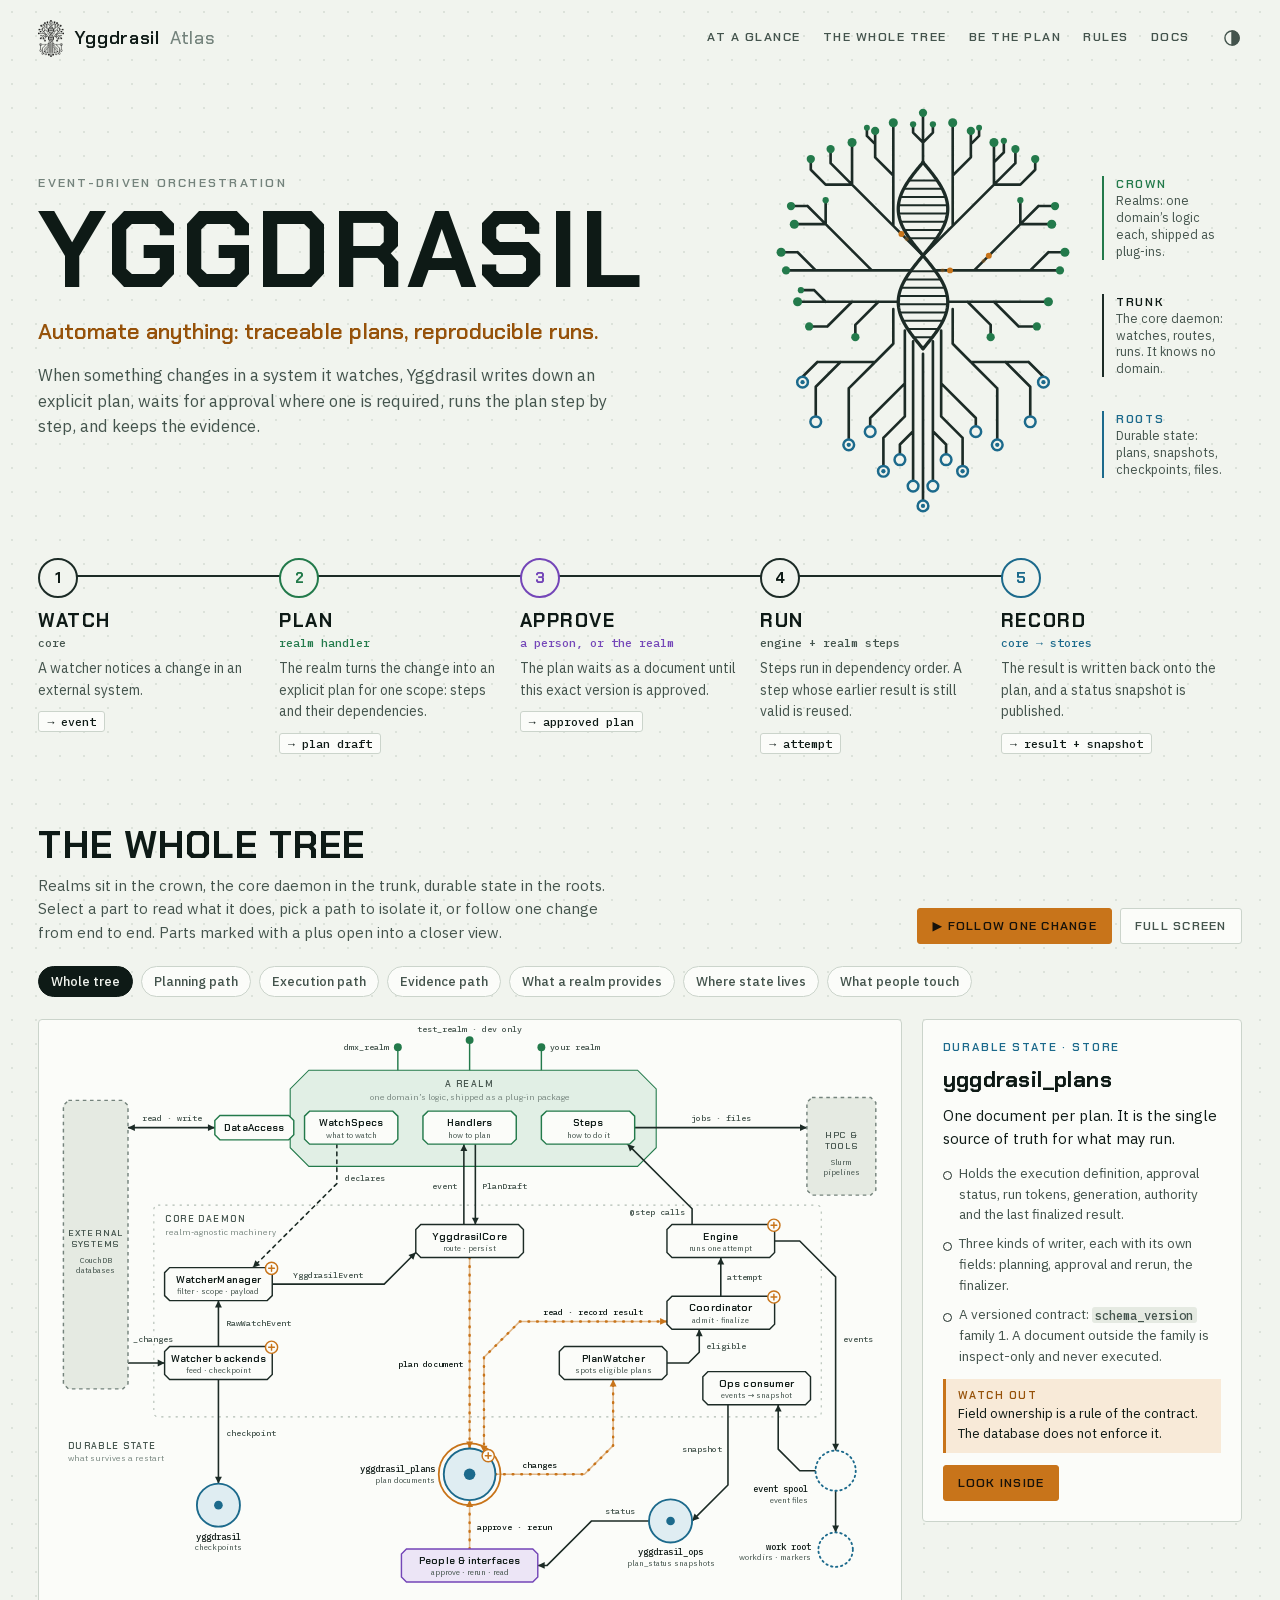
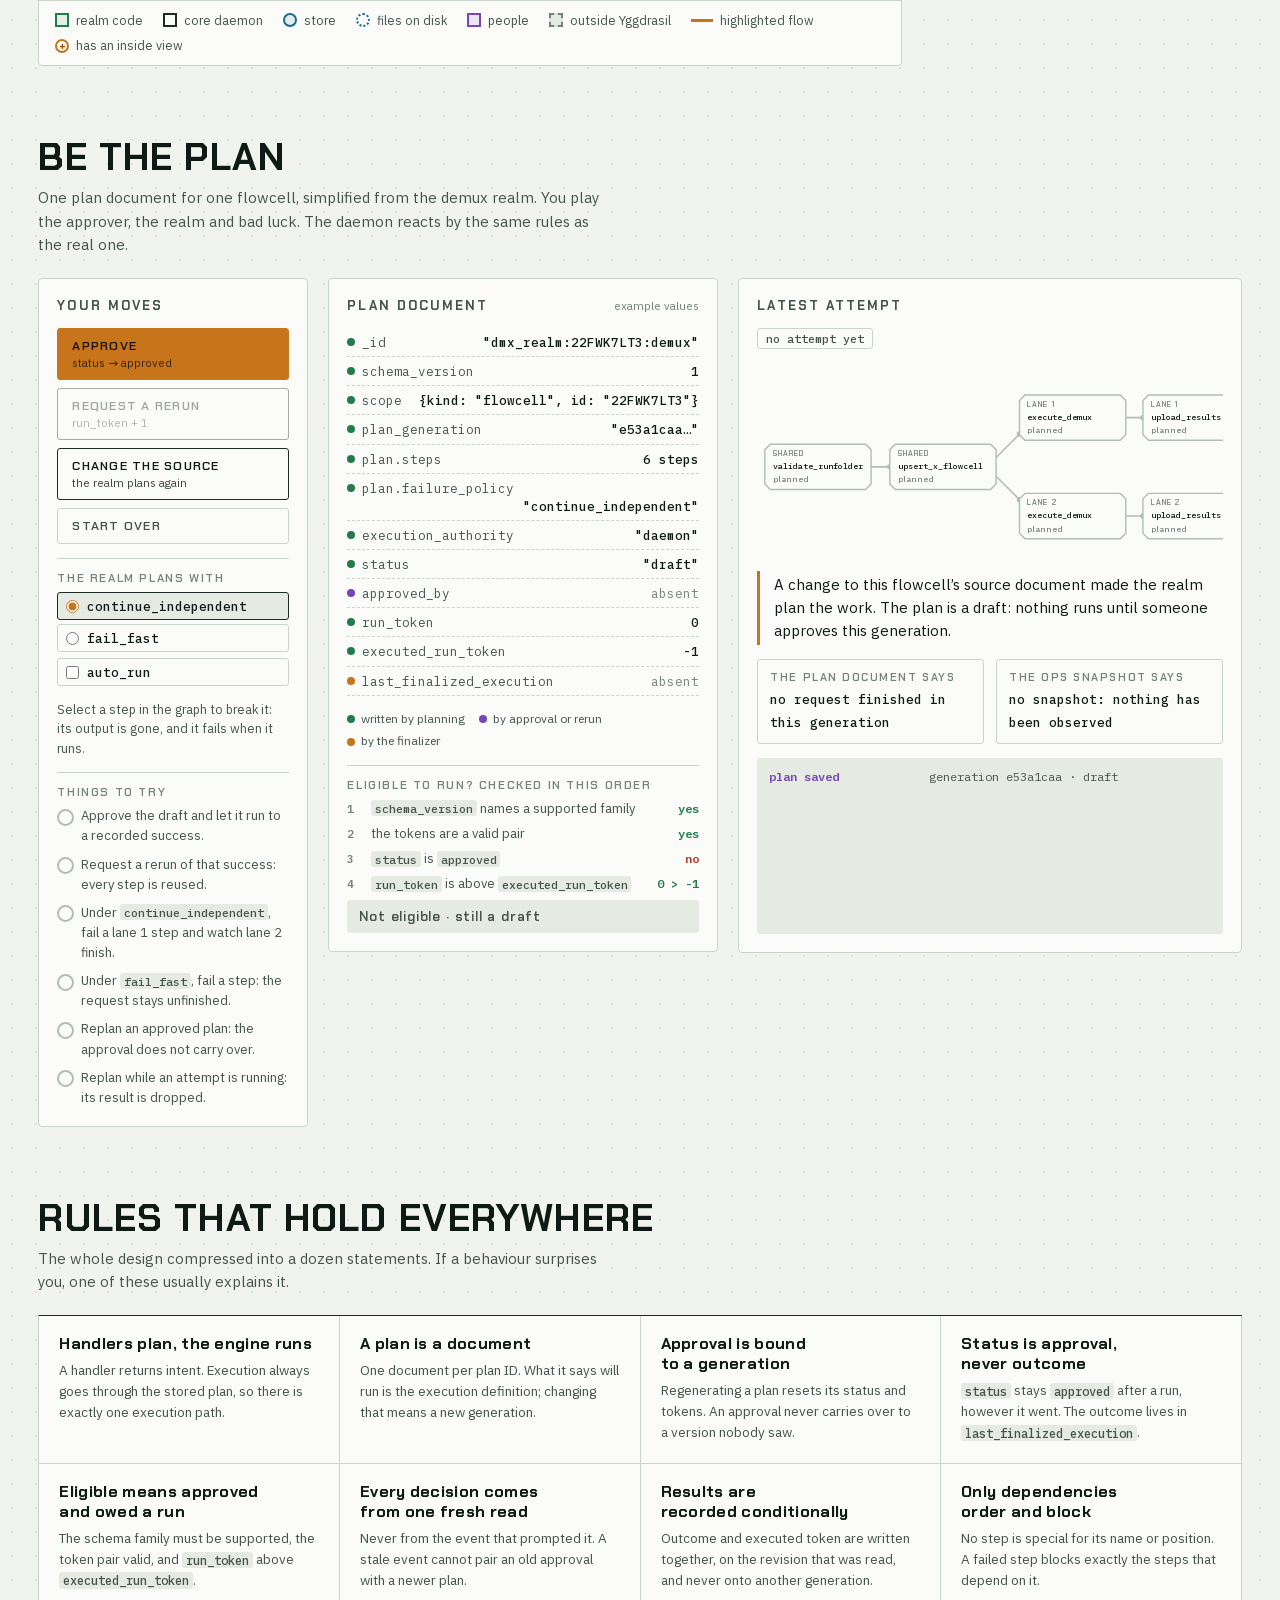
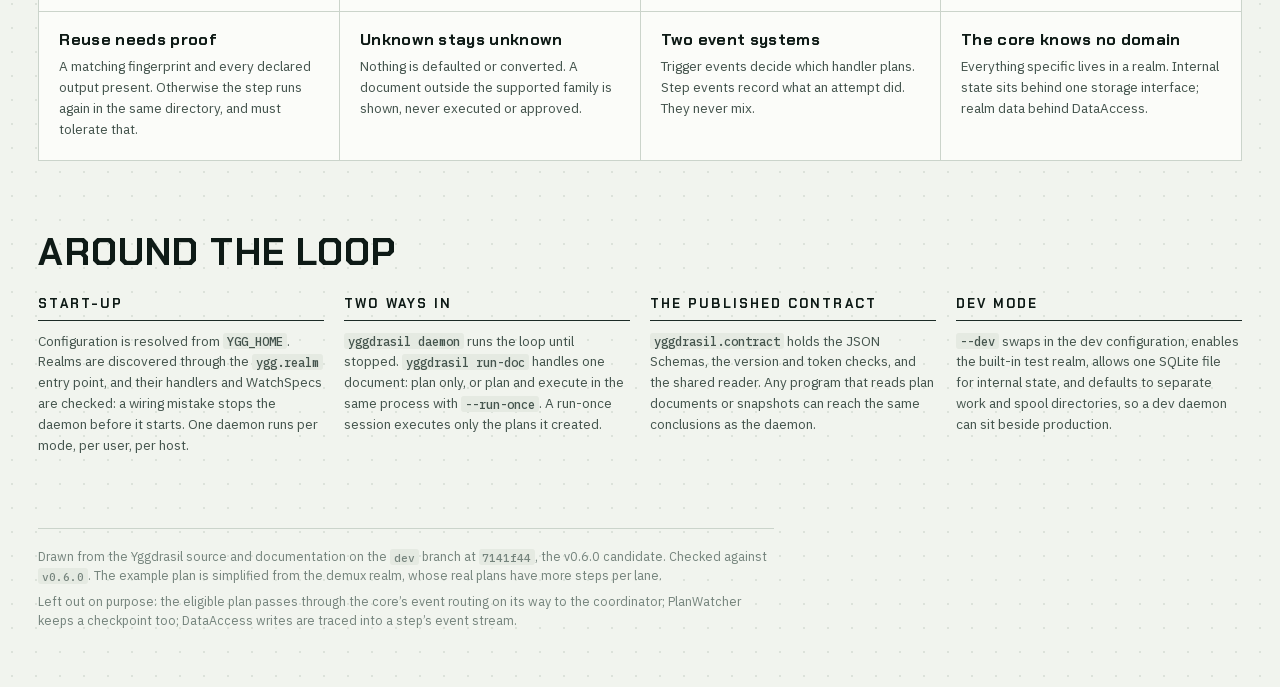
<file: docs/architecture/atlas/index.html>
<!doctype html>
<html lang="en">
<head>
<meta charset="utf-8">
<meta name="viewport" content="width=device-width, initial-scale=1, viewport-fit=cover">
<title>Yggdrasil Atlas</title>
<meta name="description" content="An interactive map of how Yggdrasil works. Follow one change from a watcher to execution, look inside the coordinator and the engine, and try approving and rerunning a sample plan.">
<link rel="icon" href="../../assets/ygg_logo-dark_mode.png">
<!--
Yggdrasil Atlas, the documentation site's page. Built by
docs/atlas/build_standalone.py from docs/atlas/Yggdrasil_Atlas.html; edit that
file, not this one.

Theme   Uses the light or dark choice saved by the documentation site, or the
        operating system's when there is none, and the switch in the header
        saves its choice there too. ?theme=dark, light or auto in the address
        overrides both.

Fonts   Chakra Petch (The Chakra Petch Project Authors) and IBM Plex Sans and
        IBM Plex Mono (IBM Corp.), Latin subsets, embedded under the SIL Open
        Font License 1.1. The licence texts are in docs/atlas/fonts/.
-->
<style>:root{color-scheme:light}body{margin:0}img{max-width:100%}[hidden]{display:none!important}</style>
<style>
@font-face{font-family:"Chakra Petch";font-style:normal;font-weight:500;font-display:swap;src:url([data-uri]) format("woff2")}
@font-face{font-family:"Chakra Petch";font-style:normal;font-weight:600;font-display:swap;src:url([data-uri]) format("woff2")}
@font-face{font-family:"Chakra Petch";font-style:normal;font-weight:700;font-display:swap;src:url([data-uri]) format("woff2")}
@font-face{font-family:"IBM Plex Mono";font-style:normal;font-weight:400;font-display:swap;src:url([data-uri]) format("woff2")}
@font-face{font-family:"IBM Plex Mono";font-style:normal;font-weight:500;font-display:swap;src:url([data-uri]) format("woff2")}
@font-face{font-family:"IBM Plex Mono";font-style:normal;font-weight:600;font-display:swap;src:url([data-uri]) format("woff2")}
@font-face{font-family:"IBM Plex Sans";font-style:normal;font-weight:400 600;font-display:swap;src:url([data-uri]) format("woff2")}
</style>
<style>
/* Layout: a circuit-trace tree after the project logo. Crown = realms, trunk = core daemon, roots = durable state. */
:root{
  --paper:#F1F4EE; --panel:#FBFCF9; --sunk:#E5EAE2; --grid:#DCE2DA;
  --ink:#0E1A16; --ink-2:#44544D; --ink-3:#74837C;
  --line:#CBD4CB; --trace:#1C2B26; --trace-dim:#B1BDB4;
  --realm:#237A4B; --realm-bg:#E1EFE5;
  --store:#1C6A8C; --store-bg:#DFEDF2;
  --people:#7446B8; --people-bg:#ECE5F6;
  --flow:#C8741A; --flow-ink:#96520A; --flow-bg:#F8EAD8;
  --bad:#B53A2A; --bad-bg:#F7E3DF;
  --logo-filter:none;
  --display:"Chakra Petch","Avenir Next Condensed","Arial Narrow",system-ui,sans-serif;
  --body:"IBM Plex Sans","Segoe UI",system-ui,-apple-system,sans-serif;
  --mono:"IBM Plex Mono",ui-monospace,"SF Mono",Menlo,Consolas,monospace;
}
@media (prefers-color-scheme: dark){
  :root:not([data-theme="light"]){
    --paper:#0C1412; --panel:#121D1A; --sunk:#0A100E; --grid:#17231F;
    --ink:#E7EEE9; --ink-2:#A6B6AE; --ink-3:#77877F;
    --line:#26352F; --trace:#C9DAD1; --trace-dim:#3A4C45;
    --realm:#62CB8D; --realm-bg:#12291D;
    --store:#62B9DA; --store-bg:#0F2630;
    --people:#B79AF2; --people-bg:#211A33;
    --flow:#F2A64A; --flow-ink:#F2A64A; --flow-bg:#33230F;
    --bad:#F07B66; --bad-bg:#351713;
    --logo-filter:invert(1);
    color-scheme:dark;
  }
}
:root[data-theme="dark"]{
  --paper:#0C1412; --panel:#121D1A; --sunk:#0A100E; --grid:#17231F;
  --ink:#E7EEE9; --ink-2:#A6B6AE; --ink-3:#77877F;
  --line:#26352F; --trace:#C9DAD1; --trace-dim:#3A4C45;
  --realm:#62CB8D; --realm-bg:#12291D;
  --store:#62B9DA; --store-bg:#0F2630;
  --people:#B79AF2; --people-bg:#211A33;
  --flow:#F2A64A; --flow-ink:#F2A64A; --flow-bg:#33230F;
  --bad:#F07B66; --bad-bg:#351713;
  --logo-filter:invert(1);
  color-scheme:dark;
}
*{box-sizing:border-box}
body{background:var(--paper);background-image:radial-gradient(var(--grid) 1px,transparent 1.5px);background-size:24px 24px;color:var(--ink);font:400 15px/1.55 var(--body);-webkit-font-smoothing:antialiased}
.wrap{max-width:1340px;margin:0 auto;padding-block:20px 56px;padding-left:max(16px,3vw,env(safe-area-inset-left,0px));padding-right:max(16px,3vw,env(safe-area-inset-right,0px));display:flex;flex-direction:column;gap:72px}
h1,h2,h3,h4,p,ol,ul,dl,dd,figure{margin:0}
ol,ul{padding:0;list-style:none}
code{font:500 .9em var(--mono);background:var(--sunk);padding:.05em .32em;border-radius:3px;white-space:nowrap}
a{color:inherit}
button{font:inherit;color:inherit}
:focus-visible{outline:2px solid var(--flow);outline-offset:2px}

/* header */
.top{display:grid;grid-template-columns:minmax(0,1fr) auto auto;grid-template-areas:"brand nav mode";align-items:center;gap:12px 24px}
.brand{grid-area:brand;justify-self:start;display:flex;align-items:center;gap:10px;text-decoration:none;font:600 18px var(--display);letter-spacing:.04em}
.brand img{width:26px;height:auto;filter:var(--logo-filter)}
.brand em{font-style:normal;color:var(--ink-3);font-weight:500}
.top nav{grid-area:nav;display:flex;flex-wrap:wrap;gap:4px 22px}
.top nav a{font:600 12.5px var(--display);letter-spacing:.12em;text-transform:uppercase;text-decoration:none;color:var(--ink-2);padding:6px 0;border-bottom:2px solid transparent}
.top nav a:hover{color:var(--ink);border-bottom-color:var(--flow)}
/* theme switch: the icon shows the current choice, as in the documentation's header */
.mode{grid-area:mode;display:grid;place-items:center;width:36px;height:36px;margin:-3px -8px -3px 0;padding:0;border:0;border-radius:3px;background:none;color:var(--ink-2);cursor:pointer}
.mode:hover{color:var(--ink)}
.mode svg{width:20px;height:20px;fill:none;stroke:currentColor;stroke-width:1.7;stroke-linecap:round;stroke-linejoin:round}
.mode .m-light,.mode .m-dark,:root[data-theme="light"] .mode .m-auto,:root[data-theme="dark"] .mode .m-auto{display:none}
:root[data-theme="light"] .mode .m-light,:root[data-theme="dark"] .mode .m-dark{display:block}
@media (max-width:860px){.top{grid-template-columns:minmax(0,1fr) auto;grid-template-areas:"brand mode" "nav nav"}}

/* hero */
.hero{display:grid;grid-template-columns:minmax(0,1.15fr) minmax(0,.85fr);gap:28px 48px;align-items:center;margin-top:-36px}
.eyebrow{font:600 12.5px var(--display);letter-spacing:.18em;text-transform:uppercase;color:var(--ink-3)}
.hero h1{font:700 clamp(46px,8.6vw,108px)/.92 var(--display);letter-spacing:.02em;text-transform:uppercase;margin:10px 0 18px}
.tag{font:600 clamp(17px,2vw,22px)/1.3 var(--display);color:var(--flow-ink);text-wrap:balance}
.lede{margin-top:16px;max-width:58ch;font-size:16.5px;color:var(--ink-2)}
.hero-art{display:flex;align-items:stretch;gap:14px;justify-content:center;min-width:0}
.hero-art canvas{width:min(100%,330px);aspect-ratio:400/520;height:auto;display:block;flex:0 1 330px;min-width:0}
.art-key{display:flex;flex-direction:column;justify-content:space-between;padding:17% 0 9%;flex:0 0 132px;min-width:0}
.art-key li{font-size:12.5px;line-height:1.35;color:var(--ink-2);padding-left:12px;border-left:2px solid var(--line)}
.art-key b{display:block;font:600 12px var(--display);letter-spacing:.14em;text-transform:uppercase}
.art-key .k1 b{color:var(--realm)} .art-key .k1{border-color:var(--realm)}
.art-key .k2 b{color:var(--ink)} .art-key .k2{border-color:var(--trace)}
.art-key .k3 b{color:var(--store)} .art-key .k3{border-color:var(--store)}

.beats{grid-column:1/-1;display:grid;grid-template-columns:repeat(5,minmax(0,1fr));counter-reset:b;position:relative;margin-top:8px}
.beats::before{content:"";position:absolute;left:17px;right:calc(20% - 19px);top:17px;height:2.5px;background:var(--trace)}
.beats::after{content:"";position:absolute;top:13px;left:17px;width:11px;height:11px;border-radius:50%;background:var(--flow);box-shadow:0 0 0 4px var(--flow-bg);animation:run 9s linear infinite}
@keyframes run{from{left:17px}to{left:calc(80% + 12px)}}
.beats li{counter-increment:b;position:relative;padding:50px 18px 0 0;min-width:0}
.beats li::before{content:counter(b);position:absolute;left:0;top:0;width:36px;height:36px;border-radius:50%;border:2.5px solid var(--c,var(--trace));background:var(--paper);display:grid;place-items:center;font:700 15px var(--display);color:var(--c,var(--ink));z-index:1}
.beats h3{font:700 19px var(--display);letter-spacing:.08em;text-transform:uppercase}
.beats .who{font:500 11.5px var(--mono);color:var(--c,var(--ink-2));margin:2px 0 8px}
.beats p{font-size:14px;color:var(--ink-2);max-width:30ch}
.beats .makes{display:inline-block;margin-top:10px;font:500 11.5px var(--mono);color:var(--ink);border:1px solid var(--line);background:var(--panel);padding:2px 8px;border-radius:3px}
.b-realm{--c:var(--realm)} .b-people{--c:var(--people)} .b-store{--c:var(--store)}

/* sections */
.sec{display:flex;flex-direction:column;gap:22px;min-width:0}
.sec-head{display:flex;flex-wrap:wrap;align-items:flex-end;justify-content:space-between;gap:12px 32px}
.sec-head h2{font:700 clamp(26px,3.4vw,38px)/1.05 var(--display);letter-spacing:.03em;text-transform:uppercase;text-wrap:balance}
.sec-head p{max-width:64ch;color:var(--ink-2);margin-top:8px}
.btn{font:600 12.5px var(--display);letter-spacing:.1em;text-transform:uppercase;border:1.5px solid var(--trace);background:var(--panel);color:var(--ink);padding:9px 14px;border-radius:3px;cursor:pointer;text-align:left}
.btn:hover:not(:disabled){background:var(--ink);color:var(--paper)}
.btn:disabled{opacity:.38;cursor:not-allowed}
.btn.go{background:var(--flow);border-color:var(--flow);color:#17120A}
.btn.go:hover:not(:disabled){background:var(--ink);border-color:var(--ink);color:var(--paper)}
.btn.quiet{border-color:var(--line);color:var(--ink-2)}

/* map */
.lenses{display:flex;flex-wrap:wrap;gap:8px;align-items:center}
.lens{font:500 13px var(--body);border:1px solid var(--line);background:var(--panel);color:var(--ink-2);padding:6px 12px;border-radius:99px;cursor:pointer}
.lens:hover{border-color:var(--trace);color:var(--ink)}
.lens[aria-pressed="true"]{background:var(--ink);border-color:var(--ink);color:var(--paper)}
.lenses .sp{flex:1 1 auto}
.stage{display:grid;grid-template-columns:minmax(0,1fr) 320px;gap:20px;align-items:start}
.map-card{background:var(--panel);border:1px solid var(--line);border-radius:4px;min-width:0}
.map-scroll{overflow-x:auto}
.map{display:block;width:100%;min-width:860px;height:auto}
.legend{display:flex;flex-wrap:wrap;gap:6px 20px;padding:10px 16px;border-top:1px solid var(--line);font-size:12.5px;color:var(--ink-2)}
.legend span{display:inline-flex;align-items:center;gap:7px}
.legend i{width:14px;height:14px;display:inline-block;border:2px solid var(--trace);background:var(--panel)}
.legend .l-realm{border-color:var(--realm);background:var(--realm-bg)}
.legend .l-store{border-color:var(--store);background:var(--store-bg);border-radius:50%}
.legend .l-file{border-color:var(--store);border-style:dotted;border-radius:50%}
.legend .l-people{border-color:var(--people);background:var(--people-bg)}
.legend .l-out{border-color:var(--ink-3);border-style:dashed;background:var(--sunk)}
.legend .l-flow{border:0;height:3px;width:22px;background:var(--flow)}
.panel{background:var(--panel);border:1px solid var(--line);border-radius:4px;padding:20px;display:flex;flex-direction:column;gap:12px;min-width:0;position:sticky;top:calc(12px + env(safe-area-inset-top,0px))}
.kick{font:600 11.5px var(--display);letter-spacing:.16em;text-transform:uppercase;color:var(--ink-3)}
.kick.k-realm{color:var(--realm)} .kick.k-store,.kick.k-file{color:var(--store)} .kick.k-people{color:var(--people)} .kick.k-tour{color:var(--flow-ink)}
.panel h3{font:700 22px/1.15 var(--display);letter-spacing:.02em}
.panel .what{color:var(--ink);font-size:15px}
.panel ul,.panel ol{display:flex;flex-direction:column;gap:8px}
.panel li{font-size:13.5px;color:var(--ink-2);padding-left:16px;position:relative}
.panel ul li::before{content:"";position:absolute;left:0;top:.62em;width:7px;height:7px;border-radius:50%;border:1.8px solid var(--trace)}
.panel ol{counter-reset:s}
.panel ol li{counter-increment:s;padding-left:24px}
.panel ol li::before{content:counter(s);position:absolute;left:0;top:.1em;font:600 11.5px var(--mono);color:var(--ink-3)}
.panel .note{font-size:13px;color:var(--ink);background:var(--flow-bg);border-left:3px solid var(--flow);padding:9px 12px}
.panel .note b{font:600 11px var(--display);letter-spacing:.14em;text-transform:uppercase;color:var(--flow-ink);display:block;margin-bottom:2px}
.panel .cap{font:500 17px/1.4 var(--body);color:var(--ink)}
.panel .row{display:flex;flex-wrap:wrap;gap:8px}
.panel .link{background:none;border:0;padding:0;color:var(--ink);text-decoration:underline;text-decoration-color:var(--trace-dim);text-underline-offset:3px;cursor:pointer;font:inherit}
.dots{display:flex;gap:4px;flex-wrap:wrap}
.dots i{width:14px;height:4px;background:var(--line);border-radius:2px}
.dots i.on{background:var(--flow)}

.map .zone-crown{fill:var(--realm-bg);stroke:var(--realm);stroke-width:1.5}
.map .zone-daemon{fill:none;stroke:var(--trace-dim);stroke-width:1.5;stroke-dasharray:3 7}
.map .zl{font:600 12.5px var(--display);letter-spacing:.16em;fill:var(--ink-2)}
.map .zs{font:400 11.5px var(--body);fill:var(--ink-3)}
.map .chip-dot{fill:var(--realm)}
.map .chip-line{stroke:var(--realm);stroke-width:2;fill:none}
.map .chip-t{font:500 11.5px var(--mono);fill:var(--ink-2)}
.edge,.node{transition:opacity .25s}
.edge .base{fill:none;stroke:var(--trace);stroke-width:2.2;stroke-linejoin:round;stroke-linecap:round}
.edge.dashed .base{stroke-dasharray:5 6}
.edge .head{fill:var(--trace)}
.edge .flow{fill:none;stroke:var(--flow);stroke-width:3.4;stroke-linecap:round;stroke-linejoin:round;stroke-dasharray:1 11;opacity:0}
.edge.on .base{stroke:var(--flow);opacity:.5}
.edge.on .head{fill:var(--flow)}
.edge.on .flow{opacity:1;animation:march .9s linear infinite}
.edge.bi.on .flow{animation:none}
@keyframes march{to{stroke-dashoffset:-12}}
.edge .elab{font:500 11.5px var(--mono);fill:var(--ink-2);paint-order:stroke;stroke:var(--panel);stroke-width:5px;stroke-linejoin:round}
.edge.on .elab{fill:var(--ink)}
.dim{opacity:.14}
.node{cursor:pointer;outline:none}
.node .bx{fill:var(--panel);stroke:var(--trace);stroke-width:2}
.node.k-realm .bx{stroke:var(--realm)}
.node.k-people .bx{stroke:var(--people);fill:var(--people-bg)}
.node.k-out .bx{stroke:var(--ink-3);stroke-dasharray:5 5;fill:var(--sunk)}
.node .nl{font:600 14px var(--display);fill:var(--ink);letter-spacing:.01em}
.node .ns{font:400 11px var(--body);fill:var(--ink-2)}
.node .bl{font:600 12px var(--display);letter-spacing:.14em;fill:var(--ink-2)}
.node .rg{fill:var(--store-bg);stroke:var(--store);stroke-width:2.6}
.node.k-file .rg{fill:var(--panel);stroke-dasharray:2 5;stroke-linecap:round}
.node .dot{fill:var(--store)}
.node .rl{font:500 12.5px var(--mono);fill:var(--ink)}
.node .rs{font:400 11px var(--body);fill:var(--ink-2)}
.node .halo{fill:none;stroke:var(--flow);stroke-width:2.5;opacity:0}
.node:hover .bx,.node:hover .rg{stroke-width:3.2}
.node.sel .halo,.node.lit .halo{opacity:1}
.node:focus-visible .halo{opacity:1;stroke:var(--ink)}
#map:fullscreen{background:var(--paper);padding:24px;overflow:auto}

.node .zoom{fill:var(--panel);stroke:var(--flow);stroke-width:2}
.node .zoom-p{stroke:var(--flow);stroke-width:2;stroke-linecap:round;fill:none}
.legend .l-zoom{border-color:var(--flow);border-radius:50%;display:inline-grid;place-items:center;font:700 11px/1 var(--display);font-style:normal;color:var(--flow-ink)}
.inside{display:flex;flex-direction:column;gap:16px;min-width:0}
.in-top{display:flex;flex-wrap:wrap;gap:12px 22px;align-items:flex-start}
.in-top h3{font:700 clamp(21px,2.4vw,27px)/1.1 var(--display);letter-spacing:.02em}
.in-top p{color:var(--ink-2);max-width:78ch;margin-top:5px}
.in-story{font-size:15.5px;color:var(--ink);border-left:3px solid var(--flow);padding:4px 0 4px 14px;max-width:100ch;min-height:3.3em}
.board-scroll{overflow-x:auto;padding-bottom:6px}
.board{display:grid;grid-auto-flow:column;grid-auto-columns:minmax(196px,1fr);gap:14px;align-items:start;counter-reset:ph}
.ph{background:var(--panel);border:1px solid var(--line);border-top:2.5px solid var(--trace);border-radius:4px;padding:14px 12px;display:flex;flex-direction:column;gap:10px;min-width:0}
.ph h4{font:700 14.5px/1.25 var(--display);letter-spacing:.06em;text-transform:uppercase;display:flex;gap:8px;align-items:center;margin:0}
.board.seq .ph{counter-increment:ph}
.board.seq .ph h4::before{content:counter(ph);flex:none;display:grid;place-items:center;width:22px;height:22px;border-radius:50%;border:2px solid var(--trace);font-size:12px;letter-spacing:0}
.ph>p{font-size:12.5px;color:var(--ink-2)}
.ph ul{display:flex;flex-direction:column;gap:8px}
.rw{border:1px solid var(--line);border-radius:3px;padding:8px 10px;font-size:12.5px;line-height:1.45;color:var(--ink-2);background:var(--paper);transition:opacity .2s}
.rw b{display:block;font:600 13px/1.3 var(--body);color:var(--ink);margin-bottom:2px}
.rw code{white-space:normal;overflow-wrap:anywhere}
.rw .ex{display:flex;flex-direction:column;gap:2px;margin-top:7px;padding-top:6px;border-top:1px dashed var(--line);font-size:12px}
.rw .ex code{align-self:flex-start;font-weight:600;background:none;padding:0;color:var(--ink)}
.rw .ex.k-keep code{color:var(--flow-ink)}
.rw .ex.k-drop code{color:var(--bad)}
.rw .ex.k-ok code{color:var(--realm)}
.board.tracing .rw{opacity:.28}
.board.tracing .rw.pass{opacity:1}
.board.tracing .rw.pass b::after{content:" \2713";color:var(--realm)}
.board.tracing .rw.hit{opacity:1;border-color:var(--flow);background:var(--flow-bg);box-shadow:0 0 0 1px var(--flow)}
/* simulator */
.sim{display:grid;grid-template-columns:270px minmax(300px,390px) minmax(0,1fr);gap:20px;align-items:start}
.card{background:var(--panel);border:1px solid var(--line);border-radius:4px;padding:18px;min-width:0;display:flex;flex-direction:column;gap:14px}
.card h3{font:700 13px var(--display);letter-spacing:.16em;text-transform:uppercase;color:var(--ink-2);display:flex;flex-wrap:wrap;gap:6px 10px;align-items:baseline;justify-content:space-between}
.card h3 small{font:400 11.5px var(--body);letter-spacing:0;text-transform:none;color:var(--ink-3)}
.ctl{display:flex;flex-direction:column;gap:8px}
.ctl .btn{width:100%}
.ctl small{display:block;font:400 11.5px var(--body);letter-spacing:0;text-transform:none;opacity:.8;margin-top:1px}
.field{display:flex;flex-direction:column;gap:6px;border-top:1px solid var(--line);padding-top:12px}
.field>span{font:600 11.5px var(--display);letter-spacing:.14em;text-transform:uppercase;color:var(--ink-3)}
.seg{display:grid;grid-template-columns:1fr;gap:4px}
.seg label,.chk{display:flex;gap:8px;align-items:center;font:500 12.5px var(--mono);cursor:pointer;padding:5px 8px;border:1px solid var(--line);border-radius:3px}
.seg input,.chk input{accent-color:var(--flow);margin:0}
.seg label:has(input:checked),.chk:has(input:checked){border-color:var(--trace);background:var(--sunk)}
.hint{font-size:12.5px;color:var(--ink-2)}
.quests{display:flex;flex-direction:column;gap:8px}
.quests li{font-size:13px;color:var(--ink-2);padding-left:24px;position:relative}
.quests li::before{content:"";position:absolute;left:0;top:.2em;width:13px;height:13px;border-radius:50%;border:2px solid var(--trace-dim)}
.quests li.done{color:var(--ink)}
.quests li.done::before{border-color:var(--realm);background:var(--realm)}
.doc{display:flex;flex-direction:column;font:400 12.5px/1.45 var(--mono)}
.doc>div{display:flex;flex-wrap:wrap;align-items:baseline;gap:0 14px;padding:5px 0;border-bottom:1px dashed var(--line)}
.doc dt{color:var(--ink-2);display:flex;align-items:baseline;gap:7px;white-space:nowrap}
.doc dt i{width:8px;height:8px;border-radius:50%;flex:none;background:var(--realm);transform:translateY(-1px)}
.doc dt i.w-appr{background:var(--people)} .doc dt i.w-fin{background:var(--flow)}
.doc dd{margin-left:auto;text-align:right;min-width:0;color:var(--ink);overflow-wrap:anywhere;font-weight:500}
.doc dd.none{color:var(--ink-3);font-weight:400}
.doc dd.flash{animation:flash 1.1s ease-out}
@keyframes flash{from{background:var(--flow-bg);box-shadow:0 0 0 4px var(--flow-bg)}to{background:transparent;box-shadow:0 0 0 4px transparent}}
.who-key{display:flex;flex-wrap:wrap;gap:4px 14px;font-size:12px;color:var(--ink-2)}
.who-key span{display:inline-flex;align-items:center;gap:6px}
.who-key i{width:8px;height:8px;border-radius:50%;background:var(--realm)}
.who-key .w-appr{background:var(--people)} .who-key .w-fin{background:var(--flow)}
.elig{display:flex;flex-direction:column;gap:5px;counter-reset:e}
.elig li{counter-increment:e;font-size:13px;color:var(--ink-2);display:grid;grid-template-columns:18px minmax(0,1fr) auto;gap:6px;align-items:baseline}
.elig li::before{content:counter(e);font:600 11.5px var(--mono);color:var(--ink-3)}
.elig b{font:600 12px var(--mono)}
.elig .y b{color:var(--realm)} .elig .n b{color:var(--bad)}
.verdict{font:600 13.5px var(--display);letter-spacing:.06em;padding:8px 12px;border-radius:3px;background:var(--sunk);color:var(--ink-2)}
.verdict.yes{background:var(--realm-bg);color:var(--realm)}
.say{font-size:15px;color:var(--ink);border-left:3px solid var(--flow);padding:2px 0 2px 14px;min-height:4.6em}
.att-id{font:500 12px var(--mono);color:var(--ink-2);overflow-wrap:anywhere}
.chips{display:flex;flex-wrap:wrap;gap:6px}
.chipx{font:500 11.5px var(--mono);padding:2px 8px;border-radius:3px;border:1px solid var(--line);color:var(--ink-2);background:var(--panel)}
.chipx.run{border-color:var(--flow);color:var(--flow-ink);background:var(--flow-bg)}
.chipx.ok{border-color:var(--realm);color:var(--realm);background:var(--realm-bg)}
.chipx.bad{border-color:var(--bad);color:var(--bad);background:var(--bad-bg)}
.dag-scroll{overflow-x:auto}
.dag{display:block;width:100%;min-width:500px;height:auto}
.dag .tr{fill:none;stroke:var(--trace-dim);stroke-width:2;stroke-linecap:round}
.dag .hd{fill:var(--trace-dim)}
.stp{cursor:pointer;outline:none}
.stp .bx{fill:var(--panel);stroke:var(--trace-dim);stroke-width:1.8}
.stp .tg{font:600 9.5px var(--display);letter-spacing:.14em;fill:var(--ink-3)}
.stp .nm{font:500 10.5px var(--mono);fill:var(--ink)}
.stp .state{font:500 10.5px var(--body);fill:var(--ink-3)}
.stp .brk{font:600 9.5px var(--display);letter-spacing:.08em;fill:var(--bad);opacity:0}
.stp.broken .brk{opacity:1}
.stp:hover .bx{stroke-width:2.8}
.stp:focus-visible .bx{stroke:var(--ink);stroke-width:2.8}
.stp.st-running .bx{stroke:var(--flow);stroke-width:2.8;fill:var(--flow-bg)} .stp.st-running .state{fill:var(--flow-ink)}
.stp.st-succeeded .bx{stroke:var(--realm);fill:var(--realm-bg)} .stp.st-succeeded .state{fill:var(--realm)}
.stp.st-reused .bx{stroke:var(--realm);stroke-dasharray:6 4} .stp.st-reused .state{fill:var(--realm)}
.stp.st-failed .bx{stroke:var(--bad);fill:var(--bad-bg)} .stp.st-failed .state{fill:var(--bad)}
.stp.st-blocked .bx{stroke:var(--ink-3);fill:var(--sunk);stroke-dasharray:2 4}
.stp.st-unreached .bx{stroke-dasharray:2 4}
.two{display:grid;grid-template-columns:repeat(2,minmax(0,1fr));gap:12px}
.two>div{border:1px solid var(--line);border-radius:3px;padding:10px 12px;min-width:0}
.two b{display:block;font:600 11px var(--display);letter-spacing:.14em;text-transform:uppercase;color:var(--ink-3);margin-bottom:3px}
.two span{font:500 12.5px/1.45 var(--mono);overflow-wrap:anywhere}
.log{font:400 12px/1.5 var(--mono);background:var(--sunk);border-radius:3px;padding:10px 12px;height:176px;overflow-y:auto;display:flex;flex-direction:column;gap:1px}
.log li{display:grid;grid-template-columns:150px minmax(0,1fr);gap:10px;color:var(--ink-2)}
.log li b{font-weight:600;color:var(--ink)}
.log .t-ok b{color:var(--realm)} .log .t-bad b{color:var(--bad)} .log .t-step b,.log .t-plan b{color:var(--flow-ink)} .log .t-doc b{color:var(--people)}
.log span{overflow-wrap:anywhere}

/* rules + around */
.rules{display:grid;grid-template-columns:repeat(auto-fill,minmax(270px,1fr));gap:0;border-top:1.5px solid var(--trace);border-left:1px solid var(--line)}
.rules li{padding:18px 20px 20px;border-right:1px solid var(--line);border-bottom:1px solid var(--line);background:var(--panel);min-width:0}
.rules h3{font:700 16px/1.25 var(--display);letter-spacing:.02em;margin-bottom:6px;text-wrap:balance}
.rules p{font-size:13.5px;color:var(--ink-2)}
.around{display:grid;grid-template-columns:repeat(auto-fit,minmax(250px,1fr));gap:20px}
.around h3{font:700 13px var(--display);letter-spacing:.16em;text-transform:uppercase;color:var(--ink);padding-bottom:8px;border-bottom:1.5px solid var(--trace);margin-bottom:10px}
.around p{font-size:13.5px;color:var(--ink-2)}
footer{border-top:1px solid var(--line);padding-top:18px;font-size:12.5px;color:var(--ink-3);display:flex;flex-direction:column;gap:6px;max-width:92ch}

@media (max-width:1180px){
  .stage{grid-template-columns:minmax(0,1fr)}
  .panel{position:static}
  .sim{grid-template-columns:minmax(0,1fr) minmax(0,1.5fr)}
  .sim .c-ctl{grid-column:1/-1}
  .stage.touring .panel{order:-1;min-height:236px}
  .c-ctl .ctl{display:grid;grid-template-columns:repeat(auto-fit,minmax(200px,1fr))}
}
@media (max-width:1000px){
  .sim{grid-template-columns:minmax(0,1fr)}
}
@media (max-width:760px){
  .wrap{gap:56px}
  .hero{grid-template-columns:minmax(0,1fr);margin-top:0}
  .art-key{flex-basis:118px}
  .beats{grid-template-columns:minmax(0,1fr);gap:22px}
  .beats::before{left:17px;right:auto;top:17px;bottom:60px;width:2.5px;height:auto}
  .beats::after{display:none}
  .beats li{padding:4px 0 0 52px}
  .beats p{max-width:none}
  .log li{grid-template-columns:minmax(0,1fr)}
  .log li span{padding-left:12px}
}
@media (prefers-reduced-motion:reduce){
  .beats::after{animation:none;display:none}
  .edge.on .flow{animation:none}
  .doc dd.flash{animation:none}
  .edge,.node,.rw{transition:none}
}
</style>
<script>
(function(){
  var root=document.documentElement;
  function set(t){
    if(t==='dark'||t==='light'){root.setAttribute('data-theme',t);}
    else if(t==='auto'){root.removeAttribute('data-theme');}
  }
  var m=/[?&]theme=(dark|light|auto)(?:&|$)/.exec(location.search);
  if(m){set(m[1]);}
  window.addEventListener('message',function(e){
    if(e.origin!==location.origin){return;}
    var d=e.data;
    if(d&&d.type==='yggdrasil-atlas:theme'){set(d.theme);}
  });
})();
</script>
<script>
(function(){
  if(/[?&]theme=/.test(location.search)){return;}
  var root=document.documentElement;
  var key=new URL("../../",location.href).pathname+'.__palette';
  function apply(){
    var color=null;
    try{color=(JSON.parse(localStorage.getItem(key))||{}).color||null;}catch(e){}
    if(!color||color.media==='(prefers-color-scheme)'){root.removeAttribute('data-theme');}
    else{root.setAttribute('data-theme',color.scheme==='slate'?'dark':'light');}
  }
  apply();
  window.addEventListener('storage',function(e){if(e.key===key){apply();}});
  window.addEventListener('pageshow',function(e){if(e.persisted){apply();}});
  window.addEventListener('yggdrasil-atlas:theme-change',function(e){
    var t=e.detail,index={auto:0,light:1,dark:2}[t];
    if(index===undefined){return;}
    var color=t==='auto'
      ?{media:'(prefers-color-scheme)',scheme:matchMedia('(prefers-color-scheme: light)').matches?'default':'slate'}
      :{media:'(prefers-color-scheme: '+t+')',scheme:t==='dark'?'slate':'default'};
    try{localStorage.setItem(key,JSON.stringify({index:index,color:color}));}catch(err){}
  });
})();
</script>
</head>
<body>
<div class="wrap">

<header class="top">
  <a class="brand" href="../../" title="Yggdrasil documentation"><img alt="" src="[data-uri]"><span>Yggdrasil</span><em>Atlas</em></a>
  <nav aria-label="Sections">
    <a href="#glance">At a glance</a>
    <a href="#map">The whole tree</a>
    <a href="#plan">Be the plan</a>
    <a href="#rules">Rules</a>
    <a href="../../">Docs</a>
  </nav>
  <button class="mode" id="modeBtn" type="button" aria-label="Switch to light mode" title="Switch to light mode"><svg class="m-auto" viewBox="0 0 24 24" aria-hidden="true"><circle cx="12" cy="12" r="8.5"/><path d="M12 3.5a8.5 8.5 0 0 1 0 17z" fill="currentColor"/></svg><svg class="m-light" viewBox="0 0 24 24" aria-hidden="true"><circle cx="12" cy="12" r="4.2"/><path d="M12 2.6v2.4M12 19v2.4M2.6 12H5M19 12h2.4M5.4 5.4l1.7 1.7M16.9 16.9l1.7 1.7M5.4 18.6l1.7-1.7M16.9 7.1l1.7-1.7"/></svg><svg class="m-dark" viewBox="0 0 24 24" aria-hidden="true"><path d="M20 14.5A8.5 8.5 0 0 1 9.5 4a8.5 8.5 0 1 0 10.5 10.5z"/></svg></button>
</header>

<section id="glance" class="hero">
  <div>
    <p class="eyebrow">Event-driven orchestration</p>
    <h1>Yggdrasil</h1>
    <p class="tag">Automate anything: traceable plans, reproducible runs.</p>
    <p class="lede">When something changes in a system it watches, Yggdrasil writes down an explicit plan, waits for approval where one is required, runs the plan step by step, and keeps the evidence.</p>
  </div>
  <div class="hero-art">
    <canvas id="art" width="400" height="520" role="img" aria-label="A tree drawn as circuit traces: branches end in filled dots, the trunk is a double helix, roots end in rings."></canvas>
    <ul class="art-key">
      <li class="k1"><b>Crown</b>Realms: one domain&rsquo;s logic each, shipped as plug-ins.</li>
      <li class="k2"><b>Trunk</b>The core daemon: watches, routes, runs. It knows no domain.</li>
      <li class="k3"><b>Roots</b>Durable state: plans, snapshots, checkpoints, files.</li>
    </ul>
  </div>
  <ol class="beats">
    <li><h3>Watch</h3><div class="who">core</div><p>A watcher notices a change in an external system.</p><span class="makes">&rarr; event</span></li>
    <li class="b-realm"><h3>Plan</h3><div class="who">realm handler</div><p>The realm turns the change into an explicit plan for one scope: steps and their dependencies.</p><span class="makes">&rarr; plan draft</span></li>
    <li class="b-people"><h3>Approve</h3><div class="who">a person, or the realm</div><p>The plan waits as a document until this exact version is approved.</p><span class="makes">&rarr; approved plan</span></li>
    <li><h3>Run</h3><div class="who">engine + realm steps</div><p>Steps run in dependency order. A step whose earlier result is still valid is reused.</p><span class="makes">&rarr; attempt</span></li>
    <li class="b-store"><h3>Record</h3><div class="who">core &rarr; stores</div><p>The result is written back onto the plan, and a status snapshot is published.</p><span class="makes">&rarr; result + snapshot</span></li>
  </ol>
</section>

<section id="map" class="sec">
  <div class="sec-head">
    <div>
      <h2>The whole tree</h2>
      <p>Realms sit in the crown, the core daemon in the trunk, durable state in the roots. Select a part to read what it does, pick a path to isolate it, or follow one change from end to end. Parts marked with a plus open into a closer view.</p>
    </div>
    <div class="row" style="display:flex;gap:8px;flex-wrap:wrap">
      <button class="btn go" id="tourBtn" type="button">&#9654; Follow one change</button>
      <button class="btn quiet" id="fsBtn" type="button">Full screen</button>
    </div>
  </div>
  <div class="lenses" id="lenses" role="group" aria-label="Paths through the map"></div>
  <div class="stage">
    <div class="map-card">
      <div class="map-scroll"><svg class="map" id="mapSvg" viewBox="0 -8 1200 808" role="group" aria-label="Map of Yggdrasil's parts"></svg></div>
      <div class="legend" aria-hidden="true">
        <span><i class="l-realm"></i>realm code</span>
        <span><i></i>core daemon</span>
        <span><i class="l-store"></i>store</span>
        <span><i class="l-file"></i>files on disk</span>
        <span><i class="l-people"></i>people</span>
        <span><i class="l-out"></i>outside Yggdrasil</span>
        <span><i class="l-flow"></i>highlighted flow</span>
        <span><i class="l-zoom">+</i>has an inside view</span>
      </div>
    </div>
    <aside class="panel" id="panel" aria-live="polite"></aside>
  </div>
  <div class="inside" id="inside" hidden>
    <div class="in-top">
      <button class="btn quiet" id="inBack" type="button">&larr; The whole tree</button>
      <div><h3 id="inTitle"></h3><p id="inLede"></p></div>
    </div>
    <div class="lenses" id="inChips" role="group" aria-label="Situations to trace"></div>
    <p class="in-story" id="inStory" aria-live="polite"></p>
    <div class="board-scroll"><ol class="board" id="inBoard"></ol></div>
  </div>
</section>

<section id="plan" class="sec">
  <div class="sec-head">
    <div>
      <h2>Be the plan</h2>
      <p>One plan document for one flowcell, simplified from the demux realm. You play the approver, the realm and bad luck. The daemon reacts by the same rules as the real one.</p>
    </div>
  </div>
  <div class="sim">
    <div class="card c-ctl">
      <h3>Your moves</h3>
      <div class="ctl">
        <button class="btn go" id="btnApprove" type="button">Approve<small>status &rarr; approved</small></button>
        <button class="btn" id="btnRerun" type="button">Request a rerun<small>run_token + 1</small></button>
        <button class="btn" id="btnReplan" type="button">Change the source<small>the realm plans again</small></button>
        <button class="btn quiet" id="btnReset" type="button">Start over</button>
      </div>
      <div class="field">
        <span>The realm plans with</span>
        <div class="seg">
          <label><input type="radio" name="policy" id="polCI" value="continue_independent" checked>continue_independent</label>
          <label><input type="radio" name="policy" id="polFF" value="fail_fast">fail_fast</label>
        </div>
        <label class="chk"><input type="checkbox" id="autoRun">auto_run</label>
      </div>
      <p class="hint">Select a step in the graph to break it: its output is gone, and it fails when it runs.</p>
      <div class="field">
        <span>Things to try</span>
        <ul class="quests" id="quests"></ul>
      </div>
    </div>

    <div class="card">
      <h3>Plan document <small>example values</small></h3>
      <dl class="doc" id="doc"></dl>
      <div class="who-key"><span><i></i>written by planning</span><span><i class="w-appr"></i>by approval or rerun</span><span><i class="w-fin"></i>by the finalizer</span></div>
      <div class="field">
        <span>Eligible to run? Checked in this order</span>
        <ol class="elig" id="elig"></ol>
        <div class="verdict" id="verdict"></div>
      </div>
    </div>

    <div class="card">
      <h3>Latest attempt <small id="attNote"></small></h3>
      <div class="chips" id="attChips"></div>
      <div class="att-id" id="attId"></div>
      <div class="dag-scroll"><svg class="dag" id="dag" viewBox="0 0 640 230" role="group" aria-label="The plan's six steps"></svg></div>
      <p class="say" id="say" aria-live="polite"></p>
      <div class="two">
        <div><b>The plan document says</b><span id="saysDoc"></span></div>
        <div><b>The ops snapshot says</b><span id="saysOps"></span></div>
      </div>
      <ol class="log" id="log" aria-label="Events"></ol>
    </div>
  </div>
</section>

<section id="rules" class="sec">
  <div class="sec-head">
    <div>
      <h2>Rules that hold everywhere</h2>
      <p>The whole design compressed into a dozen statements. If a behaviour surprises you, one of these usually explains it.</p>
    </div>
  </div>
  <ul class="rules">
    <li><h3>Handlers plan, the engine runs</h3><p>A handler returns intent. Execution always goes through the stored plan, so there is exactly one execution path.</p></li>
    <li><h3>A plan is a document</h3><p>One document per plan ID. What it says will run is the execution definition; changing that means a new generation.</p></li>
    <li><h3>Approval is bound to a generation</h3><p>Regenerating a plan resets its status and tokens. An approval never carries over to a version nobody saw.</p></li>
    <li><h3>Status is approval, never outcome</h3><p><code>status</code> stays <code>approved</code> after a run, however it went. The outcome lives in <code>last_finalized_execution</code>.</p></li>
    <li><h3>Eligible means approved and owed a run</h3><p>The schema family must be supported, the token pair valid, and <code>run_token</code> above <code>executed_run_token</code>.</p></li>
    <li><h3>Every decision comes from one fresh read</h3><p>Never from the event that prompted it. A stale event cannot pair an old approval with a newer plan.</p></li>
    <li><h3>Results are recorded conditionally</h3><p>Outcome and executed token are written together, on the revision that was read, and never onto another generation.</p></li>
    <li><h3>Only dependencies order and block</h3><p>No step is special for its name or position. A failed step blocks exactly the steps that depend on it.</p></li>
    <li><h3>Reuse needs proof</h3><p>A matching fingerprint and every declared output present. Otherwise the step runs again in the same directory, and must tolerate that.</p></li>
    <li><h3>Unknown stays unknown</h3><p>Nothing is defaulted or converted. A document outside the supported family is shown, never executed or approved.</p></li>
    <li><h3>Two event systems</h3><p>Trigger events decide which handler plans. Step events record what an attempt did. They never mix.</p></li>
    <li><h3>The core knows no domain</h3><p>Everything specific lives in a realm. Internal state sits behind one storage interface; realm data behind DataAccess.</p></li>
  </ul>
</section>

<section class="sec" aria-label="Around the loop">
  <div class="sec-head"><div><h2>Around the loop</h2></div></div>
  <div class="around">
    <div><h3>Start-up</h3><p>Configuration is resolved from <code>YGG_HOME</code>. Realms are discovered through the <code>ygg.realm</code> entry point, and their handlers and WatchSpecs are checked: a wiring mistake stops the daemon before it starts. One daemon runs per mode, per user, per host.</p></div>
    <div><h3>Two ways in</h3><p><code>yggdrasil daemon</code> runs the loop until stopped. <code>yggdrasil run-doc</code> handles one document: plan only, or plan and execute in the same process with <code>--run-once</code>. A run-once session executes only the plans it created.</p></div>
    <div><h3>The published contract</h3><p><code>yggdrasil.contract</code> holds the JSON Schemas, the version and token checks, and the shared reader. Any program that reads plan documents or snapshots can reach the same conclusions as the daemon.</p></div>
    <div><h3>Dev mode</h3><p><code>--dev</code> swaps in the dev configuration, enables the built-in test realm, allows one SQLite file for internal state, and defaults to separate work and spool directories, so a dev daemon can sit beside production.</p></div>
  </div>
</section>

<footer>
  <p>Drawn from the Yggdrasil source and documentation on the <code>dev</code> branch at <code>7141f44</code>, the v0.6.0 candidate. Checked against <code>v0.6.0</code>. The example plan is simplified from the demux realm, whose real plans have more steps per lane.</p>
  <p>Left out on purpose: the eligible plan passes through the core&rsquo;s event routing on its way to the coordinator; PlanWatcher keeps a checkpoint too; DataAccess writes are traced into a step&rsquo;s event stream.</p>
</footer>

</div>

<script>
(function(){
'use strict';
var $=function(s,r){return (r||document).querySelector(s);};
var NS='http://www.w3.org/2000/svg';
function S(tag,attrs,parent,text){var e=document.createElementNS(NS,tag);for(var k in attrs){e.setAttribute(k,attrs[k]);}if(text!=null){e.textContent=text;}if(parent){parent.appendChild(e);}return e;}
function esc(s){return String(s).replace(/&/g,'&amp;').replace(/</g,'&lt;').replace(/>/g,'&gt;');}
function fmt(s){return esc(s).replace(/`([^`]+)`/g,'<code>$1</code>');}
var reduce=window.matchMedia('(prefers-reduced-motion: reduce)');
function sleep(ms){return new Promise(function(r){setTimeout(r,ms);});}
function cssv(n){return getComputedStyle(document.documentElement).getPropertyValue(n).trim();}

/* ---------- section links: jump without adding to the browser history, so Back leaves the page ---------- */
document.addEventListener('click',function(e){
  if(e.defaultPrevented||e.button!==0||e.metaKey||e.ctrlKey||e.shiftKey||e.altKey){return;}
  var a=e.target.closest?e.target.closest('a[href^="#"]'):null;
  var id=a?a.getAttribute('href').slice(1):'';
  if(!id||!document.getElementById(id)){return;}
  e.preventDefault();
  location.replace('#'+id);
});

/* ---------- theme switch: system, light, dark, in the same order as the documentation's ---------- */
(function(){
  var btn=$('#modeBtn');if(!btn){return;}
  var root=document.documentElement,NEXT={auto:'light',light:'dark',dark:'auto'};
  var LABEL={auto:'Switch to light mode',light:'Switch to dark mode',dark:'Switch to system preference'};
  function mode(){var t=root.getAttribute('data-theme');return t==='light'||t==='dark'?t:'auto';}
  function label(){var l=LABEL[mode()];btn.setAttribute('aria-label',l);btn.title=l;}
  btn.addEventListener('click',function(){
    var t=NEXT[mode()];
    if(t==='auto'){root.removeAttribute('data-theme');}else{root.setAttribute('data-theme',t);}
    /* The documentation build saves the choice for the documentation site too. */
    window.dispatchEvent(new CustomEvent('yggdrasil-atlas:theme-change',{detail:t}));
  });
  new MutationObserver(label).observe(root,{attributes:true,attributeFilter:['data-theme']});
  label();
})();

/* ---------- hero art: a generated circuit tree ---------- */
(function(){
  var cv=$('#art');if(!cv||!cv.getContext){return;}
  var ctx=cv.getContext('2d'),W=400,H=520,cx=200;
  var segs=[],dots=[],rings=[],paths=[];
  function build(){
    segs=[];dots=[];rings=[];paths=[];
    /* Proportions follow the logo: crown about 58% of the height, roots 42% and nearly as wide.
       Few limbs leave the helix and each forks repeatedly; every entry is one full route from
       the helix to a terminal, so routes share their first stretches.
       Right half only. [dot radius, side (0 both, 1 right only, -1 left only), points...] */
    var C=[
      [5,0,[200,84],[200,24]],
      [3.8,0,[200,84],[200,60],[212,48],[212,38]],
      [5.5,0,[200,197],[236,161],[236,36]],
      [5,0,[200,197],[236,161],[236,100],[258,78],[258,46]],
      [3.6,0,[200,197],[236,161],[236,100],[258,78],[258,62],[268,52],[268,42]],
      [5.5,0,[200,197],[236,161],[286,111],[286,60]],
      [3.8,1,[200,197],[236,161],[286,111],[286,84],[298,72],[298,58]],
      [5,0,[200,197],[236,161],[286,111],[312,85],[312,68]],
      [5,0,[200,197],[236,161],[286,111],[318,111],[336,93],[336,80]],
      [5,0,[214,215],[262,215],[318,159],[340,137],[360,137]],
      [5.5,0,[214,215],[262,215],[318,159],[356,159]],
      [3.8,0,[214,215],[262,215],[318,159],[318,130]],
      [5.5,0,[214,215],[262,215],[330,215],[352,193],[372,193]],
      [5,0,[214,215],[262,215],[330,215],[366,215]],
      [5.5,0,[230,253],[254,253],[286,253],[352,253]],
      [3.8,-1,[230,253],[254,253],[286,253],[318,253],[332,239],[348,239]],
      [5,0,[230,253],[254,253],[286,253],[316,283],[338,283]],
      [5,0,[230,253],[254,253],[282,281],[282,296]]
    ];
    /* roots start against the lower lobe and fan out. [ring has a centre dot, points...] */
    var Rt=[
      [true,[200,316],[200,494]],
      [true,[236,262],[236,304],[258,326],[328,326],[346,344]],
      [false,[236,262],[236,304],[258,326],[300,326],[330,356],[330,392]],
      [true,[236,262],[236,304],[258,326],[290,358],[290,420]],
      [false,[222,288],[222,352],[264,394],[264,404]],
      [true,[222,288],[222,352],[222,392],[248,418],[248,452]],
      [false,[212,301],[212,410],[228,426],[228,438]],
      [false,[212,301],[212,410],[212,470]]
    ];
    function add(q){for(var i=1;i<q.length;i++){segs.push([q[i-1][0],q[i-1][1],q[i][0],q[i][1]]);}paths.push(q);}
    function put(q,side,fn){
      var off=q.some(function(v){return v[0]!==cx;});
      if(side>=0||!off){fn(q);}
      if(off&&side<=0){fn(q.map(function(v){return [2*cx-v[0],v[1]];}));}
    }
    C.forEach(function(c){put(c.slice(2),c[1],function(q){add(q);var e=q[q.length-1];dots.push([e[0],e[1],c[0]]);});});
    Rt.forEach(function(r){put(r.slice(1),0,function(q){add(q);var e=q[q.length-1];rings.push([e[0],e[1]+6.5,6.5,r[0]]);});});
    paths=paths.map(function(q){var L=[0];for(var i=1;i<q.length;i++){L.push(L[i-1]+Math.hypot(q[i][0]-q[i-1][0],q[i][1]-q[i-1][1]));}return {p:q,L:L,len:L[L.length-1]};}).filter(function(q){return q.len>20;});
  }
  var col={};
  function colors(){col={t:cssv('--trace'),r:cssv('--realm'),s:cssv('--store'),f:cssv('--flow'),bg:cssv('--paper')};}
  function at(P,d){var i=1;while(i<P.L.length-1&&P.L[i]<d){i++;}var a=P.p[i-1],b=P.p[i],u=(d-P.L[i-1])/((P.L[i]-P.L[i-1])||1);return [a[0]+(b[0]-a[0])*u,a[1]+(b[1]-a[1])*u];}
  var pulses=[];
  function draw(){
    var dpr=Math.min(window.devicePixelRatio||1,2),w=cv.clientWidth||330,sc=w/W;
    if(cv.width!==Math.round(W*sc*dpr)){cv.width=Math.round(W*sc*dpr);cv.height=Math.round(H*sc*dpr);}
    ctx.setTransform(1,0,0,1,0,0);ctx.clearRect(0,0,cv.width,cv.height);
    ctx.setTransform(sc*dpr,0,0,sc*dpr,0,0);
    ctx.lineCap='round';ctx.lineJoin='round';ctx.strokeStyle=col.t;ctx.lineWidth=3.2;
    ctx.beginPath();segs.forEach(function(s){ctx.moveTo(s[0],s[1]);ctx.lineTo(s[2],s[3]);});ctx.stroke();
    /* trunk: double helix, one full turn */
    function hx(y){return 30*Math.sin((y-84)/226*Math.PI*2);}
    ctx.lineWidth=2.4;ctx.beginPath();
    for(var y=96;y<302;y+=10){var dx=Math.abs(hx(y));if(dx>10){ctx.moveTo(cx-dx,y);ctx.lineTo(cx+dx,y);}}
    ctx.stroke();
    ctx.lineWidth=4;
    [1,-1].forEach(function(sg){ctx.beginPath();for(var y=84;y<=310;y+=2){var x=cx+sg*hx(y);if(y===84){ctx.moveTo(x,y);}else{ctx.lineTo(x,y);}}ctx.stroke();});
    ctx.fillStyle=col.r;dots.forEach(function(d){ctx.beginPath();ctx.arc(d[0],d[1],d[2],0,6.2832);ctx.fill();});
    rings.forEach(function(r){ctx.beginPath();ctx.arc(r[0],r[1],r[2],0,6.2832);ctx.fillStyle=col.bg;ctx.fill();ctx.lineWidth=3;ctx.strokeStyle=col.s;ctx.stroke();if(r[3]){ctx.beginPath();ctx.arc(r[0],r[1],2.6,0,6.2832);ctx.fillStyle=col.s;ctx.fill();}});
    ctx.fillStyle=col.f;
    pulses.forEach(function(q){var P=paths[q.i],a=at(P,q.d),b=at(P,Math.max(0,q.d-9));ctx.globalAlpha=0.35;ctx.beginPath();ctx.arc(b[0],b[1],2.6,0,6.2832);ctx.fill();ctx.globalAlpha=1;ctx.beginPath();ctx.arc(a[0],a[1],3.6,0,6.2832);ctx.fill();});
  }
  build();colors();
  var seen=true,last=0,tick=0;
  function spawn(){return {i:Math.floor(Math.random()*paths.length),d:0,v:0.9+Math.random()*0.9};}
  function frame(t){
    requestAnimationFrame(frame);
    if(!seen||document.hidden||reduce.matches||t-last<33){return;}
    last=t;if(++tick%45===0){colors();}
    if(pulses.length<9&&Math.random()<0.07){pulses.push(spawn());}
    pulses=pulses.filter(function(q){q.d+=q.v*2;return q.d<paths[q.i].len;});
    draw();
  }
  draw();
  if('IntersectionObserver' in window){new IntersectionObserver(function(es){seen=es[0].isIntersecting;}).observe(cv);}
  window.addEventListener('resize',draw);
  window.matchMedia('(prefers-color-scheme: dark)').addEventListener('change',function(){colors();draw();});
  new MutationObserver(function(){colors();draw();}).observe(document.documentElement,{attributes:true,attributeFilter:['data-theme']});
  if(document.fonts&&document.fonts.ready){document.fonts.ready.then(function(){colors();draw();});}
  requestAnimationFrame(frame);
})();

/* ---------- the map ---------- */
var NODES=[
 {id:'ext',kind:'out',shape:'bar',x:79,y:305,w:90,h:402,lines:['EXTERNAL','SYSTEMS'],sub:['CouchDB','databases']},
 {id:'hpc',kind:'out',shape:'bar',x:1118,y:168,w:96,h:136,lines:['HPC &','TOOLS'],sub:['Slurm','pipelines']},
 {id:'da',kind:'realm',shape:'box',x:300,y:142,w:110,h:34,label:'DataAccess'},
 {id:'watchspecs',kind:'realm',shape:'box',x:435,y:142,w:130,h:46,label:'WatchSpecs',sub:'what to watch'},
 {id:'handlers',kind:'realm',shape:'box',x:600,y:142,w:130,h:46,label:'Handlers',sub:'how to plan'},
 {id:'steps',kind:'realm',shape:'box',x:765,y:142,w:130,h:46,label:'Steps',sub:'how to do it'},
 {id:'backend',kind:'core',shape:'box',x:250,y:470,w:150,h:46,label:'Watcher backends',sub:'feed · checkpoint'},
 {id:'wm',kind:'core',shape:'box',x:250,y:360,w:150,h:46,label:'WatcherManager',sub:'filter · scope · payload'},
 {id:'core',kind:'core',shape:'box',x:600,y:300,w:150,h:46,label:'YggdrasilCore',sub:'route · persist'},
 {id:'pw',kind:'core',shape:'box',x:800,y:470,w:150,h:46,label:'PlanWatcher',sub:'spots eligible plans'},
 {id:'coord',kind:'core',shape:'box',x:950,y:400,w:150,h:46,label:'Coordinator',sub:'admit · finalize'},
 {id:'engine',kind:'core',shape:'box',x:950,y:300,w:150,h:46,label:'Engine',sub:'runs one attempt'},
 {id:'opsc',kind:'core',shape:'box',x:1000,y:505,w:150,h:46,label:'Ops consumer',sub:'events → snapshot'},
 {id:'coordb',kind:'store',shape:'ring',x:250,y:668,r:30,label:'yggdrasil',sub:'checkpoints',lx:250,ly:716,la:'middle'},
 {id:'plans',kind:'store',shape:'ring',x:600,y:625,r:36,label:'yggdrasil_plans',sub:'plan documents',lx:552,ly:622,la:'end'},
 {id:'ops',kind:'store',shape:'ring',x:880,y:690,r:30,label:'yggdrasil_ops',sub:'plan_status snapshots',lx:880,ly:738,la:'middle'},
 {id:'spool',kind:'file',shape:'ring',x:1110,y:620,r:28,label:'event spool',sub:'event files',lx:1072,ly:650,la:'end'},
 {id:'work',kind:'file',shape:'ring',x:1110,y:730,r:24,label:'work root',sub:'workdirs · markers',lx:1076,ly:730,la:'end'},
 {id:'people',kind:'people',shape:'box',x:600,y:752,w:190,h:46,label:'People & interfaces',sub:'approve · rerun · read'}
];
var EDGES=[
 {id:'e1',c:['ext','backend'],pts:[[124,470],[175,470]],lab:['_changes',131,440,'start']},
 {id:'e2',c:['backend','wm'],pts:[[250,447],[250,383]],lab:['RawWatchEvent',261,419,'start']},
 {id:'e3',c:['backend','coordb'],pts:[[250,493],[250,638]],lab:['checkpoint',261,572,'start']},
 {id:'e4',c:['wm','core'],pts:[[325,360],[481,360],[525,316]],lab:['YggdrasilEvent',403,351,'middle']},
 {id:'e5',c:['watchspecs','wm'],pts:[[415,165],[415,220],[298,337]],dashed:true,lab:['declares',426,216,'start']},
 {id:'e6',c:['core','handlers'],pts:[[592,277],[592,165]],lab:['event',583,228,'end']},
 {id:'e7',c:['handlers','core'],pts:[[608,165],[608,277]],lab:['PlanDraft',617,228,'start']},
 {id:'e8',c:['core','plans'],pts:[[600,323],[600,589]],lab:['plan document',591,476,'end']},
 {id:'e9',c:['people','plans'],pts:[[600,729],[600,661]],lab:['approve · rerun',611,702,'start']},
 {id:'e10',c:['plans','pw'],pts:[[636,625],[760,625],[800,585],[800,493]],lab:['changes',698,616,'middle']},
 {id:'e11',c:['pw','coord'],pts:[[875,470],[905,470],[920,455],[920,423]],lab:['eligible',929,450,'start']},
 {id:'e12',c:['coord','engine'],pts:[[950,377],[950,323]],lab:['attempt',959,354,'start']},
 {id:'e13',c:['engine','steps'],pts:[[910,277],[910,255],[820,165]],lab:['@step calls',900,264,'end']},
 {id:'e14',c:['steps','hpc'],pts:[[830,142],[1070,142]],lab:['jobs · files',950,133,'middle']},
 {id:'e15',c:['coord','plans'],pts:[[875,412],[670,412],[620,462],[620,595]],bi:true,lab:['read · record result',772,403,'middle']},
 {id:'e16',c:['engine','spool'],pts:[[1025,300],[1060,300],[1110,350],[1110,592]],lab:['events',1120,440,'start']},
 {id:'e17',c:['spool','opsc'],pts:[[1082,620],[1060,620],[1030,590],[1030,528]]},
 {id:'e18',c:['opsc','ops'],pts:[[960,528],[960,640],[910,690]],lab:['snapshot',951,594,'end']},
 {id:'e19',c:['ops','people'],pts:[[850,690],[770,690],[708,752],[695,752]],lab:['status',810,681,'middle']},
 {id:'e20',c:['ext','da'],pts:[[124,142],[245,142]],bi:true,lab:['read · write',185,133,'middle']},
 {id:'e21',c:['spool','work','engine'],pts:[[1110,648],[1110,706]]}
];
var KICK={realm:'Realm · plug-in code',core:'Core daemon',store:'Durable state · store',file:'Durable state · files on disk',people:'People',out:'Outside Yggdrasil'};
var INFO={
 ext:{t:'External systems',w:'Databases and services outside Yggdrasil that a realm cares about. They are named as connections in the `external_systems` configuration.',p:['Watched through their change feed. Realm code never polls them.','The same connections serve DataAccess, with permissions per realm and per phase.','They are realm sources, not core dependencies: the core has no special knowledge of any of them.'],x:'CouchDB change feeds are the only event source today. File-system events are named in the event vocabulary as future work.'},
 hpc:{t:'HPC and tools',w:'Where steps do the heavy work: pipelines, Slurm jobs, files on shared storage.',p:['A step can submit a Slurm job through the toolkit and wait for it to end.','With manual submission, Yggdrasil writes the submit script and waits for an operator to run it.','Within one plan the engine runs steps one at a time. Parallelism lives inside what a step launches.']},
 da:{t:'DataAccess',w:'The gate between realm code and the configured databases.',p:['Planning phase: asynchronous and read-only.','Execution phase: synchronous reads, plus `save()` for writes.','Granted per realm, per connection, per phase. `write` does not imply `read`.','A connection without a `data_access` block is not reachable at all.']},
 watchspecs:{t:'WatchSpecs',w:'A realm’s declaration of what to watch.',p:['Names a connection, an event type and an optional filter written in JSON Logic.','Carries the two functions that build the event’s scope and payload.','Frozen and declarative: adding a watcher means adding a WatchSpec. Nothing changes in the core.'],x:'A WatchSpec that no handler listens to is a wiring error, and wiring errors stop the daemon at start-up.'},
 handlers:{t:'Handlers',w:'A realm’s planning code. A handler turns one event into zero or more plans.',p:['`derive_scope(doc)` answers what this is about: `{kind, id}`.','`generate_plan_drafts()` returns each plan with its steps, dependencies and failure policy, plus `auto_run`, notes and a preview.','Reads external data through DataAccess, read-only.','The plan builder records each step’s declared outputs as absolute paths.'],x:'Handlers generate intent and never execute. After an abrupt restart one event can be replayed, so planning must be idempotent.'},
 steps:{t:'Steps',w:'A realm’s execution code: plain functions wrapped by `@step`.',p:['Receive a context with the work directory, scope, fingerprint, an event emitter and DataAccess.','Return artifacts and metrics. A declared output that is missing fails the step.','Can report progress and register artifacts while running.'],x:'A step can be run again over its own earlier output: after a failure, a lost result or a deleted marker. It has to tolerate that.'},
 backend:{t:'Watcher backends',w:'They read a source’s change feed and turn each row into a raw event.',p:['One backend per connection, shared by every WatchSpec that names it.','Catches up with a normal feed, then holds a long poll once current.','The checkpoint advances per row, after the row was processed or deliberately skipped.','Feed failures are retried forever, so the daemon outlives a database outage.'],x:'There is no return path from realms to backends. After an abrupt stop, at most the last event is replayed.'},
 wm:{t:'WatcherManager',w:'It decides which raw changes matter, and to whom.',p:['Resolves each WatchSpec’s connection name to a concrete endpoint.','Evaluates the spec’s filter on every raw event.','On a match, builds scope and payload and emits a `YggdrasilEvent`.']},
 core:{t:'YggdrasilCore',w:'The orchestrator: it discovers realms, wires watchers, routes events and stores plans.',p:['Keeps the subscriptions: event type to handlers, narrowed by realm and handler when the event says so.','Builds the planning context, awaits the handler, then persists every draft it returns.','A handler that raises is logged; other handlers and events carry on.'],x:'It never runs a plan inline. Execution always starts from the plan store, which is what keeps approval and rerun on a single path.'},
 pw:{t:'PlanWatcher',w:'It watches the plan store and hands over each plan that has just become eligible.',p:['Eligible: supported family, valid tokens, `approved`, and `run_token` above `executed_run_token`.','The daemon takes plans of `daemon` authority. A run-once session takes only its own.','Warns about a plan somebody has to repair. Skips drafts and finished requests quietly.'],x:'It resumes from its checkpoint. With no checkpoint it starts from now, so plans approved earlier are not picked up until they change.'},
 coord:{t:'Execution coordinator',w:'It owns everything between a plan that may be eligible and a result that is recorded.',p:['Admission from one fresh read, in order: family, authority, eligibility, required fields.','At most one attempt per plan in this process. A request that arrives meanwhile is checked again afterwards, not dropped.','Finalization writes outcome and executed token together, conditionally, in at most three tries.','On shutdown the running step finishes and no new step starts.'],x:'A result that cannot be recorded is kept pending in memory only. A restart loses it, and the request may then run again.'},
 engine:{t:'Engine',w:'It runs one attempt at a plan.',p:['Preflight first: IDs, dependencies, cycles, policy, outputs, callables. A rejected plan runs nothing.','Steps run one at a time, in dependency order. List order only breaks ties.','Fingerprint = parameters + input digests + declared outputs. A matching marker with every output present means the step is reused.','`fail_fast` stops at the first failure. `continue_independent` blocks the dependents and finishes everything else.'],x:'Retries are not implemented: a transient error is recorded as a failure.'},
 opsc:{t:'Ops consumer',w:'It folds the event spool into one status snapshot per plan.',p:['Runs periodically in the daemon, and once when a run-once session ends.','Shows the latest observed attempt: the one whose execution ID orders highest.','Writes a snapshot only when its content changed.'],x:'An attempt that ended without a report keeps showing as running until a newer attempt is observed.'},
 coordb:{t:'yggdrasil',w:'The coordination store. It holds watcher checkpoints, so each feed resumes where it stopped.',p:['One checkpoint per watched feed, the plan store’s own feed included.','Checkpoint conflicts are the hint that two daemons share one database environment, which is unsupported.']},
 plans:{t:'yggdrasil_plans',w:'One document per plan. It is the single source of truth for what may run.',p:['Holds the execution definition, approval status, run tokens, generation, authority and the last finalized result.','Three kinds of writer, each with its own fields: planning, approval and rerun, the finalizer.','A versioned contract: `schema_version` family 1. A document outside the family is inspect-only and never executed.'],x:'Field ownership is a rule of the contract. The database does not enforce it.'},
 ops:{t:'yggdrasil_ops',w:'One `plan_status` snapshot per plan, for anything that displays execution status.',p:['The attempt, and every planned step’s state, outcome, progress, artifacts, error and blockers.','A projection: nothing is decided from it. Delete it and it is written again.','Versioned like the plan document, family 1.']},
 spool:{t:'Event spool',w:'One JSON file per event, filed by realm, plan and attempt.',p:['An attempt’s start record, each step’s numbered stream, and the closing report.','The attempt directories also order attempts across restarts.','Its only reader is the ops consumer. It is not part of the published contract.']},
 work:{t:'Work root',w:'One directory per step, shared by every attempt at the plan.',p:['Holds `plan.json`, the step’s artifacts and its `success.fingerprint` marker.','A rerun executes in the same directory, over whatever the last attempt left.','To force a step to run again, remove its marker or one of its declared outputs.']},
 people:{t:'People and interfaces',w:'Whoever approves, asks for reruns, and looks at what happened.',p:['Approve: `status` from `draft` to `approved`. Rerun: `run_token` plus one. Nothing else is theirs to change.','Writes are conditional on the revision that was read, and only for the generation that was reviewed.','Readers use the shared reader, so every program draws the same conclusions from the same document.'],x:'Yggdrasil ships no approval command or interface yet. An integration writes the plan document itself, following the contract’s by-hand rules.'}
};
var LENSES=[
 {k:'all',label:'Whole tree'},
 {k:'plan',label:'Planning path',cap:'From a change to a stored plan. Nothing has run yet.',n:['ext','backend','coordb','wm','core','handlers','plans'],e:['e1','e2','e3','e4','e6','e7','e8']},
 {k:'exec',label:'Execution path',cap:'From an eligible plan to a recorded result.',n:['plans','pw','coord','engine','steps','hpc','work'],e:['e10','e11','e12','e13','e14','e15','e21']},
 {k:'evid',label:'Evidence path',cap:'How anyone finds out what happened without asking the daemon.',n:['engine','spool','opsc','ops','people'],e:['e16','e17','e18','e19']},
 {k:'realm',label:'What a realm provides',cap:'Everything domain-specific. The core calls into a realm at three moments: wiring at start-up, planning on an event, execution of an approved plan.',n:['watchspecs','handlers','steps','da','ext','hpc'],e:['e5','e6','e7','e13','e14','e20']},
 {k:'state',label:'Where state lives',cap:'Three stores behind one storage interface: CouchDB in production, one SQLite file in dev mode. Plus two directory trees on disk.',n:['coordb','plans','ops','spool','work'],e:['e3','e8','e15','e16','e18','e21']},
 {k:'people',label:'What people touch',cap:'A person changes two fields of a plan document, `status` and `run_token`, and reads the rest.',n:['people','plans','ops'],e:['e9','e19']}
];
var TOUR=[
 {n:['ext'],e:[],t:'A document changes in a database that some realm watches.'},
 {n:['ext','backend','coordb'],e:['e1','e3'],t:'The watcher backend reads the change feed, emits a raw event and saves its checkpoint, so a restart resumes from here.'},
 {n:['backend','wm','watchspecs'],e:['e2','e5'],t:'The WatcherManager tests the change against each WatchSpec’s filter. On a match it builds scope and payload: a `YggdrasilEvent`.'},
 {n:['wm','core'],e:['e4'],t:'The core routes the event to every handler subscribed to its type.'},
 {n:['core','handlers','da','ext'],e:['e6','e20'],t:'The realm’s handler plans. It may read external data, read-only, and it returns intent only: steps, dependencies, a failure policy.'},
 {n:['handlers','core','plans'],e:['e7','e8'],t:'The core stores each draft as one plan document: `draft`, or `approved` straight away when the realm set `auto_run`.'},
 {n:['people','plans'],e:['e9'],t:'A draft waits. A person reviews it and approves exactly this generation by setting `status` to `approved`.'},
 {n:['plans','pw'],e:['e10'],t:'PlanWatcher sees the change. The plan is eligible: supported family, valid tokens, approved, `run_token` above `executed_run_token`.'},
 {n:['pw','coord','plans'],e:['e11','e15'],t:'The coordinator reads the document afresh and decides everything from that one read.'},
 {n:['coord','engine','work'],e:['e12'],t:'The engine starts one attempt. Preflight checks the whole graph; then steps run one at a time in dependency order, each in its own work directory.'},
 {n:['engine','steps','hpc'],e:['e13','e14'],t:'Each step is a realm function that does the real work: runs tools, submits Slurm jobs, writes results. A step whose earlier success is still valid is reused instead.'},
 {n:['engine','spool','work'],e:['e16','e21'],t:'The attempt and every step leave event records in the spool, ending with the attempt’s report.'},
 {n:['coord','plans'],e:['e15'],t:'If the request finished, the coordinator records outcome and executed token together, with a conditional write that never lands on a different generation.'},
 {n:['spool','opsc','ops'],e:['e17','e18'],t:'The ops consumer folds the spool into one `plan_status` snapshot per plan: the latest observed attempt, step by step.'},
 {n:['ops','people','plans'],e:['e19','e9'],t:'Interfaces read the plan document and its snapshot. To run again, someone raises `run_token` by one.'}
];

/* ---------- inside views ---------- */
var INSIDE_OF={coord:'coord',engine:'engine',plans:'plans',backend:'watch',wm:'watch'};
var CA=['c1','c2','a1','a2','a4','a5','a6','a7'],CS=CA.concat(['s1','s2','s3']);
var EB=['b1','b2','b3','p1','p2','p3','p4'],EN=EB.concat(['n1','n2','e1']);
var INSIDE={
 coord:{title:'Inside the coordinator',seq:true,
  lede:'One path for the daemon and for `run-doc --run-once`. It owns everything between a plan that may be eligible and a result that is recorded, and it refuses rather than guesses.',
  hint:'Read it left to right: five phases, each a list of checks in the order they are made, each with the way out when a check fails. Pick a situation above to trace it.',
  cols:[
   {name:'Claim the plan',sub:'One attempt per plan, in this process.',rows:[
    ['c1','Already in flight?','A plan holds one slot from its first request until its result is recorded or kept pending.','keep','waits','The request is remembered, and the plan is checked again when the current cycle ends.'],
    ['c2','A task of its own','Each plan is coordinated in its own task, shielded from cancellation. Stopping a caller never unwinds a running attempt.']]},
   {name:'Read and admit',sub:'One plain read decides everything. The event that prompted it decides nothing.',rows:[
    ['a1','Read the stored document','A read that writes nothing. It counts only if it returns this plan’s own document, with a revision.','keep','ADMISSION_FAILED','A storage failure proves nothing about the plan. It stays eligible.'],
    ['a2','Supported family?','`schema_version` is checked before anything else the document says.','stop','UNSUPPORTED_DOCUMENT','Not executed. A result still waiting to be recorded for it is dropped.'],
    ['a3','An unrecorded result waiting?','An earlier result that could not be recorded is settled first. Then the document is read again.','keep','FINALIZATION_PENDING','Still unrecorded: the plan is not executed.'],
    ['a4','Exists, and mine to run?','Authority and owner must match the caller: the daemon, or one run-once session.','stop','NOT_FOUND · NOT_AUTHORIZED'],
    ['a5','Eligible?','Tokens a valid pair, `status` approved, `run_token` above `executed_run_token`.','stop','NOT_ELIGIBLE','Nothing is reserved, published or written.'],
    ['a6','An executable request?','Every execution field present on the plan and on each step, a known failure policy, its own plan ID, a generation. No default stands in for a missing field.','keep','INVALID_DOCUMENT','Nothing ran. The plan stays eligible until someone repairs it.'],
    ['a7','Not the request just attempted?','A request that arrived while that very request was running is not run again.','stop','DUPLICATE','That attempt’s result stands for it.']]},
   {name:'Start the attempt',sub:'Captured from that one read: plan, family, generation, run token, authority.',rows:[
    ['s1','Reserve an execution ID','Ordered after every earlier attempt at the plan. Its directory is created exclusively, three candidates at most.','keep','ADMISSION_FAILED','No attempt and no report. The plan stays eligible.'],
    ['s2','Stop already requested?','Cancellation that arrives before the attempt starts wins.','keep','CANCELLED','Not executed. The plan stays eligible.'],
    ['s3','Run the engine in a worker thread','The event loop stays free. The coordinator owns the attempt’s context, so its report is readable however the attempt ends.'],
    ['s4','If the daemon is stopping','The engine is asked to start no new step. The running step finishes, and the coordinator keeps waiting for it.']]},
   {name:'Interpret the report',sub:'The termination reason decides whether the request is finished. The type of an exception never does.',rows:[
    ['i1','Every step succeeded or was reused','','ok','finished · succeeded'],
    ['i2','Drained with failures','Only under `continue_independent`: everything that could run did.','ok','finished · failed','Running it again unchanged would not help, so the token is consumed.'],
    ['i3','Rejected by preflight','Finished and failed under `continue_independent`. Not finished under `fail_fast`.'],
    ['i4','Stopped at the first failure','Under `fail_fast`. An orchestration error ends the same way under either policy.','keep','UNFINISHED','Nothing recorded. The plan stays eligible.'],
    ['i5','Interrupted before it drained','By shutdown, or by a step raising its own cancellation.','keep','CANCELLED','Nothing recorded. The plan stays eligible.']]},
   {name:'Record the result',sub:'Only a finished request gets here. The plan is reread and judged again before every write.',rows:[
    ['r1','Same family, same generation?','The document must still be the version that was admitted.','drop','SUPERSEDED','Dropped for good. The report stays in the event spool.'],
    ['r2','Authority unchanged, not recorded by another?','','drop','SUPERSEDED'],
    ['r3','Tokens valid, before and after?','The stored pair must be valid, and so must the pair this write would leave.','keep','FINALIZATION_PENDING','Kept in memory until the document changes.'],
    ['r4','Conditional write','Outcome and `executed_run_token` together, on the revision just read. A lost race or a transient error is tried again: three tries, 0.5 s then 1 s apart.','ok','FINALIZED','The token is consumed.'],
    ['r5','Tries used up','Or a storage error that cannot be retried.','keep','FINALIZATION_PENDING','The plan is not executed again while it is pending. A restart loses it.'],
    ['r6','Check the plan again','If a request arrived meanwhile, it is admitted from a fresh read.']]}],
  cases:[
   {label:'A healthy approved plan',path:CS.concat(['i1','r1','r2','r3']),end:['r4'],story:'Claimed, admitted from one read, run, interpreted as finished, and recorded with a single conditional write. The run token is consumed.'},
   {label:'A stale event for a draft',path:['c1','c2','a1','a2','a4'],end:['a5'],story:'The event only says that the document changed. The read shows a draft, so the request ends as not eligible. Nothing was reserved, published or written, and the plan is looked at again the next time it changes.'},
   {label:'A second request during a run',end:['c1','a7','r6'],story:'The plan is in flight, so the request waits. When the cycle ends, the plan is read again. A newer request runs. The request that was just attempted is a duplicate and is not run twice.'},
   {label:'The plan is regenerated mid-run',path:CS.concat(['i1']),end:['r1'],story:'The attempt finishes its request, but the reread shows another generation. A result is never recorded onto a version that did not run, so it is dropped as superseded. The new generation waits for its own approval.'},
   {label:'The plan store fails at the end',path:CS.concat(['i1','r1','r2','r3']),end:['r4','r5','a3'],story:'After three tries the result is kept in memory, and other plans carry on. This plan is not executed again while the result is pending: the next newer request settles it first. A restart loses it, and the request may then run again.'},
   {label:'The daemon stops mid-run',path:CS,end:['s4','i5'],story:'No new step starts and the running step finishes. If that drained the plan, the result is recorded as usual. If not, the attempt ends as cancelled: nothing is recorded and the plan stays eligible.'},
   {label:'A step fails under fail_fast',path:CS,end:['i4'],story:'The attempt stops at the failure and the request is not finished, so the tokens do not move. Nothing retries on a timer. The plan runs again the next time its document changes.'},
   {label:'A newer release wrote the plan',path:['c1','c2','a1'],end:['a2'],story:'Family 2 is unknown to this release, so the plan is not executed and nothing is written. Normally PlanWatcher never hands such a plan over. This check covers a document that changed after the watcher saw it.'}]},
 engine:{title:'Inside the engine',seq:true,
  lede:'One attempt at one plan. It checks the whole plan before touching anything, then evaluates one step at a time and records honestly how each one ended.',
  hint:'Phases three to five repeat for every step until nothing more can run. Pick a situation above to trace it.',
  cols:[
   {name:'Before anything runs',sub:'An attempt exists before it publishes.',rows:[
    ['b1','IDs name one directory each','The realm and the plan ID each become one directory level.','stop','refused','No attempt starts, so there is no report.'],
    ['b2','Execution ID reserved','The attempt’s directory is created before anything is published.'],
    ['b3','Publish `plan.attempt_started`','With every planned step, so an attempt that runs nothing is still visible.']]},
   {name:'Preflight',sub:'The whole plan, before any side effect.',rows:[
    ['p1','Step IDs','Non-empty, unique, each naming a work directory of its own, distinct even when letter case is ignored.'],
    ['p2','Dependencies','Each names a known step, none names itself, and there is no cycle.'],
    ['p3','Policy and outputs','A known failure policy and well-formed output declarations.'],
    ['p4','Step functions','Each reference resolves to a `@step` function that accepts its parameters.','stop','preflight_rejected','Any defect above: no step runs, and the report says why.'],
    ['p5','A module that fails to import','That is a broken environment, not a bad plan.','keep','orchestration_error','The attempt aborts.']]},
   {name:'Pick the next step',sub:'Dependencies decide. Position in the list only breaks ties.',rows:[
    ['n1','Ready','Every dependency succeeded or was reused in this attempt.'],
    ['n2','One at a time','Among the ready steps, the one listed first in the plan.'],
    ['n3','Nothing left that can run','The graph is drained and the attempt closes.']]},
   {name:'Evaluate the step',sub:'In its own work directory, the same one for every attempt.',rows:[
    ['e1','Fingerprint','Parameters, digests of the declared inputs, and the declared outputs.'],
    ['e2','Still valid from before?','The marker matches the fingerprint and every declared output exists.','ok','reused','`step.skipped`. It satisfies its dependents like a success.'],
    ['e3','Run it','The old marker is removed first. Then `step.started`, then the realm’s function.'],
    ['e4','Declared outputs present?','A missing one fails the step, so no success is ever reported for it.'],
    ['e5','Success, in one order','Outputs checked, `step.succeeded` published, marker replaced atomically. Only then do dependents become ready.','ok','succeeded']]},
   {name:'When a step fails',sub:'The plan’s failure policy takes over.',rows:[
    ['f1','`fail_fast`','The attempt stops. Later steps are never reached.','keep','failed_fast'],
    ['f2','`continue_independent`','Every step downstream is blocked, with its blockers named. Everything else keeps running.','stop','blocked','A blocked step is never reused, whatever its marker says.'],
    ['f3','A transient error','Retries are not implemented. It is recorded as a failure.'],
    ['f4','Infrastructure failure or a stop request','An unwritable spool, a marker that cannot be written, cancellation: the whole attempt ends, under either policy.','keep','orchestration_error · cancelled']]},
   {name:'Close the attempt',sub:'Every attempt closes a report, however it ends.',rows:[
    ['z1','Close the report','Termination reason, outcome, each step’s outcome, the failures and the full blocker lists.'],
    ['z2','Publish `plan.attempt_report`','Once, as the attempt’s last record.'],
    ['z3','Unless publishing is what failed','The engine does not try again through an emitter that has just failed.','keep','no report','The snapshot keeps showing the attempt as running until a newer one is observed.']]}],
  cases:[
   {label:'Everything is still valid',path:EN.concat(['n3','z1']),end:['e2','z2'],story:'A rerun of a finished plan. Every step’s marker matches and its outputs exist, so nothing is executed. The attempt still publishes its start record, one skip per step and a report, and ends succeeded.'},
   {label:'A step raises, fail_fast',path:EN.concat(['e3','z1']),end:['f1','z2'],story:'The failure is published and the attempt stops. Steps that had not run stay unreached. The report says `failed_fast`.'},
   {label:'A step raises, continue_independent',path:EN.concat(['e3','z1']),end:['f2','n3','z2'],story:'The failure blocks exactly the steps downstream of it. The scheduler keeps picking ready steps until none is left, then the report closes as completed with outcome failed.'},
   {label:'A declared output is missing',path:EN,end:['e2','e4'],story:'Two cases. An earlier success is not reused when one of its outputs is gone, so the step runs again. And a step that returns normally without producing what it declared is failed. No success is ever recorded over a missing output.'},
   {label:'The plan has a dependency cycle',path:['b1','b2','b3','p1','z1'],end:['p2','p4','z2'],story:'Preflight rejects the plan before a work directory is written. No step runs, and the report records `preflight_rejected` with the reason.'},
   {label:'The event spool is unwritable',path:['b1','b2'],end:['f4','z3'],story:'Publishing an event fails, which ends the whole attempt as an orchestration error. Its report is not published either, so the snapshot cannot show the ending. The request is not finished and the plan stays eligible.'}]},
 plans:{title:'Inside a plan document',seq:false,
  lede:'One document, three kinds of writer and two lifetimes. The document lives under one plan ID from creation to deletion. A generation is one planned version of it.',
  hint:'Each column is one writer, or one rule every reader follows. Pick a situation above to see which parts of the document it touches.',
  cols:[
   {name:'Planning creates it',sub:'Yggdrasil planning only. This is what an approval is given to.',rows:[
    ['d1','Identity','`_id`, `realm`, `scope`, `created_at`, and `schema_version` 1.'],
    ['d2','The execution definition','`plan`: steps, parameters, inputs, outputs, dependencies, failure policy. Changing any of it takes a new generation.'],
    ['d3','This version’s name','`plan_generation`: opaque, compared only for equality.'],
    ['d4','Starting controls','`status` draft, or approved with `auto_run`. `run_token` 0 and `executed_run_token` −1. Authority and owner.'],
    ['d5','For people','`preview` and `notes`, defined by the realm.']]},
   {name:'Approval and rerun update it',sub:'A person or an integration. Two operations, nothing else.',rows:[
    ['u1','Approve','`status` from draft to approved, with `approved_at` and `approved_by`.'],
    ['u2','Request a rerun','`run_token` plus one, with `run_requested_at` and `run_requested_by`.'],
    ['u3','Touch only your own fields','Everything else is kept exactly as read, unknown fields included.'],
    ['u4','Write conditionally','On the revision that was read, and only for the generation that was reviewed. On a conflict, read and check again.']]},
   {name:'The finalizer updates it',sub:'Yggdrasil, once a request is finished.',rows:[
    ['f1','Three fields, written together','`executed_run_token`, `last_finalized_execution` with the full report, and `last_executed_at`.'],
    ['f2','Keeps a newer request','A `run_token` raised meanwhile is left as it is.'],
    ['f3','Never onto another version','Not a different generation, family or authority.']]},
   {name:'Regeneration replaces it',sub:'Planning again under the same plan ID.',rows:[
    ['g1','Kept','`_id` and `created_at`.'],
    ['g2','Rebuilt','The definition, with a new `plan_generation`.'],
    ['g3','Reset or removed','Tokens back to 0 and −1. Approval, rerun and result fields are gone.'],
    ['g4','Not carried over','Any field planning does not write, extension fields included.'],
    ['g5','A damaged or unknown version','A stored `schema_version` that is invalid, or of an unsupported family, is never replaced.','keep','refused','The new draft is not persisted and the stored plan is unchanged.']]},
   {name:'Readers check the version first',sub:'A document is in exactly one of four states.',rows:[
    ['v1','Supported','`schema_version` is 1. Read under family 1’s rules.','ok','read · change · execute'],
    ['v2','Unsupported','Another positive integer, such as 2: written by a newer release.','stop','inspect-only'],
    ['v3','Unversioned','No `schema_version`: a document from before the contract. Planning may replace it, which brings it into the contract.','stop','inspect-only'],
    ['v4','Invalid','Anything else, such as "1", 1.0, true or 0. A damaged marker, never read as family 1.','stop','inspect-only']]}],
  cases:[
   {label:'Approved, then the inputs change',end:['u1','g2','g3'],story:'Alice approves generation A. Corrected inputs make Yggdrasil plan again under the same ID. Generation B carries no approval, because Alice never saw B. It waits as a draft, or runs at once if the realm sets `auto_run`.'},
   {label:'An operator adds a ticket number',end:['u3','g4'],story:'A field named `x_ops_ticket` can never collide with a contract field. Approval, rerun and the finalizer keep it as read. A regeneration drops it, like every field planning does not write.'},
   {label:'A newer release wrote family 2',end:['v2','g5'],story:'This release shows what it can, labelled as unsupported. It does not say whether the plan is approved, does not approve or run it, and planning refuses to replace it with an older family-1 document.'},
   {label:'Someone edits run_token to "5"',end:['d4','f1'],story:'The tokens are no longer a valid pair: both must be JSON integers. Nothing is defaulted or converted, so the plan is not eligible, and a result waiting to be recorded stays pending until the pair is valid again.'},
   {label:'A plan from before the contract',end:['v3','g2'],story:'It has no `schema_version`, so it is never read as family 1 and never executed or approved. The next time its realm plans it, the document is replaced by a family-1 one with a new generation.'}]},
 watch:{title:'Inside watching',seq:true,
  lede:'From a row in a database’s change feed to a handler being asked to plan. Two parts share the work: one backend per connection, and the WatcherManager above them.',
  hint:'Pick a situation above to trace it.',
  cols:[
   {name:'Poll the feed',sub:'One backend per connection, however many WatchSpecs name it.',rows:[
    ['w1','Resume from the checkpoint','Stored in the coordination database.'],
    ['w2','Catch up, then hold','A normal feed while changes are pending, a long poll once current.'],
    ['w3','If the database is unreachable','The poll is retried with backoff, without a cap.','keep','retry forever','The daemon outlives an outage.']]},
   {name:'For each row',sub:'In feed order.',rows:[
    ['x1','Design and local documents','Skipped silently.','stop','skipped','The checkpoint still advances.'],
    ['x2','Fetch the document','A transient failure is retried, three times by default.'],
    ['x3','Gone meanwhile','A 404 on a row that is not a deletion.','stop','skipped, with a warning','The row is not retried.'],
    ['x4','Emit a raw event','The document, a deleted flag, and where it came from.'],
    ['x5','Advance the checkpoint','Per row, right after the row was handled or deliberately skipped.']]},
   {name:'For each WatchSpec',sub:'The realm’s declaration, applied by the WatcherManager.',rows:[
    ['y1','Does the filter match?','A JSON Logic expression evaluated on the raw event.','stop','no match','Nothing is emitted for this spec.'],
    ['y2','Build scope and payload','The spec’s own two functions.'],
    ['y3','Emit a `YggdrasilEvent`','With the event type, and the realm and handlers it is meant for.']]},
   {name:'Route to handlers',sub:'In the core.',rows:[
    ['h1','Who subscribed?','Handlers of that event type, narrowed by realm, then by the handlers the spec targets.','stop','no subscriber','Logged as a warning. Nothing is planned.'],
    ['h2','Plan in a task of its own','Each handler builds its drafts asynchronously. One that raises is logged, and the others carry on.'],
    ['h3','One way only','Nothing flows back to the backend: no acknowledgement, and no second offer of the event.']]}],
  cases:[
   {label:'CouchDB is down for an hour',end:['w3','w1'],story:'Polling is retried with backoff for as long as it takes. When the database answers again, the backend carries on from its checkpoint and catches up on a normal feed.'},
   {label:'The daemon is killed mid-batch',end:['x5','w1'],story:'Checkpoints advance row by row, so a restart replays at most the last event emitted before the stop. That is why planning has to be idempotent.'},
   {label:'A change no realm cares about',path:['w1','w2','x2','x4','x5'],end:['y1'],story:'The row is read and the checkpoint advances, but no filter matches, so no event reaches the core.'},
   {label:'Planning fails for one event',path:['w1','w2','x2','x4','x5','y1','y2','y3','h1'],end:['h2','h3'],story:'The error is logged. Nothing flows back to the backend, whose checkpoint has already moved on, so the event is not offered again. That plan is not created until its source document changes again.'}]}
};

(function(){
  var svg=$('#mapSvg'),panel=$('#panel'),lensBox=$('#lenses');
  if(!svg){return;}
  function cham(x,y,w,h,c){var l=x-w/2,r=x+w/2,t=y-h/2,b=y+h/2;return [[l+c,t],[r-c,t],[r,t+c],[r,b-c],[r-c,b],[l+c,b],[l,b-c],[l,t+c]].map(function(p){return p.join(',');}).join(' ');}
  function head(a,b){var dx=b[0]-a[0],dy=b[1]-a[1],L=Math.hypot(dx,dy)||1,ux=dx/L,uy=dy/L,s=6,bx=b[0]-ux*s*1.6,by=b[1]-uy*s*1.6;return [[b[0],b[1]],[bx-uy*s*0.8,by+ux*s*0.8],[bx+uy*s*0.8,by-ux*s*0.8]].map(function(p){return p[0].toFixed(1)+','+p[1].toFixed(1);}).join(' ');}
  /* zones */
  var z=S('g',{},svg);
  S('polygon',{'class':'zone-crown',points:cham(605,129,510,134,26)},z);
  S('text',{'class':'zl',x:600,y:86,'text-anchor':'middle'},z,'A REALM');
  S('text',{'class':'zs',x:600,y:103,'text-anchor':'middle'},z,'one domain’s logic, shipped as a plug-in package');
  S('rect',{'class':'zone-daemon',x:160,y:250,width:930,height:295,rx:6},z);
  S('text',{'class':'zl',x:176,y:274},z,'CORE DAEMON');
  S('text',{'class':'zs',x:176,y:291},z,'realm-agnostic machinery');
  S('text',{'class':'zl',x:40,y:590},z,'DURABLE STATE');
  S('text',{'class':'zs',x:40,y:607},z,'what survives a restart');
  [[500,30,'dmx_realm','end',-12,4],[600,20,'test_realm · dev only','middle',0,-11],[700,30,'your realm','start',12,4]].forEach(function(c){
    S('path',{'class':'chip-line',d:'M'+c[0]+' 62V'+c[1]},z);S('circle',{'class':'chip-dot',cx:c[0],cy:c[1],r:5.5},z);
    S('text',{'class':'chip-t',x:c[0]+c[4],y:c[1]+c[5],'text-anchor':c[3]},z,c[2]);
  });
  /* edges */
  var eg=S('g',{},svg),edges={};
  EDGES.forEach(function(e){
    var g=S('g',{'class':'edge'+(e.dashed?' dashed':'')+(e.bi?' bi':'')},eg);
    var d='M'+e.pts.map(function(p){return p.join(' ');}).join('L');
    S('path',{'class':'base',d:d},g);S('path',{'class':'flow',d:d},g);
    var n=e.pts.length;S('polygon',{'class':'head',points:head(e.pts[n-2],e.pts[n-1])},g);
    if(e.bi){S('polygon',{'class':'head',points:head(e.pts[1],e.pts[0])},g);}
    if(e.lab){S('text',{'class':'elab',x:e.lab[1],y:e.lab[2],'text-anchor':e.lab[3]},g,e.lab[0]);}
    e.g=g;edges[e.id]=e;
  });
  /* nodes */
  var ng=S('g',{},svg),nodes={};
  NODES.forEach(function(n){
    var g=S('g',{'class':'node k-'+n.kind,tabindex:0,role:'button','aria-label':INFO[n.id].t,'aria-pressed':'false'},ng);
    if(n.shape==='ring'){
      S('circle',{'class':'halo',cx:n.x,cy:n.y,r:n.r+7},g);
      S('circle',{'class':'rg',cx:n.x,cy:n.y,r:n.r},g);
      if(n.kind==='store'){S('circle',{'class':'dot',cx:n.x,cy:n.y,r:n.r>32?8:6},g);}
      S('text',{'class':'rl',x:n.lx,y:n.ly,'text-anchor':n.la},g,n.label);
      S('text',{'class':'rs',x:n.lx,y:n.ly+15,'text-anchor':n.la},g,n.sub);
    }else{
      S('polygon',{'class':'halo',points:cham(n.x,n.y,n.w+12,n.h+12,10)},g);
      S('polygon',{'class':'bx',points:cham(n.x,n.y,n.w,n.h,7)},g);
      if(n.shape==='bar'){
        S('text',{'class':'bl',x:n.x,y:n.y-12,'text-anchor':'middle'},g,n.lines[0]);
        S('text',{'class':'bl',x:n.x,y:n.y+4,'text-anchor':'middle'},g,n.lines[1]);
        S('text',{'class':'ns',x:n.x,y:n.y+26,'text-anchor':'middle'},g,n.sub[0]);
        S('text',{'class':'ns',x:n.x,y:n.y+40,'text-anchor':'middle'},g,n.sub[1]);
      }else if(n.sub){
        S('text',{'class':'nl',x:n.x,y:n.y-2,'text-anchor':'middle'},g,n.label);
        S('text',{'class':'ns',x:n.x,y:n.y+14,'text-anchor':'middle'},g,n.sub);
      }else{
        S('text',{'class':'nl',x:n.x,y:n.y+5,'text-anchor':'middle'},g,n.label);
      }
    }
    if(INSIDE_OF[n.id]){
      var zx=n.shape==='ring'?n.x+n.r*0.72:n.x+n.w/2-1,zy=n.shape==='ring'?n.y-n.r*0.72:n.y-n.h/2+1;
      S('circle',{'class':'zoom',cx:zx,cy:zy,r:8.5},g);S('path',{'class':'zoom-p',d:'M'+(zx-4)+' '+zy+'h8M'+zx+' '+(zy-4)+'v8'},g);
      g.addEventListener('dblclick',function(){enter(INSIDE_OF[n.id]);});
    }
    g.addEventListener('click',function(){pick(n.id);});
    g.addEventListener('keydown',function(ev){if(ev.key==='Enter'||ev.key===' '){ev.preventDefault();pick(n.id);}});
    n.g=g;nodes[n.id]=n;
  });
  /* lenses */
  var cur={lens:'all',node:'plans',tour:-1},timer=null,playing=false;
  LENSES.forEach(function(L){
    var b=document.createElement('button');b.type='button';b.className='lens';b.textContent=L.label;b.setAttribute('aria-pressed',L.k==='all'?'true':'false');
    b.addEventListener('click',function(){stopTour();cur.lens=L.k;cur.node=L.k==='all'?cur.node:null;apply();});
    L.b=b;lensBox.appendChild(b);
  });
  function lens(k){return LENSES.filter(function(L){return L.k===k;})[0];}
  function pick(id){stopTour();cur.node=id;apply();}
  function apply(){
    var L=lens(cur.lens),T=cur.tour>=0?TOUR[cur.tour]:null;
    if(!T&&cur.lens==='all'&&!cur.node){cur.node='plans';}
    LENSES.forEach(function(x){x.b.setAttribute('aria-pressed',(!T&&x.k===cur.lens)?'true':'false');});
    NODES.forEach(function(n){
      var inn=T?T.n.indexOf(n.id)>=0:(cur.lens==='all'||L.n.indexOf(n.id)>=0);
      n.g.classList.toggle('dim',!inn);n.g.classList.toggle('lit',!!T&&inn);
      var sel=!T&&cur.node===n.id;n.g.classList.toggle('sel',sel);n.g.setAttribute('aria-pressed',sel?'true':'false');
    });
    EDGES.forEach(function(e){
      var on,dim;
      if(T){on=T.e.indexOf(e.id)>=0;dim=!on;}
      else if(cur.lens!=='all'){on=L.e.indexOf(e.id)>=0;dim=!on;}
      else{on=!!cur.node&&e.c.indexOf(cur.node)>=0;dim=false;}
      e.g.classList.toggle('on',on);e.g.classList.toggle('dim',dim);
    });
    panel.parentNode.classList.toggle('touring',!!T);
    if(T){showTour();}else if(cur.node){showNode(cur.node);}else{showLens(L);}
  }
  function showNode(id){
    var n=INFO[id],k=nodes[id].kind;
    panel.innerHTML='<p class="kick k-'+k+'">'+KICK[k]+'</p><h3>'+esc(n.t)+'</h3><p class="what">'+fmt(n.w)+'</p><ul>'+n.p.map(function(x){return '<li>'+fmt(x)+'</li>';}).join('')+'</ul>'+(n.x?'<p class="note"><b>Watch out</b>'+fmt(n.x)+'</p>':'')+(INSIDE_OF[id]?'<div class="row"><button type="button" class="btn go" id="pInside">Look inside</button></div>':'');
    var pi=$('#pInside');if(pi){pi.addEventListener('click',function(){enter(INSIDE_OF[id]);});}
  }
  function showLens(L){
    panel.innerHTML='<p class="kick">Path</p><h3>'+esc(L.label)+'</h3><p class="what">'+fmt(L.cap)+'</p><ol>'+L.n.map(function(id){return '<li><button type="button" class="link" data-n="'+id+'">'+esc(INFO[id].t)+'</button></li>';}).join('')+'</ol>';
    Array.prototype.forEach.call(panel.querySelectorAll('[data-n]'),function(b){b.addEventListener('click',function(){cur.node=b.getAttribute('data-n');apply();});});
  }
  function showTour(){
    var T=TOUR[cur.tour];
    panel.innerHTML='<p class="kick k-tour">Follow one change · '+(cur.tour+1)+' of '+TOUR.length+'</p><div class="dots">'+TOUR.map(function(_,i){return '<i'+(i<=cur.tour?' class="on"':'')+'></i>';}).join('')+'</div><p class="cap">'+fmt(T.t)+'</p><div class="row"><button type="button" class="btn quiet" id="tPrev">Back</button><button type="button" class="btn" id="tPlay">'+(playing?'Pause':'Play')+'</button><button type="button" class="btn go" id="tNext">'+(cur.tour===TOUR.length-1?'Again':'Next')+'</button><button type="button" class="btn quiet" id="tExit">Exit</button></div>';
    $('#tPrev').addEventListener('click',function(){hold();go(Math.max(0,cur.tour-1));});
    $('#tNext').addEventListener('click',function(){hold();go((cur.tour+1)%TOUR.length);});
    $('#tPlay').addEventListener('click',function(){if(playing){hold();showTour();}else{play();showTour();}});
    $('#tExit').addEventListener('click',function(){stopTour();apply();});
  }
  function go(i){cur.tour=i;apply();}
  function hold(){playing=false;clearInterval(timer);timer=null;}
  function play(){hold();playing=true;timer=setInterval(function(){if(cur.tour>=TOUR.length-1){hold();showTour();return;}go(cur.tour+1);},5200);}
  function stopTour(){hold();cur.tour=-1;}
  $('#tourBtn').addEventListener('click',function(){if(inKey){leave();}cur.lens='all';cur.node=null;if(reduce.matches){hold();}else{play();}go(0);});
  var fs=$('#fsBtn'),sec=$('#map');
  if(!sec.requestFullscreen){fs.hidden=true;}
  fs.addEventListener('click',function(){if(document.fullscreenElement){document.exitFullscreen();}else{var p=sec.requestFullscreen();if(p&&p.catch){p.catch(function(){});}}});
  document.addEventListener('fullscreenchange',function(){fs.textContent=document.fullscreenElement?'Leave full screen':'Full screen';});
  /* inside views */
  var stageEl=panel.parentNode,insideEl=$('#inside'),inBoard=$('#inBoard'),inChips=$('#inChips'),inStory=$('#inStory'),inKey=null;
  function enter(k){
    stopTour();inKey=k;var V=INSIDE[k];
    stageEl.hidden=true;lensBox.hidden=true;insideEl.hidden=false;
    $('#inTitle').textContent=V.title;$('#inLede').innerHTML=fmt(V.lede);
    inBoard.className='board'+(V.seq?' seq':'');
    inBoard.innerHTML=V.cols.map(function(c){
      return '<li class="ph"><h4>'+esc(c.name)+'</h4><p>'+fmt(c.sub)+'</p><ul>'+c.rows.map(function(r){
        return '<li class="rw" data-r="'+r[0]+'"><b>'+fmt(r[1])+'</b>'+(r[2]?fmt(r[2]):'')+(r[3]?'<div class="ex k-'+r[3]+'"><code>'+esc(r[4])+'</code>'+(r[5]?'<span>'+fmt(r[5])+'</span>':'')+'</div>':'')+'</li>';
      }).join('')+'</ul></li>';
    }).join('');
    inChips.innerHTML='';
    [{label:'Show everything'}].concat(V.cases).forEach(function(c,i){
      var b=document.createElement('button');b.type='button';b.className='lens';b.textContent=c.label;b.setAttribute('aria-pressed',i===0?'true':'false');
      b.addEventListener('click',function(){trace(c,b);});inChips.appendChild(b);
    });
    inStory.innerHTML=fmt(V.hint);
  }
  function trace(c,b){
    Array.prototype.forEach.call(inChips.children,function(x){x.setAttribute('aria-pressed',x===b?'true':'false');});
    inBoard.classList.toggle('tracing',!!c.end);
    Array.prototype.forEach.call(inBoard.querySelectorAll('.rw'),function(r){
      var id=r.getAttribute('data-r');
      r.classList.toggle('hit',!!c.end&&c.end.indexOf(id)>=0);
      r.classList.toggle('pass',!!c.end&&c.end.indexOf(id)<0&&(c.path||[]).indexOf(id)>=0);
    });
    inStory.innerHTML=fmt(c.story||INSIDE[inKey].hint);
  }
  function leave(){inKey=null;insideEl.hidden=true;stageEl.hidden=false;lensBox.hidden=false;apply();}
  $('#inBack').addEventListener('click',leave);
  apply();
})();

/* ---------- be the plan ---------- */
(function(){
  var STEPS=[
   {id:'validate_runfolder',tag:'SHARED',nm:'validate_runfolder',deps:[],x:78,y:115},
   {id:'upsert_x_flowcell',tag:'SHARED',nm:'upsert_x_flowcell',deps:['validate_runfolder'],x:238,y:115},
   {id:'lane_1__execute_demux',tag:'LANE 1',nm:'execute_demux',deps:['upsert_x_flowcell'],x:404,y:52},
   {id:'lane_1__upload_results',tag:'LANE 1',nm:'upload_results',deps:['lane_1__execute_demux'],x:562,y:52},
   {id:'lane_2__execute_demux',tag:'LANE 2',nm:'execute_demux',deps:['upsert_x_flowcell'],x:404,y:178},
   {id:'lane_2__upload_results',tag:'LANE 2',nm:'upload_results',deps:['lane_2__execute_demux'],x:562,y:178}
  ];
  var DEDGES=[[[146,115],[170,115]],[[306,103],[336,73]],[[306,127],[336,157]],[[472,52],[494,52]],[[472,178],[494,178]]];
  var QUESTS=[
   ['q1','Approve the draft and let it run to a recorded success.'],
   ['q2','Request a rerun of that success: every step is reused.'],
   ['q3','Under `continue_independent`, fail a lane 1 step and watch lane 2 finish.'],
   ['q4','Under `fail_fast`, fail a step: the request stays unfinished.'],
   ['q5','Replan an approved plan: the approval does not carry over.'],
   ['q6','Replan while an attempt is running: its result is dropped.']
  ];
  var T={admit:700,step:850,reuse:320,gap:240};
  var dag=$('#dag');if(!dag){return;}
  var W,P,A,busy=false,dirty=false,epoch=0,clock=0,done={},prev={};
  var elDoc=$('#doc'),elElig=$('#elig'),elVerdict=$('#verdict'),elSay=$('#say'),elLog=$('#log'),elChips=$('#attChips'),elAttId=$('#attId'),elNote=$('#attNote'),elSaysDoc=$('#saysDoc'),elSaysOps=$('#saysOps'),elQuests=$('#quests');
  var bApprove=$('#btnApprove'),bRerun=$('#btnRerun'),bReplan=$('#btnReplan'),bReset=$('#btnReset'),polCI=$('#polCI'),polFF=$('#polFF'),auto=$('#autoRun');

  function hex(n){var s='';for(var i=0;i<n;i++){s+='0123456789abcdef'.charAt(Math.floor(Math.random()*16));}return s;}
  function p2(n){return (n<10?'0':'')+n;}
  function execId(){var d=new Date(clock);return ''+d.getUTCFullYear()+p2(d.getUTCMonth()+1)+p2(d.getUTCDate())+'T'+p2(d.getUTCHours())+p2(d.getUTCMinutes())+p2(d.getUTCSeconds())+'00'+hex(4).replace(/[a-f]/g,'7')+'Z_'+hex(4);}

  /* static graph */
  function cham(x,y,w,h,c){var l=x-w/2,r=x+w/2,t=y-h/2,b=y+h/2;return [[l+c,t],[r-c,t],[r,t+c],[r,b-c],[r-c,b],[l+c,b],[l,b-c],[l,t+c]].map(function(p){return p.join(',');}).join(' ');}
  DEDGES.forEach(function(e){S('path',{'class':'tr',d:'M'+e[0].join(' ')+'L'+e[1].join(' ')},dag);S('circle',{'class':'hd',cx:e[1][0],cy:e[1][1],r:3.5},dag);});
  STEPS.forEach(function(s){
    var g=S('g',{'class':'stp',tabindex:0,role:'button','aria-pressed':'false'},dag);
    S('polygon',{'class':'bx',points:cham(s.x,s.y,136,58,7)},g);
    S('text',{'class':'tg',x:s.x-58,y:s.y-14},g,s.tag);
    S('text',{'class':'brk',x:s.x+58,y:s.y-14,'text-anchor':'end'},g,'BROKEN');
    S('text',{'class':'nm',x:s.x-58,y:s.y+3},g,s.nm);
    s.st=S('text',{'class':'state',x:s.x-58,y:s.y+20},g,'');
    g.addEventListener('click',function(){sabotage(s.id);});
    g.addEventListener('keydown',function(ev){if(ev.key==='Enter'||ev.key===' '){ev.preventDefault();sabotage(s.id);}});
    s.g=g;
  });
  QUESTS.forEach(function(q){var li=document.createElement('li');li.id=q[0];li.innerHTML=fmt(q[1]);elQuests.appendChild(li);});

  function say(t){elSay.innerHTML=fmt(t);}
  function log(type,name,rest){
    var li=document.createElement('li');li.className='t-'+type;li.innerHTML='<b>'+esc(name)+'</b><span>'+esc(rest||'')+'</span>';
    elLog.appendChild(li);while(elLog.children.length>80){elLog.removeChild(elLog.firstChild);}
    elLog.scrollTop=elLog.scrollHeight;
  }
  function quest(id){if(done[id]){return;}done[id]=true;var li=document.getElementById(id);if(li){li.classList.add('done');}}
  function eligible(){return P.status==='approved'&&P.run_token>P.executed;}

  function freshPlan(){return {gen:hex(8),status:W.autoRun?'approved':'draft',run_token:0,executed:-1,approved_by:null,last:null,policy:W.policy};}
  function reset(){
    epoch++;busy=false;dirty=false;clock=Date.UTC(2026,10,17,9,0,0);prev={};
    W={broken:{},markers:{},ver:{},autoRun:false,policy:'continue_independent'};
    STEPS.forEach(function(s){W.ver[s.id]=1;});
    polCI.checked=true;polFF.checked=false;auto.checked=false;
    P=freshPlan();A=null;elLog.innerHTML='';
    log('doc','plan saved','generation '+P.gen+' · draft');
    say('A change to this flowcell’s source document made the realm plan the work. The plan is a draft: nothing runs until someone approves this generation.');
    render();
  }

  /* moves */
  function approve(){
    if(P.status!=='draft'){return;}
    P.status='approved';P.approved_by='you';
    log('doc','approved','status = approved · by you');
    say('You approved this generation. `status` is the only thing an approval changes. The plan is now eligible: approved, and `run_token` '+P.run_token+' is above `executed_run_token` '+P.executed+'.');
    changed();
  }
  function rerun(){
    if(P.status!=='approved'){return;}
    P.run_token++;
    log('doc','rerun requested','run_token = '+P.run_token);
    say(busy?'You raised `run_token` while an attempt is in flight. The request is not dropped: the plan is checked again once that attempt is done.':'You raised `run_token` by one. That is a new execution request for the same generation, so the approval stands.');
    changed();
  }
  function replan(why){
    var wasApproved=P.status==='approved';
    if(why==='source'){W.ver.lane_2__execute_demux++;W.ver.lane_2__upload_results++;}
    P=freshPlan();
    log('doc','plan regenerated','generation '+P.gen+' · '+P.status);
    if(wasApproved&&!W.autoRun){quest('q5');}
    var tail=W.autoRun?' The realm sets `auto_run`, so planning wrote it as approved.':' Nobody has seen this version, so it is a draft again.';
    if(why==='source'){say('The source document changed, so the realm planned again under the same plan ID. That is a new generation: the tokens are reset, and the earlier approval and result are gone. Lane 2’s parameters changed, so its steps have new fingerprints; the rest can be reused.'+tail);}
    else if(why==='policy'){say('The failure policy is part of the execution definition. Changing it takes a new generation, and with it a new approval. No fingerprint changed, so earlier successes can still be reused.'+tail);}
    else{say(W.autoRun?'The realm now sets `auto_run`: planning writes the plan as approved at once, and no person is in the loop for it.':'Without `auto_run`, planning writes a draft and waits for an approver.');}
    changed();
  }
  function sabotage(id){
    W.broken[id]=!W.broken[id];
    if(W.broken[id]){delete W.markers[id];}
    say(W.broken[id]?'`'+id+'` is broken: its output is gone, so it cannot be reused, and it will fail when it runs. That is the world misbehaving, not a change to the plan: the document is untouched, so nothing is triggered.':'`'+id+'` will work again. The plan document did not change, so the daemon has no reason to look at it. Request a rerun to try again.');
    render();
  }
  function changed(){
    render();
    if(busy){dirty=true;return;}
    if(eligible()){runAttempt();}
  }

  /* the daemon */
  function runAttempt(){
    var my=epoch;busy=true;dirty=false;
    var cap={gen:P.gen,token:P.run_token,policy:P.policy,ver:Object.assign({},W.ver)};
    A={id:null,state:'admitting',steps:{},term:null,outcome:null,cap:cap};
    STEPS.forEach(function(s){A.steps[s.id]='pending';});
    log('core','admitted','family 1 · daemon authority · eligible · fields complete');
    render();
    var stopped=false;
    function alive(){return my===epoch;}
    function next(){return STEPS.filter(function(s){return A.steps[s.id]==='pending'&&s.deps.every(function(d){return A.steps[d]==='succeeded'||A.steps[d]==='reused';});})[0];}
    function loop(){
      var s=next();
      if(!s||stopped){return Promise.resolve();}
      var fp=s.id+'@'+cap.ver[s.id];
      if(W.markers[s.id]===fp){
        A.steps[s.id]='reused';log('ok','step.skipped',s.id+' · cache_hit');render();
        return sleep(T.reuse).then(function(){return alive()?loop():null;});
      }
      delete W.markers[s.id];
      A.steps[s.id]='running';log('step','step.started',s.id);render();
      return sleep(T.step).then(function(){
        if(!alive()){return null;}
        if(W.broken[s.id]){
          A.steps[s.id]='failed';log('bad','step.failed',s.id);
          if(cap.policy==='fail_fast'){stopped=true;render();return null;}
          var grew=true;
          while(grew){grew=false;STEPS.forEach(function(t){if(A.steps[t.id]==='pending'&&t.deps.some(function(d){return A.steps[d]==='failed'||A.steps[d]==='blocked';})){A.steps[t.id]='blocked';log('bad','step.blocked',t.id);grew=true;}});}
        }else{
          A.steps[s.id]='succeeded';W.markers[s.id]=fp;log('ok','step.succeeded',s.id);
        }
        render();
        return sleep(T.gap).then(function(){return alive()?loop():null;});
      });
    }
    sleep(T.admit).then(function(){
      if(!alive()){return;}
      clock+=1000*(45+Math.floor(Math.random()*240));
      A.id=execId();A.state='running';
      log('plan','plan.attempt_started',A.id);
      say('PlanWatcher handed the plan over. The coordinator read the document afresh and admitted it from that one read. The engine now runs one attempt: steps one at a time, in dependency order.');
      render();
      return sleep(T.gap).then(function(){return alive()?loop():null;}).then(function(){
        if(!alive()){return;}
        if(stopped){STEPS.forEach(function(s){if(A.steps[s.id]==='pending'){A.steps[s.id]='unreached';}});A.term='failed_fast';A.outcome='failed';}
        else{A.term='completed';A.outcome=STEPS.some(function(s){return A.steps[s.id]==='failed'||A.steps[s.id]==='blocked';})?'failed':'succeeded';}
        A.state='finished';
        log('plan','plan.attempt_report',A.term+' · '+A.outcome);
        render();
        return sleep(T.admit).then(function(){if(alive()){finalize(cap,stopped);}});
      });
    });
  }
  function finalize(cap,stopped){
    if(stopped){
      say('`fail_fast` stopped the attempt at the first failure. The request is not finished, so nothing is written to the plan: the tokens stay as they were and the plan stays eligible. Nothing retries on a timer. It runs again the next time the plan document changes, for example when you request a rerun.');
      quest('q4');
    }else if(P.gen!==cap.gen){
      log('bad','finalize refused','superseded: the plan was regenerated');
      say('The attempt finished, but the plan was regenerated while it ran. A result is never recorded onto a different generation, so this one is dropped as superseded. Its report stays in the event spool, and the snapshot still shows the attempt.');
      quest('q6');
    }else{
      P.executed=cap.token;P.last={run_token:cap.token,outcome:A.outcome,term:A.term};
      log('core','finalized','executed_run_token = '+cap.token+' · '+A.outcome);
      if(A.outcome==='succeeded'){
        var all=STEPS.every(function(s){return A.steps[s.id]==='reused';});
        say(all?'Every step still had a valid success: same fingerprint, declared outputs present. Nothing was executed, and the request is recorded as finished and succeeded.':'Every step succeeded or was reused. The coordinator recorded the outcome and the executed token together, in one conditional write. `status` stays `approved`: it never turns into an outcome.');
        quest('q1');if(all){quest('q2');}
      }else{
        say('Under `continue_independent` the failure blocked only its dependents, and every other branch ran. The request is finished with outcome `failed`, so the tokens are now equal. It will not run again by itself, and approving again changes nothing: it needs a new request.');
        var l2=['lane_2__execute_demux','lane_2__upload_results'].every(function(id){return A.steps[id]==='succeeded'||A.steps[id]==='reused';});
        var l1=A.steps.lane_1__execute_demux==='failed'||A.steps.lane_1__upload_results==='failed';
        if(l1&&l2){quest('q3');}
      }
    }
    busy=false;render();
    if(dirty){
      dirty=false;
      if((P.gen!==cap.gen||P.run_token>cap.token)&&eligible()){var my=epoch;sleep(T.admit).then(function(){if(my===epoch&&!busy&&eligible()){runAttempt();}});}
    }
  }

  /* rendering */
  function row(k,v,w,none){
    var changedNow=(k in prev)&&prev[k]!==v;prev[k]=v;
    return '<div><dt><i class="w-'+w+'"></i>'+esc(k)+'</dt><dd class="'+(none?'none':'')+(changedNow?' flash':'')+'">'+esc(v)+'</dd></div>';
  }
  function render(){
    var last=P.last?'{run_token: '+P.last.run_token+', outcome: "'+P.last.outcome+'", termination_reason: "'+P.last.term+'"}':'absent';
    elDoc.innerHTML=
      row('_id','"dmx_realm:22FWK7LT3:demux"','plan')+
      row('schema_version','1','plan')+
      row('scope','{kind: "flowcell", id: "22FWK7LT3"}','plan')+
      row('plan_generation','"'+P.gen+'…"','plan')+
      row('plan.steps','6 steps','plan')+
      row('plan.failure_policy','"'+P.policy+'"','plan')+
      row('execution_authority','"daemon"','plan')+
      row('status','"'+P.status+'"',P.approved_by?'appr':'plan')+
      row('approved_by',P.approved_by?'"'+P.approved_by+'"':'absent','appr',!P.approved_by)+
      row('run_token',String(P.run_token),P.run_token>0?'appr':'plan')+
      row('executed_run_token',String(P.executed),P.executed>=0?'fin':'plan')+
      row('last_finalized_execution',last,'fin',!P.last);
    var c3=P.status==='approved',c4=P.run_token>P.executed;
    function li(ok,text,val){return '<li class="'+(ok?'y':'n')+'"><span>'+fmt(text)+'</span><b>'+esc(val)+'</b></li>';}
    elElig.innerHTML=li(true,'`schema_version` names a supported family','yes')+li(true,'the tokens are a valid pair','yes')+li(c3,'`status` is `approved`',c3?'yes':'no')+li(c4,'`run_token` is above `executed_run_token`',P.run_token+' > '+P.executed+(c4?'':' is false'));
    var el=c3&&c4;
    elVerdict.className='verdict'+(el?' yes':'');
    elVerdict.textContent=el?(busy?'Eligible · an attempt is in flight':'Eligible · runs on the next change to this document'):(!c3?'Not eligible · still a draft':'Not eligible · the latest request is finished');
    /* attempt */
    STEPS.forEach(function(s){
      var st=A?A.steps[s.id]:'planned';
      s.g.setAttribute('class','stp st-'+st+(W.broken[s.id]?' broken':''));
      s.g.setAttribute('aria-pressed',W.broken[s.id]?'true':'false');
      s.g.setAttribute('aria-label',s.id+', '+st+(W.broken[s.id]?', broken':''));
      s.st.textContent=st;
    });
    if(!A){
      elChips.innerHTML='<span class="chipx">no attempt yet</span>';elAttId.textContent='';elNote.textContent='';
      elSaysOps.textContent='no snapshot: nothing has been observed';
    }else{
      var ch='<span class="chipx '+(A.state==='finished'?'':'run')+'">'+(A.state==='admitting'?'admission':A.state)+'</span>';
      if(A.term){ch+='<span class="chipx">'+A.term+'</span><span class="chipx '+(A.outcome==='succeeded'?'ok':'bad')+'">outcome '+A.outcome+'</span>';}
      elChips.innerHTML=ch;
      elAttId.textContent=A.id?'execution_id '+A.id:'';
      elNote.textContent='generation '+A.cap.gen+'… · run_token '+A.cap.token+(A.cap.gen!==P.gen?' · an earlier generation':'');
      if(!A.id){elSaysOps.textContent='no snapshot yet for this attempt';}
      else{
        var cnt={};STEPS.forEach(function(s){var v=A.steps[s.id];if(v==='pending'||v==='running'){return;}cnt[v]=(cnt[v]||0)+1;});
        var parts=Object.keys(cnt).map(function(k){return cnt[k]+' '+k;});
        elSaysOps.textContent='attempt '+(A.state==='finished'?'finished · '+A.outcome+' ('+A.term+')':'running')+(parts.length?' · '+parts.join(', '):'');
      }
    }
    elSaysDoc.textContent=P.last?'request '+P.last.run_token+' finished · '+P.last.outcome:'no request finished in this generation';
    bApprove.disabled=P.status!=='draft';
    bRerun.disabled=P.status!=='approved';
  }

  bApprove.addEventListener('click',approve);
  bRerun.addEventListener('click',rerun);
  bReplan.addEventListener('click',function(){replan('source');});
  bReset.addEventListener('click',reset);
  [polCI,polFF].forEach(function(r){r.addEventListener('change',function(){if(r.checked&&W.policy!==r.value){W.policy=r.value;replan('policy');}});});
  auto.addEventListener('change',function(){W.autoRun=auto.checked;replan('auto');});
  reset();
})();
})();
</script>
</body>
</html>
</file>
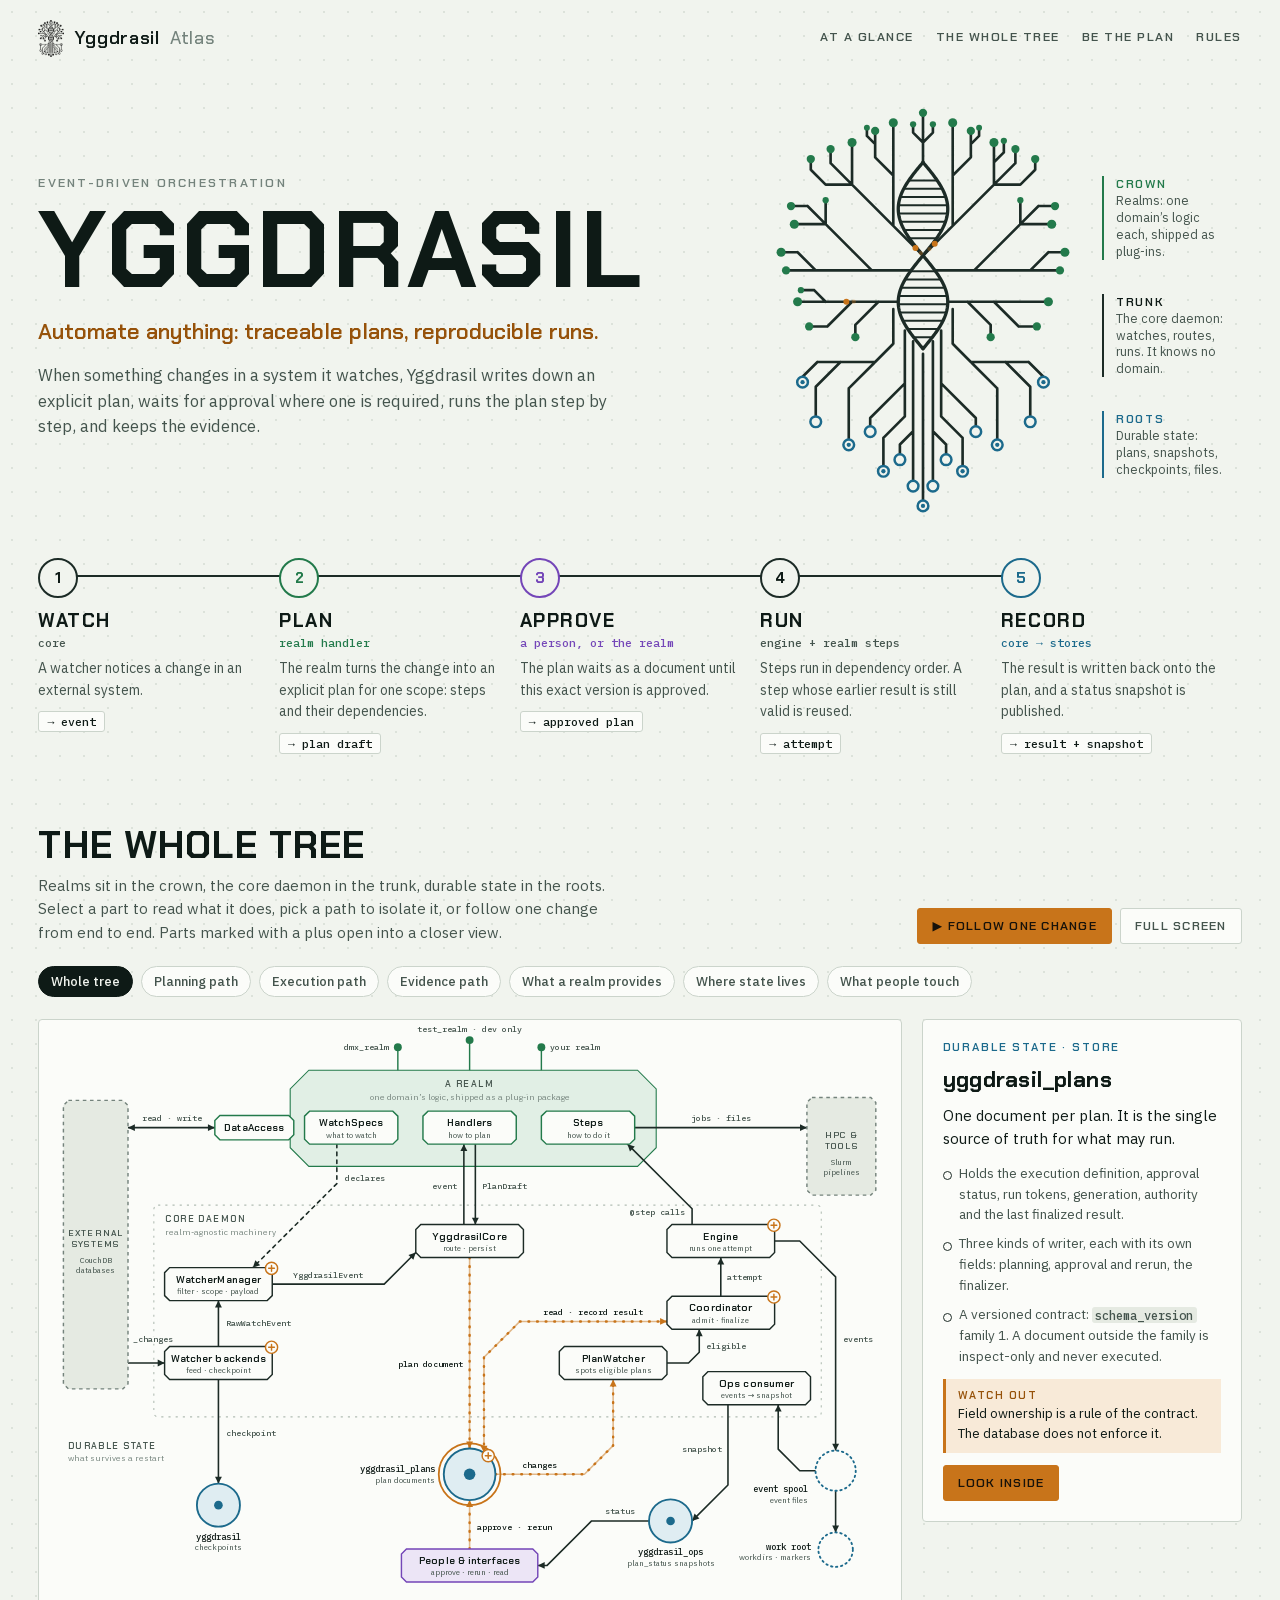
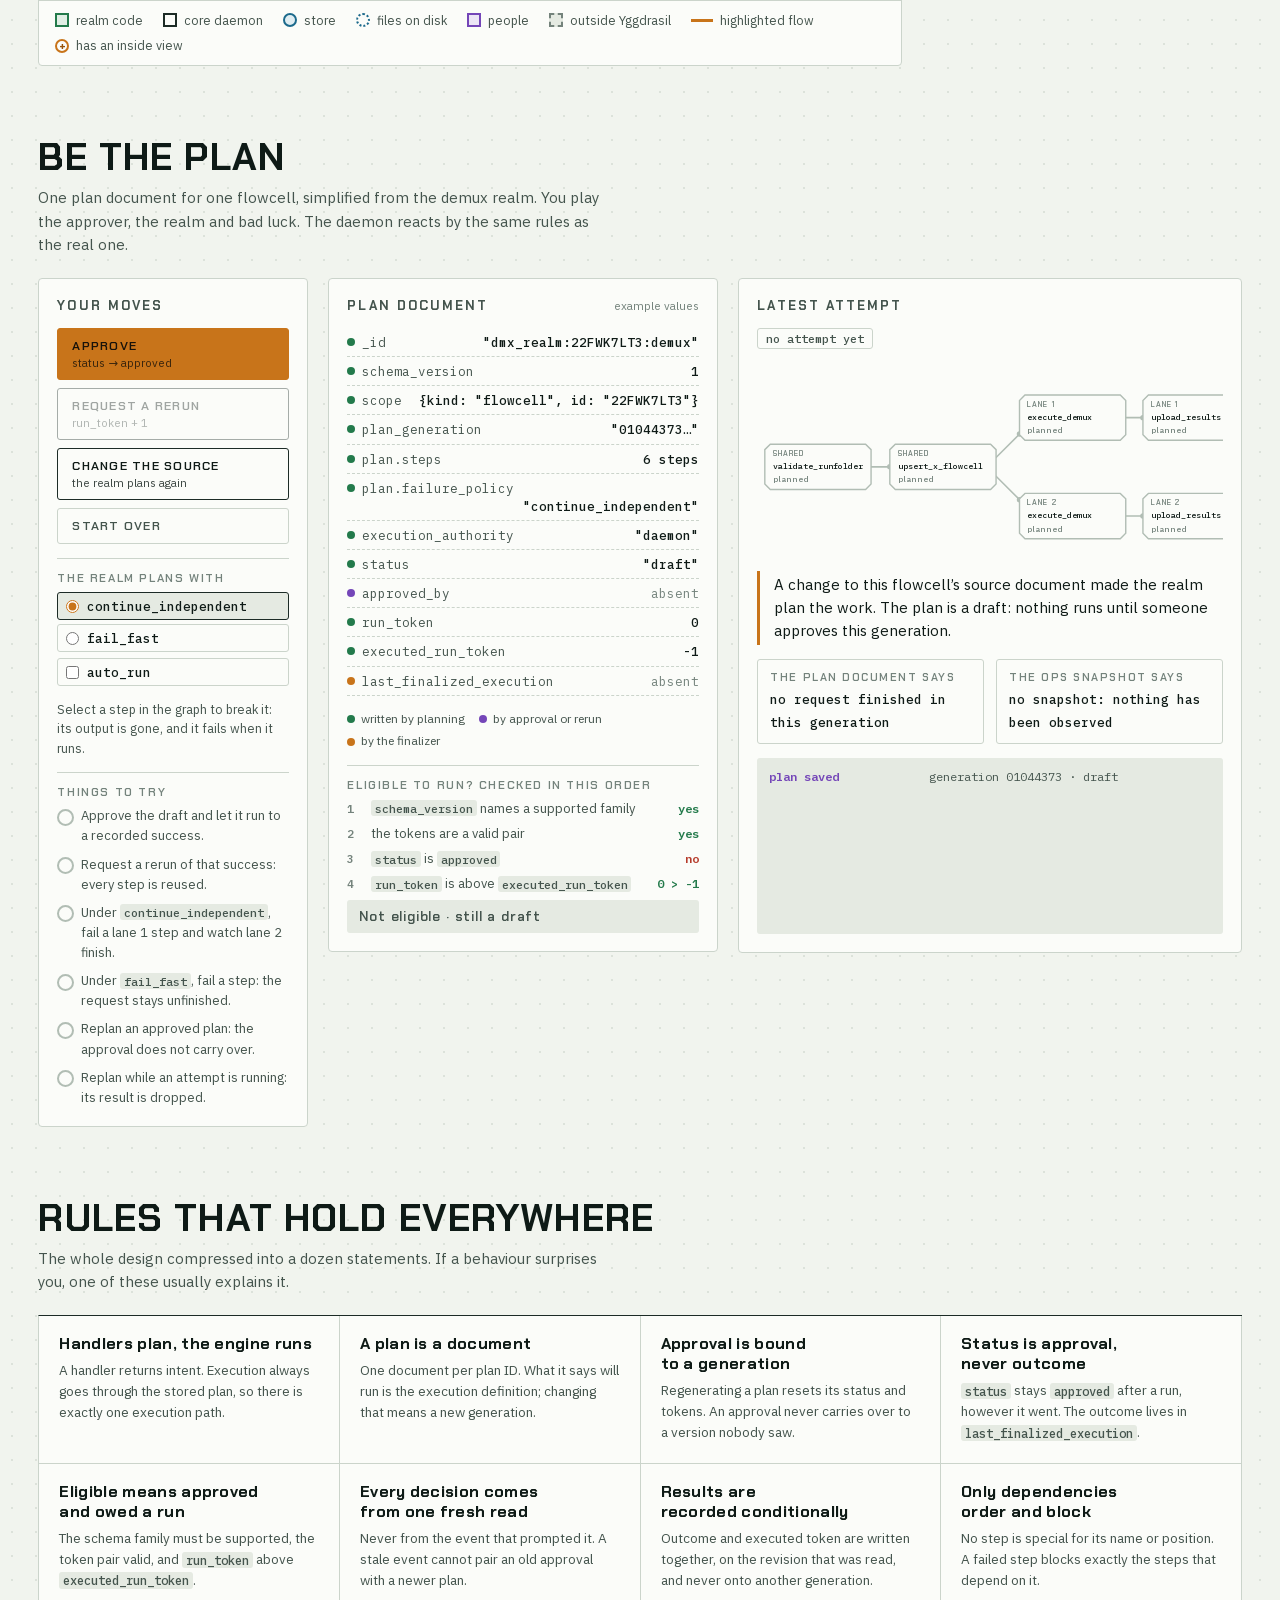
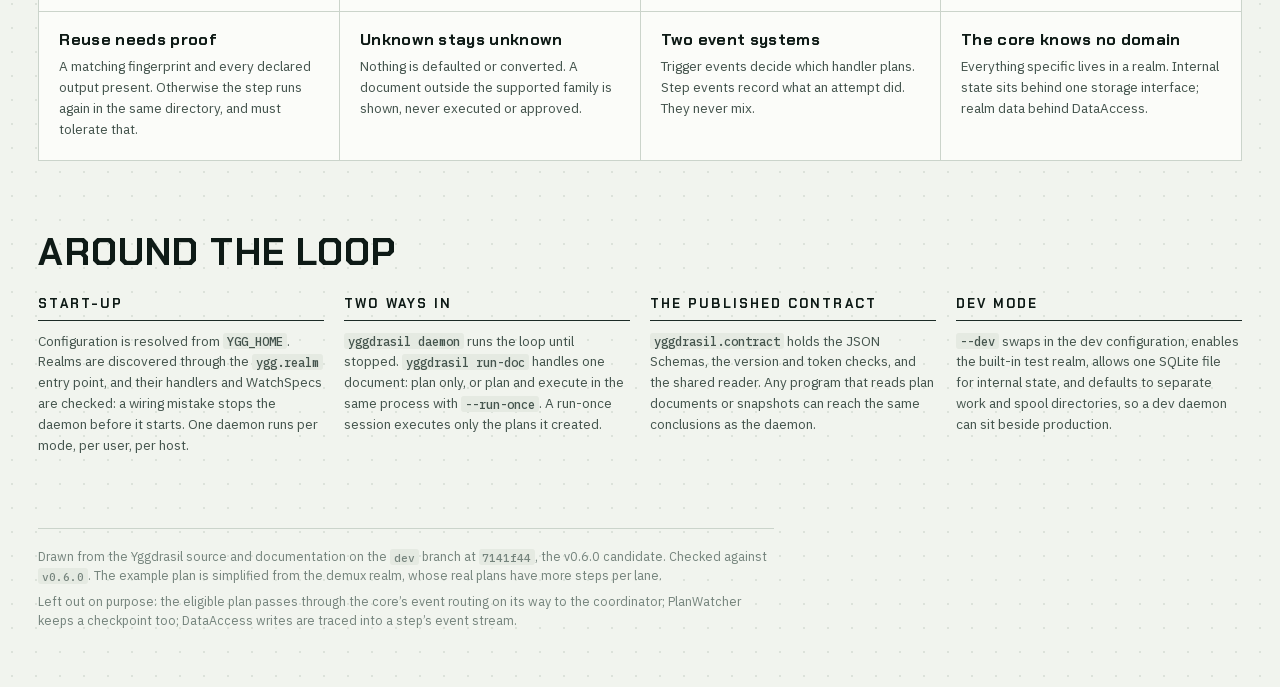
<file: docs/atlas/Yggdrasil_Atlas.standalone.html>
<!doctype html>
<html lang="en">
<head>
<meta charset="utf-8">
<meta name="viewport" content="width=device-width, initial-scale=1, viewport-fit=cover">
<title>Yggdrasil Atlas</title>
<!--
Yggdrasil Atlas, standalone build. Self-contained: it makes no network request.
Built by build_standalone.py from Yggdrasil_Atlas.html; edit that file, not this one.

Embed   <iframe src="atlas.html" title="Yggdrasil Atlas" allow="fullscreen"
                style="width:100%;height:100%;border:0"></iframe>
        Give the frame its own full-height area. The page scrolls inside it.

Theme   Follows the operating system unless told otherwise.
        At load:      atlas.html?theme=dark        (dark, light or auto)
        While open:   frame.contentWindow.postMessage(
                          {type: "yggdrasil-atlas:theme", theme: "dark"},
                          location.origin)
        Messages are accepted from the page's own origin only.

Fonts   Chakra Petch (The Chakra Petch Project Authors) and IBM Plex Sans and
        IBM Plex Mono (IBM Corp.), Latin subsets, embedded under the SIL Open
        Font License 1.1.
-->
<style>:root{color-scheme:light}body{margin:0}img{max-width:100%}[hidden]{display:none!important}</style>
<style>
@font-face{font-family:"Chakra Petch";font-style:normal;font-weight:500;font-display:swap;src:url([data-uri]) format("woff2")}
@font-face{font-family:"Chakra Petch";font-style:normal;font-weight:600;font-display:swap;src:url([data-uri]) format("woff2")}
@font-face{font-family:"Chakra Petch";font-style:normal;font-weight:700;font-display:swap;src:url([data-uri]) format("woff2")}
@font-face{font-family:"IBM Plex Mono";font-style:normal;font-weight:400;font-display:swap;src:url([data-uri]) format("woff2")}
@font-face{font-family:"IBM Plex Mono";font-style:normal;font-weight:500;font-display:swap;src:url([data-uri]) format("woff2")}
@font-face{font-family:"IBM Plex Mono";font-style:normal;font-weight:600;font-display:swap;src:url([data-uri]) format("woff2")}
@font-face{font-family:"IBM Plex Sans";font-style:normal;font-weight:400 600;font-display:swap;src:url([data-uri]) format("woff2")}
</style>
<style>
/* Layout: a circuit-trace tree after the project logo. Crown = realms, trunk = core daemon, roots = durable state. */
:root{
  --paper:#F1F4EE; --panel:#FBFCF9; --sunk:#E5EAE2; --grid:#DCE2DA;
  --ink:#0E1A16; --ink-2:#44544D; --ink-3:#74837C;
  --line:#CBD4CB; --trace:#1C2B26; --trace-dim:#B1BDB4;
  --realm:#237A4B; --realm-bg:#E1EFE5;
  --store:#1C6A8C; --store-bg:#DFEDF2;
  --people:#7446B8; --people-bg:#ECE5F6;
  --flow:#C8741A; --flow-ink:#96520A; --flow-bg:#F8EAD8;
  --bad:#B53A2A; --bad-bg:#F7E3DF;
  --logo-filter:none;
  --display:"Chakra Petch","Avenir Next Condensed","Arial Narrow",system-ui,sans-serif;
  --body:"IBM Plex Sans","Segoe UI",system-ui,-apple-system,sans-serif;
  --mono:"IBM Plex Mono",ui-monospace,"SF Mono",Menlo,Consolas,monospace;
}
@media (prefers-color-scheme: dark){
  :root:not([data-theme="light"]){
    --paper:#0C1412; --panel:#121D1A; --sunk:#0A100E; --grid:#17231F;
    --ink:#E7EEE9; --ink-2:#A6B6AE; --ink-3:#77877F;
    --line:#26352F; --trace:#C9DAD1; --trace-dim:#3A4C45;
    --realm:#62CB8D; --realm-bg:#12291D;
    --store:#62B9DA; --store-bg:#0F2630;
    --people:#B79AF2; --people-bg:#211A33;
    --flow:#F2A64A; --flow-ink:#F2A64A; --flow-bg:#33230F;
    --bad:#F07B66; --bad-bg:#351713;
    --logo-filter:invert(1);
    color-scheme:dark;
  }
}
:root[data-theme="dark"]{
  --paper:#0C1412; --panel:#121D1A; --sunk:#0A100E; --grid:#17231F;
  --ink:#E7EEE9; --ink-2:#A6B6AE; --ink-3:#77877F;
  --line:#26352F; --trace:#C9DAD1; --trace-dim:#3A4C45;
  --realm:#62CB8D; --realm-bg:#12291D;
  --store:#62B9DA; --store-bg:#0F2630;
  --people:#B79AF2; --people-bg:#211A33;
  --flow:#F2A64A; --flow-ink:#F2A64A; --flow-bg:#33230F;
  --bad:#F07B66; --bad-bg:#351713;
  --logo-filter:invert(1);
  color-scheme:dark;
}
*{box-sizing:border-box}
body{background:var(--paper);background-image:radial-gradient(var(--grid) 1px,transparent 1.5px);background-size:24px 24px;color:var(--ink);font:400 15px/1.55 var(--body);-webkit-font-smoothing:antialiased}
.wrap{max-width:1340px;margin:0 auto;padding-block:20px 56px;padding-left:max(16px,3vw,env(safe-area-inset-left,0px));padding-right:max(16px,3vw,env(safe-area-inset-right,0px));display:flex;flex-direction:column;gap:72px}
h1,h2,h3,h4,p,ol,ul,dl,dd,figure{margin:0}
ol,ul{padding:0;list-style:none}
code{font:500 .9em var(--mono);background:var(--sunk);padding:.05em .32em;border-radius:3px;white-space:nowrap}
a{color:inherit}
button{font:inherit;color:inherit}
:focus-visible{outline:2px solid var(--flow);outline-offset:2px}

/* header */
.top{display:flex;flex-wrap:wrap;align-items:center;justify-content:space-between;gap:12px 24px}
.brand{display:flex;align-items:center;gap:10px;text-decoration:none;font:600 18px var(--display);letter-spacing:.04em}
.brand img{width:26px;height:auto;filter:var(--logo-filter)}
.brand em{font-style:normal;color:var(--ink-3);font-weight:500}
.top nav{display:flex;flex-wrap:wrap;gap:4px 22px}
.top nav a{font:600 12.5px var(--display);letter-spacing:.12em;text-transform:uppercase;text-decoration:none;color:var(--ink-2);padding:6px 0;border-bottom:2px solid transparent}
.top nav a:hover{color:var(--ink);border-bottom-color:var(--flow)}

/* hero */
.hero{display:grid;grid-template-columns:minmax(0,1.15fr) minmax(0,.85fr);gap:28px 48px;align-items:center;margin-top:-36px}
.eyebrow{font:600 12.5px var(--display);letter-spacing:.18em;text-transform:uppercase;color:var(--ink-3)}
.hero h1{font:700 clamp(46px,8.6vw,108px)/.92 var(--display);letter-spacing:.02em;text-transform:uppercase;margin:10px 0 18px}
.tag{font:600 clamp(17px,2vw,22px)/1.3 var(--display);color:var(--flow-ink);text-wrap:balance}
.lede{margin-top:16px;max-width:58ch;font-size:16.5px;color:var(--ink-2)}
.hero-art{display:flex;align-items:stretch;gap:14px;justify-content:center;min-width:0}
.hero-art canvas{width:min(100%,330px);aspect-ratio:400/520;height:auto;display:block;flex:0 1 330px;min-width:0}
.art-key{display:flex;flex-direction:column;justify-content:space-between;padding:17% 0 9%;flex:0 0 132px;min-width:0}
.art-key li{font-size:12.5px;line-height:1.35;color:var(--ink-2);padding-left:12px;border-left:2px solid var(--line)}
.art-key b{display:block;font:600 12px var(--display);letter-spacing:.14em;text-transform:uppercase}
.art-key .k1 b{color:var(--realm)} .art-key .k1{border-color:var(--realm)}
.art-key .k2 b{color:var(--ink)} .art-key .k2{border-color:var(--trace)}
.art-key .k3 b{color:var(--store)} .art-key .k3{border-color:var(--store)}

.beats{grid-column:1/-1;display:grid;grid-template-columns:repeat(5,minmax(0,1fr));counter-reset:b;position:relative;margin-top:8px}
.beats::before{content:"";position:absolute;left:17px;right:calc(20% - 19px);top:17px;height:2.5px;background:var(--trace)}
.beats::after{content:"";position:absolute;top:13px;left:17px;width:11px;height:11px;border-radius:50%;background:var(--flow);box-shadow:0 0 0 4px var(--flow-bg);animation:run 9s linear infinite}
@keyframes run{from{left:17px}to{left:calc(80% + 12px)}}
.beats li{counter-increment:b;position:relative;padding:50px 18px 0 0;min-width:0}
.beats li::before{content:counter(b);position:absolute;left:0;top:0;width:36px;height:36px;border-radius:50%;border:2.5px solid var(--c,var(--trace));background:var(--paper);display:grid;place-items:center;font:700 15px var(--display);color:var(--c,var(--ink));z-index:1}
.beats h3{font:700 19px var(--display);letter-spacing:.08em;text-transform:uppercase}
.beats .who{font:500 11.5px var(--mono);color:var(--c,var(--ink-2));margin:2px 0 8px}
.beats p{font-size:14px;color:var(--ink-2);max-width:30ch}
.beats .makes{display:inline-block;margin-top:10px;font:500 11.5px var(--mono);color:var(--ink);border:1px solid var(--line);background:var(--panel);padding:2px 8px;border-radius:3px}
.b-realm{--c:var(--realm)} .b-people{--c:var(--people)} .b-store{--c:var(--store)}

/* sections */
.sec{display:flex;flex-direction:column;gap:22px;min-width:0}
.sec-head{display:flex;flex-wrap:wrap;align-items:flex-end;justify-content:space-between;gap:12px 32px}
.sec-head h2{font:700 clamp(26px,3.4vw,38px)/1.05 var(--display);letter-spacing:.03em;text-transform:uppercase;text-wrap:balance}
.sec-head p{max-width:64ch;color:var(--ink-2);margin-top:8px}
.btn{font:600 12.5px var(--display);letter-spacing:.1em;text-transform:uppercase;border:1.5px solid var(--trace);background:var(--panel);color:var(--ink);padding:9px 14px;border-radius:3px;cursor:pointer;text-align:left}
.btn:hover:not(:disabled){background:var(--ink);color:var(--paper)}
.btn:disabled{opacity:.38;cursor:not-allowed}
.btn.go{background:var(--flow);border-color:var(--flow);color:#17120A}
.btn.go:hover:not(:disabled){background:var(--ink);border-color:var(--ink);color:var(--paper)}
.btn.quiet{border-color:var(--line);color:var(--ink-2)}

/* map */
.lenses{display:flex;flex-wrap:wrap;gap:8px;align-items:center}
.lens{font:500 13px var(--body);border:1px solid var(--line);background:var(--panel);color:var(--ink-2);padding:6px 12px;border-radius:99px;cursor:pointer}
.lens:hover{border-color:var(--trace);color:var(--ink)}
.lens[aria-pressed="true"]{background:var(--ink);border-color:var(--ink);color:var(--paper)}
.lenses .sp{flex:1 1 auto}
.stage{display:grid;grid-template-columns:minmax(0,1fr) 320px;gap:20px;align-items:start}
.map-card{background:var(--panel);border:1px solid var(--line);border-radius:4px;min-width:0}
.map-scroll{overflow-x:auto}
.map{display:block;width:100%;min-width:860px;height:auto}
.legend{display:flex;flex-wrap:wrap;gap:6px 20px;padding:10px 16px;border-top:1px solid var(--line);font-size:12.5px;color:var(--ink-2)}
.legend span{display:inline-flex;align-items:center;gap:7px}
.legend i{width:14px;height:14px;display:inline-block;border:2px solid var(--trace);background:var(--panel)}
.legend .l-realm{border-color:var(--realm);background:var(--realm-bg)}
.legend .l-store{border-color:var(--store);background:var(--store-bg);border-radius:50%}
.legend .l-file{border-color:var(--store);border-style:dotted;border-radius:50%}
.legend .l-people{border-color:var(--people);background:var(--people-bg)}
.legend .l-out{border-color:var(--ink-3);border-style:dashed;background:var(--sunk)}
.legend .l-flow{border:0;height:3px;width:22px;background:var(--flow)}
.panel{background:var(--panel);border:1px solid var(--line);border-radius:4px;padding:20px;display:flex;flex-direction:column;gap:12px;min-width:0;position:sticky;top:calc(12px + env(safe-area-inset-top,0px))}
.kick{font:600 11.5px var(--display);letter-spacing:.16em;text-transform:uppercase;color:var(--ink-3)}
.kick.k-realm{color:var(--realm)} .kick.k-store,.kick.k-file{color:var(--store)} .kick.k-people{color:var(--people)} .kick.k-tour{color:var(--flow-ink)}
.panel h3{font:700 22px/1.15 var(--display);letter-spacing:.02em}
.panel .what{color:var(--ink);font-size:15px}
.panel ul,.panel ol{display:flex;flex-direction:column;gap:8px}
.panel li{font-size:13.5px;color:var(--ink-2);padding-left:16px;position:relative}
.panel ul li::before{content:"";position:absolute;left:0;top:.62em;width:7px;height:7px;border-radius:50%;border:1.8px solid var(--trace)}
.panel ol{counter-reset:s}
.panel ol li{counter-increment:s;padding-left:24px}
.panel ol li::before{content:counter(s);position:absolute;left:0;top:.1em;font:600 11.5px var(--mono);color:var(--ink-3)}
.panel .note{font-size:13px;color:var(--ink);background:var(--flow-bg);border-left:3px solid var(--flow);padding:9px 12px}
.panel .note b{font:600 11px var(--display);letter-spacing:.14em;text-transform:uppercase;color:var(--flow-ink);display:block;margin-bottom:2px}
.panel .cap{font:500 17px/1.4 var(--body);color:var(--ink)}
.panel .row{display:flex;flex-wrap:wrap;gap:8px}
.panel .link{background:none;border:0;padding:0;color:var(--ink);text-decoration:underline;text-decoration-color:var(--trace-dim);text-underline-offset:3px;cursor:pointer;font:inherit}
.dots{display:flex;gap:4px;flex-wrap:wrap}
.dots i{width:14px;height:4px;background:var(--line);border-radius:2px}
.dots i.on{background:var(--flow)}

.map .zone-crown{fill:var(--realm-bg);stroke:var(--realm);stroke-width:1.5}
.map .zone-daemon{fill:none;stroke:var(--trace-dim);stroke-width:1.5;stroke-dasharray:3 7}
.map .zl{font:600 12.5px var(--display);letter-spacing:.16em;fill:var(--ink-2)}
.map .zs{font:400 11.5px var(--body);fill:var(--ink-3)}
.map .chip-dot{fill:var(--realm)}
.map .chip-line{stroke:var(--realm);stroke-width:2;fill:none}
.map .chip-t{font:500 11.5px var(--mono);fill:var(--ink-2)}
.edge,.node{transition:opacity .25s}
.edge .base{fill:none;stroke:var(--trace);stroke-width:2.2;stroke-linejoin:round;stroke-linecap:round}
.edge.dashed .base{stroke-dasharray:5 6}
.edge .head{fill:var(--trace)}
.edge .flow{fill:none;stroke:var(--flow);stroke-width:3.4;stroke-linecap:round;stroke-linejoin:round;stroke-dasharray:1 11;opacity:0}
.edge.on .base{stroke:var(--flow);opacity:.5}
.edge.on .head{fill:var(--flow)}
.edge.on .flow{opacity:1;animation:march .9s linear infinite}
.edge.bi.on .flow{animation:none}
@keyframes march{to{stroke-dashoffset:-12}}
.edge .elab{font:500 11.5px var(--mono);fill:var(--ink-2);paint-order:stroke;stroke:var(--panel);stroke-width:5px;stroke-linejoin:round}
.edge.on .elab{fill:var(--ink)}
.dim{opacity:.14}
.node{cursor:pointer;outline:none}
.node .bx{fill:var(--panel);stroke:var(--trace);stroke-width:2}
.node.k-realm .bx{stroke:var(--realm)}
.node.k-people .bx{stroke:var(--people);fill:var(--people-bg)}
.node.k-out .bx{stroke:var(--ink-3);stroke-dasharray:5 5;fill:var(--sunk)}
.node .nl{font:600 14px var(--display);fill:var(--ink);letter-spacing:.01em}
.node .ns{font:400 11px var(--body);fill:var(--ink-2)}
.node .bl{font:600 12px var(--display);letter-spacing:.14em;fill:var(--ink-2)}
.node .rg{fill:var(--store-bg);stroke:var(--store);stroke-width:2.6}
.node.k-file .rg{fill:var(--panel);stroke-dasharray:2 5;stroke-linecap:round}
.node .dot{fill:var(--store)}
.node .rl{font:500 12.5px var(--mono);fill:var(--ink)}
.node .rs{font:400 11px var(--body);fill:var(--ink-2)}
.node .halo{fill:none;stroke:var(--flow);stroke-width:2.5;opacity:0}
.node:hover .bx,.node:hover .rg{stroke-width:3.2}
.node.sel .halo,.node.lit .halo{opacity:1}
.node:focus-visible .halo{opacity:1;stroke:var(--ink)}
#map:fullscreen{background:var(--paper);padding:24px;overflow:auto}

.node .zoom{fill:var(--panel);stroke:var(--flow);stroke-width:2}
.node .zoom-p{stroke:var(--flow);stroke-width:2;stroke-linecap:round;fill:none}
.legend .l-zoom{border-color:var(--flow);border-radius:50%;display:inline-grid;place-items:center;font:700 11px/1 var(--display);font-style:normal;color:var(--flow-ink)}
.inside{display:flex;flex-direction:column;gap:16px;min-width:0}
.in-top{display:flex;flex-wrap:wrap;gap:12px 22px;align-items:flex-start}
.in-top h3{font:700 clamp(21px,2.4vw,27px)/1.1 var(--display);letter-spacing:.02em}
.in-top p{color:var(--ink-2);max-width:78ch;margin-top:5px}
.in-story{font-size:15.5px;color:var(--ink);border-left:3px solid var(--flow);padding:4px 0 4px 14px;max-width:100ch;min-height:3.3em}
.board-scroll{overflow-x:auto;padding-bottom:6px}
.board{display:grid;grid-auto-flow:column;grid-auto-columns:minmax(196px,1fr);gap:14px;align-items:start;counter-reset:ph}
.ph{background:var(--panel);border:1px solid var(--line);border-top:2.5px solid var(--trace);border-radius:4px;padding:14px 12px;display:flex;flex-direction:column;gap:10px;min-width:0}
.ph h4{font:700 14.5px/1.25 var(--display);letter-spacing:.06em;text-transform:uppercase;display:flex;gap:8px;align-items:center;margin:0}
.board.seq .ph{counter-increment:ph}
.board.seq .ph h4::before{content:counter(ph);flex:none;display:grid;place-items:center;width:22px;height:22px;border-radius:50%;border:2px solid var(--trace);font-size:12px;letter-spacing:0}
.ph>p{font-size:12.5px;color:var(--ink-2)}
.ph ul{display:flex;flex-direction:column;gap:8px}
.rw{border:1px solid var(--line);border-radius:3px;padding:8px 10px;font-size:12.5px;line-height:1.45;color:var(--ink-2);background:var(--paper);transition:opacity .2s}
.rw b{display:block;font:600 13px/1.3 var(--body);color:var(--ink);margin-bottom:2px}
.rw code{white-space:normal;overflow-wrap:anywhere}
.rw .ex{display:flex;flex-direction:column;gap:2px;margin-top:7px;padding-top:6px;border-top:1px dashed var(--line);font-size:12px}
.rw .ex code{align-self:flex-start;font-weight:600;background:none;padding:0;color:var(--ink)}
.rw .ex.k-keep code{color:var(--flow-ink)}
.rw .ex.k-drop code{color:var(--bad)}
.rw .ex.k-ok code{color:var(--realm)}
.board.tracing .rw{opacity:.28}
.board.tracing .rw.pass{opacity:1}
.board.tracing .rw.pass b::after{content:" \2713";color:var(--realm)}
.board.tracing .rw.hit{opacity:1;border-color:var(--flow);background:var(--flow-bg);box-shadow:0 0 0 1px var(--flow)}
/* simulator */
.sim{display:grid;grid-template-columns:270px minmax(300px,390px) minmax(0,1fr);gap:20px;align-items:start}
.card{background:var(--panel);border:1px solid var(--line);border-radius:4px;padding:18px;min-width:0;display:flex;flex-direction:column;gap:14px}
.card h3{font:700 13px var(--display);letter-spacing:.16em;text-transform:uppercase;color:var(--ink-2);display:flex;flex-wrap:wrap;gap:6px 10px;align-items:baseline;justify-content:space-between}
.card h3 small{font:400 11.5px var(--body);letter-spacing:0;text-transform:none;color:var(--ink-3)}
.ctl{display:flex;flex-direction:column;gap:8px}
.ctl .btn{width:100%}
.ctl small{display:block;font:400 11.5px var(--body);letter-spacing:0;text-transform:none;opacity:.8;margin-top:1px}
.field{display:flex;flex-direction:column;gap:6px;border-top:1px solid var(--line);padding-top:12px}
.field>span{font:600 11.5px var(--display);letter-spacing:.14em;text-transform:uppercase;color:var(--ink-3)}
.seg{display:grid;grid-template-columns:1fr;gap:4px}
.seg label,.chk{display:flex;gap:8px;align-items:center;font:500 12.5px var(--mono);cursor:pointer;padding:5px 8px;border:1px solid var(--line);border-radius:3px}
.seg input,.chk input{accent-color:var(--flow);margin:0}
.seg label:has(input:checked),.chk:has(input:checked){border-color:var(--trace);background:var(--sunk)}
.hint{font-size:12.5px;color:var(--ink-2)}
.quests{display:flex;flex-direction:column;gap:8px}
.quests li{font-size:13px;color:var(--ink-2);padding-left:24px;position:relative}
.quests li::before{content:"";position:absolute;left:0;top:.2em;width:13px;height:13px;border-radius:50%;border:2px solid var(--trace-dim)}
.quests li.done{color:var(--ink)}
.quests li.done::before{border-color:var(--realm);background:var(--realm)}
.doc{display:flex;flex-direction:column;font:400 12.5px/1.45 var(--mono)}
.doc>div{display:flex;flex-wrap:wrap;align-items:baseline;gap:0 14px;padding:5px 0;border-bottom:1px dashed var(--line)}
.doc dt{color:var(--ink-2);display:flex;align-items:baseline;gap:7px;white-space:nowrap}
.doc dt i{width:8px;height:8px;border-radius:50%;flex:none;background:var(--realm);transform:translateY(-1px)}
.doc dt i.w-appr{background:var(--people)} .doc dt i.w-fin{background:var(--flow)}
.doc dd{margin-left:auto;text-align:right;min-width:0;color:var(--ink);overflow-wrap:anywhere;font-weight:500}
.doc dd.none{color:var(--ink-3);font-weight:400}
.doc dd.flash{animation:flash 1.1s ease-out}
@keyframes flash{from{background:var(--flow-bg);box-shadow:0 0 0 4px var(--flow-bg)}to{background:transparent;box-shadow:0 0 0 4px transparent}}
.who-key{display:flex;flex-wrap:wrap;gap:4px 14px;font-size:12px;color:var(--ink-2)}
.who-key span{display:inline-flex;align-items:center;gap:6px}
.who-key i{width:8px;height:8px;border-radius:50%;background:var(--realm)}
.who-key .w-appr{background:var(--people)} .who-key .w-fin{background:var(--flow)}
.elig{display:flex;flex-direction:column;gap:5px;counter-reset:e}
.elig li{counter-increment:e;font-size:13px;color:var(--ink-2);display:grid;grid-template-columns:18px minmax(0,1fr) auto;gap:6px;align-items:baseline}
.elig li::before{content:counter(e);font:600 11.5px var(--mono);color:var(--ink-3)}
.elig b{font:600 12px var(--mono)}
.elig .y b{color:var(--realm)} .elig .n b{color:var(--bad)}
.verdict{font:600 13.5px var(--display);letter-spacing:.06em;padding:8px 12px;border-radius:3px;background:var(--sunk);color:var(--ink-2)}
.verdict.yes{background:var(--realm-bg);color:var(--realm)}
.say{font-size:15px;color:var(--ink);border-left:3px solid var(--flow);padding:2px 0 2px 14px;min-height:4.6em}
.att-id{font:500 12px var(--mono);color:var(--ink-2);overflow-wrap:anywhere}
.chips{display:flex;flex-wrap:wrap;gap:6px}
.chipx{font:500 11.5px var(--mono);padding:2px 8px;border-radius:3px;border:1px solid var(--line);color:var(--ink-2);background:var(--panel)}
.chipx.run{border-color:var(--flow);color:var(--flow-ink);background:var(--flow-bg)}
.chipx.ok{border-color:var(--realm);color:var(--realm);background:var(--realm-bg)}
.chipx.bad{border-color:var(--bad);color:var(--bad);background:var(--bad-bg)}
.dag-scroll{overflow-x:auto}
.dag{display:block;width:100%;min-width:500px;height:auto}
.dag .tr{fill:none;stroke:var(--trace-dim);stroke-width:2;stroke-linecap:round}
.dag .hd{fill:var(--trace-dim)}
.stp{cursor:pointer;outline:none}
.stp .bx{fill:var(--panel);stroke:var(--trace-dim);stroke-width:1.8}
.stp .tg{font:600 9.5px var(--display);letter-spacing:.14em;fill:var(--ink-3)}
.stp .nm{font:500 10.5px var(--mono);fill:var(--ink)}
.stp .state{font:500 10.5px var(--body);fill:var(--ink-3)}
.stp .brk{font:600 9.5px var(--display);letter-spacing:.08em;fill:var(--bad);opacity:0}
.stp.broken .brk{opacity:1}
.stp:hover .bx{stroke-width:2.8}
.stp:focus-visible .bx{stroke:var(--ink);stroke-width:2.8}
.stp.st-running .bx{stroke:var(--flow);stroke-width:2.8;fill:var(--flow-bg)} .stp.st-running .state{fill:var(--flow-ink)}
.stp.st-succeeded .bx{stroke:var(--realm);fill:var(--realm-bg)} .stp.st-succeeded .state{fill:var(--realm)}
.stp.st-reused .bx{stroke:var(--realm);stroke-dasharray:6 4} .stp.st-reused .state{fill:var(--realm)}
.stp.st-failed .bx{stroke:var(--bad);fill:var(--bad-bg)} .stp.st-failed .state{fill:var(--bad)}
.stp.st-blocked .bx{stroke:var(--ink-3);fill:var(--sunk);stroke-dasharray:2 4}
.stp.st-unreached .bx{stroke-dasharray:2 4}
.two{display:grid;grid-template-columns:repeat(2,minmax(0,1fr));gap:12px}
.two>div{border:1px solid var(--line);border-radius:3px;padding:10px 12px;min-width:0}
.two b{display:block;font:600 11px var(--display);letter-spacing:.14em;text-transform:uppercase;color:var(--ink-3);margin-bottom:3px}
.two span{font:500 12.5px/1.45 var(--mono);overflow-wrap:anywhere}
.log{font:400 12px/1.5 var(--mono);background:var(--sunk);border-radius:3px;padding:10px 12px;height:176px;overflow-y:auto;display:flex;flex-direction:column;gap:1px}
.log li{display:grid;grid-template-columns:150px minmax(0,1fr);gap:10px;color:var(--ink-2)}
.log li b{font-weight:600;color:var(--ink)}
.log .t-ok b{color:var(--realm)} .log .t-bad b{color:var(--bad)} .log .t-step b,.log .t-plan b{color:var(--flow-ink)} .log .t-doc b{color:var(--people)}
.log span{overflow-wrap:anywhere}

/* rules + around */
.rules{display:grid;grid-template-columns:repeat(auto-fill,minmax(270px,1fr));gap:0;border-top:1.5px solid var(--trace);border-left:1px solid var(--line)}
.rules li{padding:18px 20px 20px;border-right:1px solid var(--line);border-bottom:1px solid var(--line);background:var(--panel);min-width:0}
.rules h3{font:700 16px/1.25 var(--display);letter-spacing:.02em;margin-bottom:6px;text-wrap:balance}
.rules p{font-size:13.5px;color:var(--ink-2)}
.around{display:grid;grid-template-columns:repeat(auto-fit,minmax(250px,1fr));gap:20px}
.around h3{font:700 13px var(--display);letter-spacing:.16em;text-transform:uppercase;color:var(--ink);padding-bottom:8px;border-bottom:1.5px solid var(--trace);margin-bottom:10px}
.around p{font-size:13.5px;color:var(--ink-2)}
footer{border-top:1px solid var(--line);padding-top:18px;font-size:12.5px;color:var(--ink-3);display:flex;flex-direction:column;gap:6px;max-width:92ch}

@media (max-width:1180px){
  .stage{grid-template-columns:minmax(0,1fr)}
  .panel{position:static}
  .sim{grid-template-columns:minmax(0,1fr) minmax(0,1.5fr)}
  .sim .c-ctl{grid-column:1/-1}
  .stage.touring .panel{order:-1;min-height:236px}
  .c-ctl .ctl{display:grid;grid-template-columns:repeat(auto-fit,minmax(200px,1fr))}
}
@media (max-width:1000px){
  .sim{grid-template-columns:minmax(0,1fr)}
}
@media (max-width:760px){
  .wrap{gap:56px}
  .hero{grid-template-columns:minmax(0,1fr);margin-top:0}
  .art-key{flex-basis:118px}
  .beats{grid-template-columns:minmax(0,1fr);gap:22px}
  .beats::before{left:17px;right:auto;top:17px;bottom:60px;width:2.5px;height:auto}
  .beats::after{display:none}
  .beats li{padding:4px 0 0 52px}
  .beats p{max-width:none}
  .log li{grid-template-columns:minmax(0,1fr)}
  .log li span{padding-left:12px}
}
@media (prefers-reduced-motion:reduce){
  .beats::after{animation:none;display:none}
  .edge.on .flow{animation:none}
  .doc dd.flash{animation:none}
  .edge,.node,.rw{transition:none}
}
</style>
<script>
(function(){
  var root=document.documentElement;
  function set(t){
    if(t==='dark'||t==='light'){root.setAttribute('data-theme',t);}
    else if(t==='auto'){root.removeAttribute('data-theme');}
  }
  var m=/[?&]theme=(dark|light|auto)(?:&|$)/.exec(location.search);
  if(m){set(m[1]);}
  window.addEventListener('message',function(e){
    if(e.origin!==location.origin){return;}
    var d=e.data;
    if(d&&d.type==='yggdrasil-atlas:theme'){set(d.theme);}
  });
})();
</script>
</head>
<body>
<div class="wrap">

<header class="top">
  <a class="brand" href="#glance"><img alt="" src="[data-uri]"><span>Yggdrasil</span><em>Atlas</em></a>
  <nav aria-label="Sections">
    <a href="#glance">At a glance</a>
    <a href="#map">The whole tree</a>
    <a href="#plan">Be the plan</a>
    <a href="#rules">Rules</a>
  </nav>
</header>

<section id="glance" class="hero">
  <div>
    <p class="eyebrow">Event-driven orchestration</p>
    <h1>Yggdrasil</h1>
    <p class="tag">Automate anything: traceable plans, reproducible runs.</p>
    <p class="lede">When something changes in a system it watches, Yggdrasil writes down an explicit plan, waits for approval where one is required, runs the plan step by step, and keeps the evidence.</p>
  </div>
  <div class="hero-art">
    <canvas id="art" width="400" height="520" role="img" aria-label="A tree drawn as circuit traces: branches end in filled dots, the trunk is a double helix, roots end in rings."></canvas>
    <ul class="art-key">
      <li class="k1"><b>Crown</b>Realms: one domain&rsquo;s logic each, shipped as plug-ins.</li>
      <li class="k2"><b>Trunk</b>The core daemon: watches, routes, runs. It knows no domain.</li>
      <li class="k3"><b>Roots</b>Durable state: plans, snapshots, checkpoints, files.</li>
    </ul>
  </div>
  <ol class="beats">
    <li><h3>Watch</h3><div class="who">core</div><p>A watcher notices a change in an external system.</p><span class="makes">&rarr; event</span></li>
    <li class="b-realm"><h3>Plan</h3><div class="who">realm handler</div><p>The realm turns the change into an explicit plan for one scope: steps and their dependencies.</p><span class="makes">&rarr; plan draft</span></li>
    <li class="b-people"><h3>Approve</h3><div class="who">a person, or the realm</div><p>The plan waits as a document until this exact version is approved.</p><span class="makes">&rarr; approved plan</span></li>
    <li><h3>Run</h3><div class="who">engine + realm steps</div><p>Steps run in dependency order. A step whose earlier result is still valid is reused.</p><span class="makes">&rarr; attempt</span></li>
    <li class="b-store"><h3>Record</h3><div class="who">core &rarr; stores</div><p>The result is written back onto the plan, and a status snapshot is published.</p><span class="makes">&rarr; result + snapshot</span></li>
  </ol>
</section>

<section id="map" class="sec">
  <div class="sec-head">
    <div>
      <h2>The whole tree</h2>
      <p>Realms sit in the crown, the core daemon in the trunk, durable state in the roots. Select a part to read what it does, pick a path to isolate it, or follow one change from end to end. Parts marked with a plus open into a closer view.</p>
    </div>
    <div class="row" style="display:flex;gap:8px;flex-wrap:wrap">
      <button class="btn go" id="tourBtn" type="button">&#9654; Follow one change</button>
      <button class="btn quiet" id="fsBtn" type="button">Full screen</button>
    </div>
  </div>
  <div class="lenses" id="lenses" role="group" aria-label="Paths through the map"></div>
  <div class="stage">
    <div class="map-card">
      <div class="map-scroll"><svg class="map" id="mapSvg" viewBox="0 -8 1200 808" role="group" aria-label="Map of Yggdrasil's parts"></svg></div>
      <div class="legend" aria-hidden="true">
        <span><i class="l-realm"></i>realm code</span>
        <span><i></i>core daemon</span>
        <span><i class="l-store"></i>store</span>
        <span><i class="l-file"></i>files on disk</span>
        <span><i class="l-people"></i>people</span>
        <span><i class="l-out"></i>outside Yggdrasil</span>
        <span><i class="l-flow"></i>highlighted flow</span>
        <span><i class="l-zoom">+</i>has an inside view</span>
      </div>
    </div>
    <aside class="panel" id="panel" aria-live="polite"></aside>
  </div>
  <div class="inside" id="inside" hidden>
    <div class="in-top">
      <button class="btn quiet" id="inBack" type="button">&larr; The whole tree</button>
      <div><h3 id="inTitle"></h3><p id="inLede"></p></div>
    </div>
    <div class="lenses" id="inChips" role="group" aria-label="Situations to trace"></div>
    <p class="in-story" id="inStory" aria-live="polite"></p>
    <div class="board-scroll"><ol class="board" id="inBoard"></ol></div>
  </div>
</section>

<section id="plan" class="sec">
  <div class="sec-head">
    <div>
      <h2>Be the plan</h2>
      <p>One plan document for one flowcell, simplified from the demux realm. You play the approver, the realm and bad luck. The daemon reacts by the same rules as the real one.</p>
    </div>
  </div>
  <div class="sim">
    <div class="card c-ctl">
      <h3>Your moves</h3>
      <div class="ctl">
        <button class="btn go" id="btnApprove" type="button">Approve<small>status &rarr; approved</small></button>
        <button class="btn" id="btnRerun" type="button">Request a rerun<small>run_token + 1</small></button>
        <button class="btn" id="btnReplan" type="button">Change the source<small>the realm plans again</small></button>
        <button class="btn quiet" id="btnReset" type="button">Start over</button>
      </div>
      <div class="field">
        <span>The realm plans with</span>
        <div class="seg">
          <label><input type="radio" name="policy" id="polCI" value="continue_independent" checked>continue_independent</label>
          <label><input type="radio" name="policy" id="polFF" value="fail_fast">fail_fast</label>
        </div>
        <label class="chk"><input type="checkbox" id="autoRun">auto_run</label>
      </div>
      <p class="hint">Select a step in the graph to break it: its output is gone, and it fails when it runs.</p>
      <div class="field">
        <span>Things to try</span>
        <ul class="quests" id="quests"></ul>
      </div>
    </div>

    <div class="card">
      <h3>Plan document <small>example values</small></h3>
      <dl class="doc" id="doc"></dl>
      <div class="who-key"><span><i></i>written by planning</span><span><i class="w-appr"></i>by approval or rerun</span><span><i class="w-fin"></i>by the finalizer</span></div>
      <div class="field">
        <span>Eligible to run? Checked in this order</span>
        <ol class="elig" id="elig"></ol>
        <div class="verdict" id="verdict"></div>
      </div>
    </div>

    <div class="card">
      <h3>Latest attempt <small id="attNote"></small></h3>
      <div class="chips" id="attChips"></div>
      <div class="att-id" id="attId"></div>
      <div class="dag-scroll"><svg class="dag" id="dag" viewBox="0 0 640 230" role="group" aria-label="The plan's six steps"></svg></div>
      <p class="say" id="say" aria-live="polite"></p>
      <div class="two">
        <div><b>The plan document says</b><span id="saysDoc"></span></div>
        <div><b>The ops snapshot says</b><span id="saysOps"></span></div>
      </div>
      <ol class="log" id="log" aria-label="Events"></ol>
    </div>
  </div>
</section>

<section id="rules" class="sec">
  <div class="sec-head">
    <div>
      <h2>Rules that hold everywhere</h2>
      <p>The whole design compressed into a dozen statements. If a behaviour surprises you, one of these usually explains it.</p>
    </div>
  </div>
  <ul class="rules">
    <li><h3>Handlers plan, the engine runs</h3><p>A handler returns intent. Execution always goes through the stored plan, so there is exactly one execution path.</p></li>
    <li><h3>A plan is a document</h3><p>One document per plan ID. What it says will run is the execution definition; changing that means a new generation.</p></li>
    <li><h3>Approval is bound to a generation</h3><p>Regenerating a plan resets its status and tokens. An approval never carries over to a version nobody saw.</p></li>
    <li><h3>Status is approval, never outcome</h3><p><code>status</code> stays <code>approved</code> after a run, however it went. The outcome lives in <code>last_finalized_execution</code>.</p></li>
    <li><h3>Eligible means approved and owed a run</h3><p>The schema family must be supported, the token pair valid, and <code>run_token</code> above <code>executed_run_token</code>.</p></li>
    <li><h3>Every decision comes from one fresh read</h3><p>Never from the event that prompted it. A stale event cannot pair an old approval with a newer plan.</p></li>
    <li><h3>Results are recorded conditionally</h3><p>Outcome and executed token are written together, on the revision that was read, and never onto another generation.</p></li>
    <li><h3>Only dependencies order and block</h3><p>No step is special for its name or position. A failed step blocks exactly the steps that depend on it.</p></li>
    <li><h3>Reuse needs proof</h3><p>A matching fingerprint and every declared output present. Otherwise the step runs again in the same directory, and must tolerate that.</p></li>
    <li><h3>Unknown stays unknown</h3><p>Nothing is defaulted or converted. A document outside the supported family is shown, never executed or approved.</p></li>
    <li><h3>Two event systems</h3><p>Trigger events decide which handler plans. Step events record what an attempt did. They never mix.</p></li>
    <li><h3>The core knows no domain</h3><p>Everything specific lives in a realm. Internal state sits behind one storage interface; realm data behind DataAccess.</p></li>
  </ul>
</section>

<section class="sec" aria-label="Around the loop">
  <div class="sec-head"><div><h2>Around the loop</h2></div></div>
  <div class="around">
    <div><h3>Start-up</h3><p>Configuration is resolved from <code>YGG_HOME</code>. Realms are discovered through the <code>ygg.realm</code> entry point, and their handlers and WatchSpecs are checked: a wiring mistake stops the daemon before it starts. One daemon runs per mode, per user, per host.</p></div>
    <div><h3>Two ways in</h3><p><code>yggdrasil daemon</code> runs the loop until stopped. <code>yggdrasil run-doc</code> handles one document: plan only, or plan and execute in the same process with <code>--run-once</code>. A run-once session executes only the plans it created.</p></div>
    <div><h3>The published contract</h3><p><code>yggdrasil.contract</code> holds the JSON Schemas, the version and token checks, and the shared reader. Any program that reads plan documents or snapshots can reach the same conclusions as the daemon.</p></div>
    <div><h3>Dev mode</h3><p><code>--dev</code> swaps in the dev configuration, enables the built-in test realm, allows one SQLite file for internal state, and defaults to separate work and spool directories, so a dev daemon can sit beside production.</p></div>
  </div>
</section>

<footer>
  <p>Drawn from the Yggdrasil source and documentation on the <code>dev</code> branch at <code>7141f44</code>, the v0.6.0 candidate. Checked against <code>v0.6.0</code>. The example plan is simplified from the demux realm, whose real plans have more steps per lane.</p>
  <p>Left out on purpose: the eligible plan passes through the core&rsquo;s event routing on its way to the coordinator; PlanWatcher keeps a checkpoint too; DataAccess writes are traced into a step&rsquo;s event stream.</p>
</footer>

</div>

<script>
(function(){
'use strict';
var $=function(s,r){return (r||document).querySelector(s);};
var NS='http://www.w3.org/2000/svg';
function S(tag,attrs,parent,text){var e=document.createElementNS(NS,tag);for(var k in attrs){e.setAttribute(k,attrs[k]);}if(text!=null){e.textContent=text;}if(parent){parent.appendChild(e);}return e;}
function esc(s){return String(s).replace(/&/g,'&amp;').replace(/</g,'&lt;').replace(/>/g,'&gt;');}
function fmt(s){return esc(s).replace(/`([^`]+)`/g,'<code>$1</code>');}
var reduce=window.matchMedia('(prefers-reduced-motion: reduce)');
function sleep(ms){return new Promise(function(r){setTimeout(r,ms);});}
function cssv(n){return getComputedStyle(document.documentElement).getPropertyValue(n).trim();}

/* ---------- hero art: a generated circuit tree ---------- */
(function(){
  var cv=$('#art');if(!cv||!cv.getContext){return;}
  var ctx=cv.getContext('2d'),W=400,H=520,cx=200;
  var segs=[],dots=[],rings=[],paths=[];
  function build(){
    segs=[];dots=[];rings=[];paths=[];
    /* Proportions follow the logo: crown about 58% of the height, roots 42% and nearly as wide.
       Few limbs leave the helix and each forks repeatedly; every entry is one full route from
       the helix to a terminal, so routes share their first stretches.
       Right half only. [dot radius, side (0 both, 1 right only, -1 left only), points...] */
    var C=[
      [5,0,[200,84],[200,24]],
      [3.8,0,[200,84],[200,60],[212,48],[212,38]],
      [5.5,0,[200,197],[236,161],[236,36]],
      [5,0,[200,197],[236,161],[236,100],[258,78],[258,46]],
      [3.6,0,[200,197],[236,161],[236,100],[258,78],[258,62],[268,52],[268,42]],
      [5.5,0,[200,197],[236,161],[286,111],[286,60]],
      [3.8,1,[200,197],[236,161],[286,111],[286,84],[298,72],[298,58]],
      [5,0,[200,197],[236,161],[286,111],[312,85],[312,68]],
      [5,0,[200,197],[236,161],[286,111],[318,111],[336,93],[336,80]],
      [5,0,[214,215],[262,215],[318,159],[340,137],[360,137]],
      [5.5,0,[214,215],[262,215],[318,159],[356,159]],
      [3.8,0,[214,215],[262,215],[318,159],[318,130]],
      [5.5,0,[214,215],[262,215],[330,215],[352,193],[372,193]],
      [5,0,[214,215],[262,215],[330,215],[366,215]],
      [5.5,0,[230,253],[254,253],[286,253],[352,253]],
      [3.8,-1,[230,253],[254,253],[286,253],[318,253],[332,239],[348,239]],
      [5,0,[230,253],[254,253],[286,253],[316,283],[338,283]],
      [5,0,[230,253],[254,253],[282,281],[282,296]]
    ];
    /* roots start against the lower lobe and fan out. [ring has a centre dot, points...] */
    var Rt=[
      [true,[200,316],[200,494]],
      [true,[236,262],[236,304],[258,326],[328,326],[346,344]],
      [false,[236,262],[236,304],[258,326],[300,326],[330,356],[330,392]],
      [true,[236,262],[236,304],[258,326],[290,358],[290,420]],
      [false,[222,288],[222,352],[264,394],[264,404]],
      [true,[222,288],[222,352],[222,392],[248,418],[248,452]],
      [false,[212,301],[212,410],[228,426],[228,438]],
      [false,[212,301],[212,410],[212,470]]
    ];
    function add(q){for(var i=1;i<q.length;i++){segs.push([q[i-1][0],q[i-1][1],q[i][0],q[i][1]]);}paths.push(q);}
    function put(q,side,fn){
      var off=q.some(function(v){return v[0]!==cx;});
      if(side>=0||!off){fn(q);}
      if(off&&side<=0){fn(q.map(function(v){return [2*cx-v[0],v[1]];}));}
    }
    C.forEach(function(c){put(c.slice(2),c[1],function(q){add(q);var e=q[q.length-1];dots.push([e[0],e[1],c[0]]);});});
    Rt.forEach(function(r){put(r.slice(1),0,function(q){add(q);var e=q[q.length-1];rings.push([e[0],e[1]+6.5,6.5,r[0]]);});});
    paths=paths.map(function(q){var L=[0];for(var i=1;i<q.length;i++){L.push(L[i-1]+Math.hypot(q[i][0]-q[i-1][0],q[i][1]-q[i-1][1]));}return {p:q,L:L,len:L[L.length-1]};}).filter(function(q){return q.len>20;});
  }
  var col={};
  function colors(){col={t:cssv('--trace'),r:cssv('--realm'),s:cssv('--store'),f:cssv('--flow'),bg:cssv('--paper')};}
  function at(P,d){var i=1;while(i<P.L.length-1&&P.L[i]<d){i++;}var a=P.p[i-1],b=P.p[i],u=(d-P.L[i-1])/((P.L[i]-P.L[i-1])||1);return [a[0]+(b[0]-a[0])*u,a[1]+(b[1]-a[1])*u];}
  var pulses=[];
  function draw(){
    var dpr=Math.min(window.devicePixelRatio||1,2),w=cv.clientWidth||330,sc=w/W;
    if(cv.width!==Math.round(W*sc*dpr)){cv.width=Math.round(W*sc*dpr);cv.height=Math.round(H*sc*dpr);}
    ctx.setTransform(1,0,0,1,0,0);ctx.clearRect(0,0,cv.width,cv.height);
    ctx.setTransform(sc*dpr,0,0,sc*dpr,0,0);
    ctx.lineCap='round';ctx.lineJoin='round';ctx.strokeStyle=col.t;ctx.lineWidth=3.2;
    ctx.beginPath();segs.forEach(function(s){ctx.moveTo(s[0],s[1]);ctx.lineTo(s[2],s[3]);});ctx.stroke();
    /* trunk: double helix, one full turn */
    function hx(y){return 30*Math.sin((y-84)/226*Math.PI*2);}
    ctx.lineWidth=2.4;ctx.beginPath();
    for(var y=96;y<302;y+=10){var dx=Math.abs(hx(y));if(dx>10){ctx.moveTo(cx-dx,y);ctx.lineTo(cx+dx,y);}}
    ctx.stroke();
    ctx.lineWidth=4;
    [1,-1].forEach(function(sg){ctx.beginPath();for(var y=84;y<=310;y+=2){var x=cx+sg*hx(y);if(y===84){ctx.moveTo(x,y);}else{ctx.lineTo(x,y);}}ctx.stroke();});
    ctx.fillStyle=col.r;dots.forEach(function(d){ctx.beginPath();ctx.arc(d[0],d[1],d[2],0,6.2832);ctx.fill();});
    rings.forEach(function(r){ctx.beginPath();ctx.arc(r[0],r[1],r[2],0,6.2832);ctx.fillStyle=col.bg;ctx.fill();ctx.lineWidth=3;ctx.strokeStyle=col.s;ctx.stroke();if(r[3]){ctx.beginPath();ctx.arc(r[0],r[1],2.6,0,6.2832);ctx.fillStyle=col.s;ctx.fill();}});
    ctx.fillStyle=col.f;
    pulses.forEach(function(q){var P=paths[q.i],a=at(P,q.d),b=at(P,Math.max(0,q.d-9));ctx.globalAlpha=0.35;ctx.beginPath();ctx.arc(b[0],b[1],2.6,0,6.2832);ctx.fill();ctx.globalAlpha=1;ctx.beginPath();ctx.arc(a[0],a[1],3.6,0,6.2832);ctx.fill();});
  }
  build();colors();
  var seen=true,last=0,tick=0;
  function spawn(){return {i:Math.floor(Math.random()*paths.length),d:0,v:0.9+Math.random()*0.9};}
  function frame(t){
    requestAnimationFrame(frame);
    if(!seen||document.hidden||reduce.matches||t-last<33){return;}
    last=t;if(++tick%45===0){colors();}
    if(pulses.length<9&&Math.random()<0.07){pulses.push(spawn());}
    pulses=pulses.filter(function(q){q.d+=q.v*2;return q.d<paths[q.i].len;});
    draw();
  }
  draw();
  if('IntersectionObserver' in window){new IntersectionObserver(function(es){seen=es[0].isIntersecting;}).observe(cv);}
  window.addEventListener('resize',draw);
  window.matchMedia('(prefers-color-scheme: dark)').addEventListener('change',function(){colors();draw();});
  new MutationObserver(function(){colors();draw();}).observe(document.documentElement,{attributes:true,attributeFilter:['data-theme']});
  if(document.fonts&&document.fonts.ready){document.fonts.ready.then(function(){colors();draw();});}
  requestAnimationFrame(frame);
})();

/* ---------- the map ---------- */
var NODES=[
 {id:'ext',kind:'out',shape:'bar',x:79,y:305,w:90,h:402,lines:['EXTERNAL','SYSTEMS'],sub:['CouchDB','databases']},
 {id:'hpc',kind:'out',shape:'bar',x:1118,y:168,w:96,h:136,lines:['HPC &','TOOLS'],sub:['Slurm','pipelines']},
 {id:'da',kind:'realm',shape:'box',x:300,y:142,w:110,h:34,label:'DataAccess'},
 {id:'watchspecs',kind:'realm',shape:'box',x:435,y:142,w:130,h:46,label:'WatchSpecs',sub:'what to watch'},
 {id:'handlers',kind:'realm',shape:'box',x:600,y:142,w:130,h:46,label:'Handlers',sub:'how to plan'},
 {id:'steps',kind:'realm',shape:'box',x:765,y:142,w:130,h:46,label:'Steps',sub:'how to do it'},
 {id:'backend',kind:'core',shape:'box',x:250,y:470,w:150,h:46,label:'Watcher backends',sub:'feed · checkpoint'},
 {id:'wm',kind:'core',shape:'box',x:250,y:360,w:150,h:46,label:'WatcherManager',sub:'filter · scope · payload'},
 {id:'core',kind:'core',shape:'box',x:600,y:300,w:150,h:46,label:'YggdrasilCore',sub:'route · persist'},
 {id:'pw',kind:'core',shape:'box',x:800,y:470,w:150,h:46,label:'PlanWatcher',sub:'spots eligible plans'},
 {id:'coord',kind:'core',shape:'box',x:950,y:400,w:150,h:46,label:'Coordinator',sub:'admit · finalize'},
 {id:'engine',kind:'core',shape:'box',x:950,y:300,w:150,h:46,label:'Engine',sub:'runs one attempt'},
 {id:'opsc',kind:'core',shape:'box',x:1000,y:505,w:150,h:46,label:'Ops consumer',sub:'events → snapshot'},
 {id:'coordb',kind:'store',shape:'ring',x:250,y:668,r:30,label:'yggdrasil',sub:'checkpoints',lx:250,ly:716,la:'middle'},
 {id:'plans',kind:'store',shape:'ring',x:600,y:625,r:36,label:'yggdrasil_plans',sub:'plan documents',lx:552,ly:622,la:'end'},
 {id:'ops',kind:'store',shape:'ring',x:880,y:690,r:30,label:'yggdrasil_ops',sub:'plan_status snapshots',lx:880,ly:738,la:'middle'},
 {id:'spool',kind:'file',shape:'ring',x:1110,y:620,r:28,label:'event spool',sub:'event files',lx:1072,ly:650,la:'end'},
 {id:'work',kind:'file',shape:'ring',x:1110,y:730,r:24,label:'work root',sub:'workdirs · markers',lx:1076,ly:730,la:'end'},
 {id:'people',kind:'people',shape:'box',x:600,y:752,w:190,h:46,label:'People & interfaces',sub:'approve · rerun · read'}
];
var EDGES=[
 {id:'e1',c:['ext','backend'],pts:[[124,470],[175,470]],lab:['_changes',131,440,'start']},
 {id:'e2',c:['backend','wm'],pts:[[250,447],[250,383]],lab:['RawWatchEvent',261,419,'start']},
 {id:'e3',c:['backend','coordb'],pts:[[250,493],[250,638]],lab:['checkpoint',261,572,'start']},
 {id:'e4',c:['wm','core'],pts:[[325,360],[481,360],[525,316]],lab:['YggdrasilEvent',403,351,'middle']},
 {id:'e5',c:['watchspecs','wm'],pts:[[415,165],[415,220],[298,337]],dashed:true,lab:['declares',426,216,'start']},
 {id:'e6',c:['core','handlers'],pts:[[592,277],[592,165]],lab:['event',583,228,'end']},
 {id:'e7',c:['handlers','core'],pts:[[608,165],[608,277]],lab:['PlanDraft',617,228,'start']},
 {id:'e8',c:['core','plans'],pts:[[600,323],[600,589]],lab:['plan document',591,476,'end']},
 {id:'e9',c:['people','plans'],pts:[[600,729],[600,661]],lab:['approve · rerun',611,702,'start']},
 {id:'e10',c:['plans','pw'],pts:[[636,625],[760,625],[800,585],[800,493]],lab:['changes',698,616,'middle']},
 {id:'e11',c:['pw','coord'],pts:[[875,470],[905,470],[920,455],[920,423]],lab:['eligible',929,450,'start']},
 {id:'e12',c:['coord','engine'],pts:[[950,377],[950,323]],lab:['attempt',959,354,'start']},
 {id:'e13',c:['engine','steps'],pts:[[910,277],[910,255],[820,165]],lab:['@step calls',900,264,'end']},
 {id:'e14',c:['steps','hpc'],pts:[[830,142],[1070,142]],lab:['jobs · files',950,133,'middle']},
 {id:'e15',c:['coord','plans'],pts:[[875,412],[670,412],[620,462],[620,595]],bi:true,lab:['read · record result',772,403,'middle']},
 {id:'e16',c:['engine','spool'],pts:[[1025,300],[1060,300],[1110,350],[1110,592]],lab:['events',1120,440,'start']},
 {id:'e17',c:['spool','opsc'],pts:[[1082,620],[1060,620],[1030,590],[1030,528]]},
 {id:'e18',c:['opsc','ops'],pts:[[960,528],[960,640],[910,690]],lab:['snapshot',951,594,'end']},
 {id:'e19',c:['ops','people'],pts:[[850,690],[770,690],[708,752],[695,752]],lab:['status',810,681,'middle']},
 {id:'e20',c:['ext','da'],pts:[[124,142],[245,142]],bi:true,lab:['read · write',185,133,'middle']},
 {id:'e21',c:['spool','work','engine'],pts:[[1110,648],[1110,706]]}
];
var KICK={realm:'Realm · plug-in code',core:'Core daemon',store:'Durable state · store',file:'Durable state · files on disk',people:'People',out:'Outside Yggdrasil'};
var INFO={
 ext:{t:'External systems',w:'Databases and services outside Yggdrasil that a realm cares about. They are named as connections in the `external_systems` configuration.',p:['Watched through their change feed. Realm code never polls them.','The same connections serve DataAccess, with permissions per realm and per phase.','They are realm sources, not core dependencies: the core has no special knowledge of any of them.'],x:'CouchDB change feeds are the only event source today. File-system events are named in the event vocabulary as future work.'},
 hpc:{t:'HPC and tools',w:'Where steps do the heavy work: pipelines, Slurm jobs, files on shared storage.',p:['A step can submit a Slurm job through the toolkit and wait for it to end.','With manual submission, Yggdrasil writes the submit script and waits for an operator to run it.','Within one plan the engine runs steps one at a time. Parallelism lives inside what a step launches.']},
 da:{t:'DataAccess',w:'The gate between realm code and the configured databases.',p:['Planning phase: asynchronous and read-only.','Execution phase: synchronous reads, plus `save()` for writes.','Granted per realm, per connection, per phase. `write` does not imply `read`.','A connection without a `data_access` block is not reachable at all.']},
 watchspecs:{t:'WatchSpecs',w:'A realm’s declaration of what to watch.',p:['Names a connection, an event type and an optional filter written in JSON Logic.','Carries the two functions that build the event’s scope and payload.','Frozen and declarative: adding a watcher means adding a WatchSpec. Nothing changes in the core.'],x:'A WatchSpec that no handler listens to is a wiring error, and wiring errors stop the daemon at start-up.'},
 handlers:{t:'Handlers',w:'A realm’s planning code. A handler turns one event into zero or more plans.',p:['`derive_scope(doc)` answers what this is about: `{kind, id}`.','`generate_plan_drafts()` returns each plan with its steps, dependencies and failure policy, plus `auto_run`, notes and a preview.','Reads external data through DataAccess, read-only.','The plan builder records each step’s declared outputs as absolute paths.'],x:'Handlers generate intent and never execute. After an abrupt restart one event can be replayed, so planning must be idempotent.'},
 steps:{t:'Steps',w:'A realm’s execution code: plain functions wrapped by `@step`.',p:['Receive a context with the work directory, scope, fingerprint, an event emitter and DataAccess.','Return artifacts and metrics. A declared output that is missing fails the step.','Can report progress and register artifacts while running.'],x:'A step can be run again over its own earlier output: after a failure, a lost result or a deleted marker. It has to tolerate that.'},
 backend:{t:'Watcher backends',w:'They read a source’s change feed and turn each row into a raw event.',p:['One backend per connection, shared by every WatchSpec that names it.','Catches up with a normal feed, then holds a long poll once current.','The checkpoint advances per row, after the row was processed or deliberately skipped.','Feed failures are retried forever, so the daemon outlives a database outage.'],x:'There is no return path from realms to backends. After an abrupt stop, at most the last event is replayed.'},
 wm:{t:'WatcherManager',w:'It decides which raw changes matter, and to whom.',p:['Resolves each WatchSpec’s connection name to a concrete endpoint.','Evaluates the spec’s filter on every raw event.','On a match, builds scope and payload and emits a `YggdrasilEvent`.']},
 core:{t:'YggdrasilCore',w:'The orchestrator: it discovers realms, wires watchers, routes events and stores plans.',p:['Keeps the subscriptions: event type to handlers, narrowed by realm and handler when the event says so.','Builds the planning context, awaits the handler, then persists every draft it returns.','A handler that raises is logged; other handlers and events carry on.'],x:'It never runs a plan inline. Execution always starts from the plan store, which is what keeps approval and rerun on a single path.'},
 pw:{t:'PlanWatcher',w:'It watches the plan store and hands over each plan that has just become eligible.',p:['Eligible: supported family, valid tokens, `approved`, and `run_token` above `executed_run_token`.','The daemon takes plans of `daemon` authority. A run-once session takes only its own.','Warns about a plan somebody has to repair. Skips drafts and finished requests quietly.'],x:'It resumes from its checkpoint. With no checkpoint it starts from now, so plans approved earlier are not picked up until they change.'},
 coord:{t:'Execution coordinator',w:'It owns everything between a plan that may be eligible and a result that is recorded.',p:['Admission from one fresh read, in order: family, authority, eligibility, required fields.','At most one attempt per plan in this process. A request that arrives meanwhile is checked again afterwards, not dropped.','Finalization writes outcome and executed token together, conditionally, in at most three tries.','On shutdown the running step finishes and no new step starts.'],x:'A result that cannot be recorded is kept pending in memory only. A restart loses it, and the request may then run again.'},
 engine:{t:'Engine',w:'It runs one attempt at a plan.',p:['Preflight first: IDs, dependencies, cycles, policy, outputs, callables. A rejected plan runs nothing.','Steps run one at a time, in dependency order. List order only breaks ties.','Fingerprint = parameters + input digests + declared outputs. A matching marker with every output present means the step is reused.','`fail_fast` stops at the first failure. `continue_independent` blocks the dependents and finishes everything else.'],x:'Retries are not implemented: a transient error is recorded as a failure.'},
 opsc:{t:'Ops consumer',w:'It folds the event spool into one status snapshot per plan.',p:['Runs periodically in the daemon, and once when a run-once session ends.','Shows the latest observed attempt: the one whose execution ID orders highest.','Writes a snapshot only when its content changed.'],x:'An attempt that ended without a report keeps showing as running until a newer attempt is observed.'},
 coordb:{t:'yggdrasil',w:'The coordination store. It holds watcher checkpoints, so each feed resumes where it stopped.',p:['One checkpoint per watched feed, the plan store’s own feed included.','Checkpoint conflicts are the hint that two daemons share one database environment, which is unsupported.']},
 plans:{t:'yggdrasil_plans',w:'One document per plan. It is the single source of truth for what may run.',p:['Holds the execution definition, approval status, run tokens, generation, authority and the last finalized result.','Three kinds of writer, each with its own fields: planning, approval and rerun, the finalizer.','A versioned contract: `schema_version` family 1. A document outside the family is inspect-only and never executed.'],x:'Field ownership is a rule of the contract. The database does not enforce it.'},
 ops:{t:'yggdrasil_ops',w:'One `plan_status` snapshot per plan, for anything that displays execution status.',p:['The attempt, and every planned step’s state, outcome, progress, artifacts, error and blockers.','A projection: nothing is decided from it. Delete it and it is written again.','Versioned like the plan document, family 1.']},
 spool:{t:'Event spool',w:'One JSON file per event, filed by realm, plan and attempt.',p:['An attempt’s start record, each step’s numbered stream, and the closing report.','The attempt directories also order attempts across restarts.','Its only reader is the ops consumer. It is not part of the published contract.']},
 work:{t:'Work root',w:'One directory per step, shared by every attempt at the plan.',p:['Holds `plan.json`, the step’s artifacts and its `success.fingerprint` marker.','A rerun executes in the same directory, over whatever the last attempt left.','To force a step to run again, remove its marker or one of its declared outputs.']},
 people:{t:'People and interfaces',w:'Whoever approves, asks for reruns, and looks at what happened.',p:['Approve: `status` from `draft` to `approved`. Rerun: `run_token` plus one. Nothing else is theirs to change.','Writes are conditional on the revision that was read, and only for the generation that was reviewed.','Readers use the shared reader, so every program draws the same conclusions from the same document.'],x:'Yggdrasil ships no approval command or interface yet. An integration writes the plan document itself, following the contract’s by-hand rules.'}
};
var LENSES=[
 {k:'all',label:'Whole tree'},
 {k:'plan',label:'Planning path',cap:'From a change to a stored plan. Nothing has run yet.',n:['ext','backend','coordb','wm','core','handlers','plans'],e:['e1','e2','e3','e4','e6','e7','e8']},
 {k:'exec',label:'Execution path',cap:'From an eligible plan to a recorded result.',n:['plans','pw','coord','engine','steps','hpc','work'],e:['e10','e11','e12','e13','e14','e15','e21']},
 {k:'evid',label:'Evidence path',cap:'How anyone finds out what happened without asking the daemon.',n:['engine','spool','opsc','ops','people'],e:['e16','e17','e18','e19']},
 {k:'realm',label:'What a realm provides',cap:'Everything domain-specific. The core calls into a realm at three moments: wiring at start-up, planning on an event, execution of an approved plan.',n:['watchspecs','handlers','steps','da','ext','hpc'],e:['e5','e6','e7','e13','e14','e20']},
 {k:'state',label:'Where state lives',cap:'Three stores behind one storage interface: CouchDB in production, one SQLite file in dev mode. Plus two directory trees on disk.',n:['coordb','plans','ops','spool','work'],e:['e3','e8','e15','e16','e18','e21']},
 {k:'people',label:'What people touch',cap:'A person changes two fields of a plan document, `status` and `run_token`, and reads the rest.',n:['people','plans','ops'],e:['e9','e19']}
];
var TOUR=[
 {n:['ext'],e:[],t:'A document changes in a database that some realm watches.'},
 {n:['ext','backend','coordb'],e:['e1','e3'],t:'The watcher backend reads the change feed, emits a raw event and saves its checkpoint, so a restart resumes from here.'},
 {n:['backend','wm','watchspecs'],e:['e2','e5'],t:'The WatcherManager tests the change against each WatchSpec’s filter. On a match it builds scope and payload: a `YggdrasilEvent`.'},
 {n:['wm','core'],e:['e4'],t:'The core routes the event to every handler subscribed to its type.'},
 {n:['core','handlers','da','ext'],e:['e6','e20'],t:'The realm’s handler plans. It may read external data, read-only, and it returns intent only: steps, dependencies, a failure policy.'},
 {n:['handlers','core','plans'],e:['e7','e8'],t:'The core stores each draft as one plan document: `draft`, or `approved` straight away when the realm set `auto_run`.'},
 {n:['people','plans'],e:['e9'],t:'A draft waits. A person reviews it and approves exactly this generation by setting `status` to `approved`.'},
 {n:['plans','pw'],e:['e10'],t:'PlanWatcher sees the change. The plan is eligible: supported family, valid tokens, approved, `run_token` above `executed_run_token`.'},
 {n:['pw','coord','plans'],e:['e11','e15'],t:'The coordinator reads the document afresh and decides everything from that one read.'},
 {n:['coord','engine','work'],e:['e12'],t:'The engine starts one attempt. Preflight checks the whole graph; then steps run one at a time in dependency order, each in its own work directory.'},
 {n:['engine','steps','hpc'],e:['e13','e14'],t:'Each step is a realm function that does the real work: runs tools, submits Slurm jobs, writes results. A step whose earlier success is still valid is reused instead.'},
 {n:['engine','spool','work'],e:['e16','e21'],t:'The attempt and every step leave event records in the spool, ending with the attempt’s report.'},
 {n:['coord','plans'],e:['e15'],t:'If the request finished, the coordinator records outcome and executed token together, with a conditional write that never lands on a different generation.'},
 {n:['spool','opsc','ops'],e:['e17','e18'],t:'The ops consumer folds the spool into one `plan_status` snapshot per plan: the latest observed attempt, step by step.'},
 {n:['ops','people','plans'],e:['e19','e9'],t:'Interfaces read the plan document and its snapshot. To run again, someone raises `run_token` by one.'}
];

/* ---------- inside views ---------- */
var INSIDE_OF={coord:'coord',engine:'engine',plans:'plans',backend:'watch',wm:'watch'};
var CA=['c1','c2','a1','a2','a4','a5','a6','a7'],CS=CA.concat(['s1','s2','s3']);
var EB=['b1','b2','b3','p1','p2','p3','p4'],EN=EB.concat(['n1','n2','e1']);
var INSIDE={
 coord:{title:'Inside the coordinator',seq:true,
  lede:'One path for the daemon and for `run-doc --run-once`. It owns everything between a plan that may be eligible and a result that is recorded, and it refuses rather than guesses.',
  hint:'Read it left to right: five phases, each a list of checks in the order they are made, each with the way out when a check fails. Pick a situation above to trace it.',
  cols:[
   {name:'Claim the plan',sub:'One attempt per plan, in this process.',rows:[
    ['c1','Already in flight?','A plan holds one slot from its first request until its result is recorded or kept pending.','keep','waits','The request is remembered, and the plan is checked again when the current cycle ends.'],
    ['c2','A task of its own','Each plan is coordinated in its own task, shielded from cancellation. Stopping a caller never unwinds a running attempt.']]},
   {name:'Read and admit',sub:'One plain read decides everything. The event that prompted it decides nothing.',rows:[
    ['a1','Read the stored document','A read that writes nothing. It counts only if it returns this plan’s own document, with a revision.','keep','ADMISSION_FAILED','A storage failure proves nothing about the plan. It stays eligible.'],
    ['a2','Supported family?','`schema_version` is checked before anything else the document says.','stop','UNSUPPORTED_DOCUMENT','Not executed. A result still waiting to be recorded for it is dropped.'],
    ['a3','An unrecorded result waiting?','An earlier result that could not be recorded is settled first. Then the document is read again.','keep','FINALIZATION_PENDING','Still unrecorded: the plan is not executed.'],
    ['a4','Exists, and mine to run?','Authority and owner must match the caller: the daemon, or one run-once session.','stop','NOT_FOUND · NOT_AUTHORIZED'],
    ['a5','Eligible?','Tokens a valid pair, `status` approved, `run_token` above `executed_run_token`.','stop','NOT_ELIGIBLE','Nothing is reserved, published or written.'],
    ['a6','An executable request?','Every execution field present on the plan and on each step, a known failure policy, its own plan ID, a generation. No default stands in for a missing field.','keep','INVALID_DOCUMENT','Nothing ran. The plan stays eligible until someone repairs it.'],
    ['a7','Not the request just attempted?','A request that arrived while that very request was running is not run again.','stop','DUPLICATE','That attempt’s result stands for it.']]},
   {name:'Start the attempt',sub:'Captured from that one read: plan, family, generation, run token, authority.',rows:[
    ['s1','Reserve an execution ID','Ordered after every earlier attempt at the plan. Its directory is created exclusively, three candidates at most.','keep','ADMISSION_FAILED','No attempt and no report. The plan stays eligible.'],
    ['s2','Stop already requested?','Cancellation that arrives before the attempt starts wins.','keep','CANCELLED','Not executed. The plan stays eligible.'],
    ['s3','Run the engine in a worker thread','The event loop stays free. The coordinator owns the attempt’s context, so its report is readable however the attempt ends.'],
    ['s4','If the daemon is stopping','The engine is asked to start no new step. The running step finishes, and the coordinator keeps waiting for it.']]},
   {name:'Interpret the report',sub:'The termination reason decides whether the request is finished. The type of an exception never does.',rows:[
    ['i1','Every step succeeded or was reused','','ok','finished · succeeded'],
    ['i2','Drained with failures','Only under `continue_independent`: everything that could run did.','ok','finished · failed','Running it again unchanged would not help, so the token is consumed.'],
    ['i3','Rejected by preflight','Finished and failed under `continue_independent`. Not finished under `fail_fast`.'],
    ['i4','Stopped at the first failure','Under `fail_fast`. An orchestration error ends the same way under either policy.','keep','UNFINISHED','Nothing recorded. The plan stays eligible.'],
    ['i5','Interrupted before it drained','By shutdown, or by a step raising its own cancellation.','keep','CANCELLED','Nothing recorded. The plan stays eligible.']]},
   {name:'Record the result',sub:'Only a finished request gets here. The plan is reread and judged again before every write.',rows:[
    ['r1','Same family, same generation?','The document must still be the version that was admitted.','drop','SUPERSEDED','Dropped for good. The report stays in the event spool.'],
    ['r2','Authority unchanged, not recorded by another?','','drop','SUPERSEDED'],
    ['r3','Tokens valid, before and after?','The stored pair must be valid, and so must the pair this write would leave.','keep','FINALIZATION_PENDING','Kept in memory until the document changes.'],
    ['r4','Conditional write','Outcome and `executed_run_token` together, on the revision just read. A lost race or a transient error is tried again: three tries, 0.5 s then 1 s apart.','ok','FINALIZED','The token is consumed.'],
    ['r5','Tries used up','Or a storage error that cannot be retried.','keep','FINALIZATION_PENDING','The plan is not executed again while it is pending. A restart loses it.'],
    ['r6','Check the plan again','If a request arrived meanwhile, it is admitted from a fresh read.']]}],
  cases:[
   {label:'A healthy approved plan',path:CS.concat(['i1','r1','r2','r3']),end:['r4'],story:'Claimed, admitted from one read, run, interpreted as finished, and recorded with a single conditional write. The run token is consumed.'},
   {label:'A stale event for a draft',path:['c1','c2','a1','a2','a4'],end:['a5'],story:'The event only says that the document changed. The read shows a draft, so the request ends as not eligible. Nothing was reserved, published or written, and the plan is looked at again the next time it changes.'},
   {label:'A second request during a run',end:['c1','a7','r6'],story:'The plan is in flight, so the request waits. When the cycle ends, the plan is read again. A newer request runs. The request that was just attempted is a duplicate and is not run twice.'},
   {label:'The plan is regenerated mid-run',path:CS.concat(['i1']),end:['r1'],story:'The attempt finishes its request, but the reread shows another generation. A result is never recorded onto a version that did not run, so it is dropped as superseded. The new generation waits for its own approval.'},
   {label:'The plan store fails at the end',path:CS.concat(['i1','r1','r2','r3']),end:['r4','r5','a3'],story:'After three tries the result is kept in memory, and other plans carry on. This plan is not executed again while the result is pending: the next newer request settles it first. A restart loses it, and the request may then run again.'},
   {label:'The daemon stops mid-run',path:CS,end:['s4','i5'],story:'No new step starts and the running step finishes. If that drained the plan, the result is recorded as usual. If not, the attempt ends as cancelled: nothing is recorded and the plan stays eligible.'},
   {label:'A step fails under fail_fast',path:CS,end:['i4'],story:'The attempt stops at the failure and the request is not finished, so the tokens do not move. Nothing retries on a timer. The plan runs again the next time its document changes.'},
   {label:'A newer release wrote the plan',path:['c1','c2','a1'],end:['a2'],story:'Family 2 is unknown to this release, so the plan is not executed and nothing is written. Normally PlanWatcher never hands such a plan over. This check covers a document that changed after the watcher saw it.'}]},
 engine:{title:'Inside the engine',seq:true,
  lede:'One attempt at one plan. It checks the whole plan before touching anything, then evaluates one step at a time and records honestly how each one ended.',
  hint:'Phases three to five repeat for every step until nothing more can run. Pick a situation above to trace it.',
  cols:[
   {name:'Before anything runs',sub:'An attempt exists before it publishes.',rows:[
    ['b1','IDs name one directory each','The realm and the plan ID each become one directory level.','stop','refused','No attempt starts, so there is no report.'],
    ['b2','Execution ID reserved','The attempt’s directory is created before anything is published.'],
    ['b3','Publish `plan.attempt_started`','With every planned step, so an attempt that runs nothing is still visible.']]},
   {name:'Preflight',sub:'The whole plan, before any side effect.',rows:[
    ['p1','Step IDs','Non-empty, unique, each naming a work directory of its own, distinct even when letter case is ignored.'],
    ['p2','Dependencies','Each names a known step, none names itself, and there is no cycle.'],
    ['p3','Policy and outputs','A known failure policy and well-formed output declarations.'],
    ['p4','Step functions','Each reference resolves to a `@step` function that accepts its parameters.','stop','preflight_rejected','Any defect above: no step runs, and the report says why.'],
    ['p5','A module that fails to import','That is a broken environment, not a bad plan.','keep','orchestration_error','The attempt aborts.']]},
   {name:'Pick the next step',sub:'Dependencies decide. Position in the list only breaks ties.',rows:[
    ['n1','Ready','Every dependency succeeded or was reused in this attempt.'],
    ['n2','One at a time','Among the ready steps, the one listed first in the plan.'],
    ['n3','Nothing left that can run','The graph is drained and the attempt closes.']]},
   {name:'Evaluate the step',sub:'In its own work directory, the same one for every attempt.',rows:[
    ['e1','Fingerprint','Parameters, digests of the declared inputs, and the declared outputs.'],
    ['e2','Still valid from before?','The marker matches the fingerprint and every declared output exists.','ok','reused','`step.skipped`. It satisfies its dependents like a success.'],
    ['e3','Run it','The old marker is removed first. Then `step.started`, then the realm’s function.'],
    ['e4','Declared outputs present?','A missing one fails the step, so no success is ever reported for it.'],
    ['e5','Success, in one order','Outputs checked, `step.succeeded` published, marker replaced atomically. Only then do dependents become ready.','ok','succeeded']]},
   {name:'When a step fails',sub:'The plan’s failure policy takes over.',rows:[
    ['f1','`fail_fast`','The attempt stops. Later steps are never reached.','keep','failed_fast'],
    ['f2','`continue_independent`','Every step downstream is blocked, with its blockers named. Everything else keeps running.','stop','blocked','A blocked step is never reused, whatever its marker says.'],
    ['f3','A transient error','Retries are not implemented. It is recorded as a failure.'],
    ['f4','Infrastructure failure or a stop request','An unwritable spool, a marker that cannot be written, cancellation: the whole attempt ends, under either policy.','keep','orchestration_error · cancelled']]},
   {name:'Close the attempt',sub:'Every attempt closes a report, however it ends.',rows:[
    ['z1','Close the report','Termination reason, outcome, each step’s outcome, the failures and the full blocker lists.'],
    ['z2','Publish `plan.attempt_report`','Once, as the attempt’s last record.'],
    ['z3','Unless publishing is what failed','The engine does not try again through an emitter that has just failed.','keep','no report','The snapshot keeps showing the attempt as running until a newer one is observed.']]}],
  cases:[
   {label:'Everything is still valid',path:EN.concat(['n3','z1']),end:['e2','z2'],story:'A rerun of a finished plan. Every step’s marker matches and its outputs exist, so nothing is executed. The attempt still publishes its start record, one skip per step and a report, and ends succeeded.'},
   {label:'A step raises, fail_fast',path:EN.concat(['e3','z1']),end:['f1','z2'],story:'The failure is published and the attempt stops. Steps that had not run stay unreached. The report says `failed_fast`.'},
   {label:'A step raises, continue_independent',path:EN.concat(['e3','z1']),end:['f2','n3','z2'],story:'The failure blocks exactly the steps downstream of it. The scheduler keeps picking ready steps until none is left, then the report closes as completed with outcome failed.'},
   {label:'A declared output is missing',path:EN,end:['e2','e4'],story:'Two cases. An earlier success is not reused when one of its outputs is gone, so the step runs again. And a step that returns normally without producing what it declared is failed. No success is ever recorded over a missing output.'},
   {label:'The plan has a dependency cycle',path:['b1','b2','b3','p1','z1'],end:['p2','p4','z2'],story:'Preflight rejects the plan before a work directory is written. No step runs, and the report records `preflight_rejected` with the reason.'},
   {label:'The event spool is unwritable',path:['b1','b2'],end:['f4','z3'],story:'Publishing an event fails, which ends the whole attempt as an orchestration error. Its report is not published either, so the snapshot cannot show the ending. The request is not finished and the plan stays eligible.'}]},
 plans:{title:'Inside a plan document',seq:false,
  lede:'One document, three kinds of writer and two lifetimes. The document lives under one plan ID from creation to deletion. A generation is one planned version of it.',
  hint:'Each column is one writer, or one rule every reader follows. Pick a situation above to see which parts of the document it touches.',
  cols:[
   {name:'Planning creates it',sub:'Yggdrasil planning only. This is what an approval is given to.',rows:[
    ['d1','Identity','`_id`, `realm`, `scope`, `created_at`, and `schema_version` 1.'],
    ['d2','The execution definition','`plan`: steps, parameters, inputs, outputs, dependencies, failure policy. Changing any of it takes a new generation.'],
    ['d3','This version’s name','`plan_generation`: opaque, compared only for equality.'],
    ['d4','Starting controls','`status` draft, or approved with `auto_run`. `run_token` 0 and `executed_run_token` −1. Authority and owner.'],
    ['d5','For people','`preview` and `notes`, defined by the realm.']]},
   {name:'Approval and rerun update it',sub:'A person or an integration. Two operations, nothing else.',rows:[
    ['u1','Approve','`status` from draft to approved, with `approved_at` and `approved_by`.'],
    ['u2','Request a rerun','`run_token` plus one, with `run_requested_at` and `run_requested_by`.'],
    ['u3','Touch only your own fields','Everything else is kept exactly as read, unknown fields included.'],
    ['u4','Write conditionally','On the revision that was read, and only for the generation that was reviewed. On a conflict, read and check again.']]},
   {name:'The finalizer updates it',sub:'Yggdrasil, once a request is finished.',rows:[
    ['f1','Three fields, written together','`executed_run_token`, `last_finalized_execution` with the full report, and `last_executed_at`.'],
    ['f2','Keeps a newer request','A `run_token` raised meanwhile is left as it is.'],
    ['f3','Never onto another version','Not a different generation, family or authority.']]},
   {name:'Regeneration replaces it',sub:'Planning again under the same plan ID.',rows:[
    ['g1','Kept','`_id` and `created_at`.'],
    ['g2','Rebuilt','The definition, with a new `plan_generation`.'],
    ['g3','Reset or removed','Tokens back to 0 and −1. Approval, rerun and result fields are gone.'],
    ['g4','Not carried over','Any field planning does not write, extension fields included.'],
    ['g5','A damaged or unknown version','A stored `schema_version` that is invalid, or of an unsupported family, is never replaced.','keep','refused','The new draft is not persisted and the stored plan is unchanged.']]},
   {name:'Readers check the version first',sub:'A document is in exactly one of four states.',rows:[
    ['v1','Supported','`schema_version` is 1. Read under family 1’s rules.','ok','read · change · execute'],
    ['v2','Unsupported','Another positive integer, such as 2: written by a newer release.','stop','inspect-only'],
    ['v3','Unversioned','No `schema_version`: a document from before the contract. Planning may replace it, which brings it into the contract.','stop','inspect-only'],
    ['v4','Invalid','Anything else, such as "1", 1.0, true or 0. A damaged marker, never read as family 1.','stop','inspect-only']]}],
  cases:[
   {label:'Approved, then the inputs change',end:['u1','g2','g3'],story:'Alice approves generation A. Corrected inputs make Yggdrasil plan again under the same ID. Generation B carries no approval, because Alice never saw B. It waits as a draft, or runs at once if the realm sets `auto_run`.'},
   {label:'An operator adds a ticket number',end:['u3','g4'],story:'A field named `x_ops_ticket` can never collide with a contract field. Approval, rerun and the finalizer keep it as read. A regeneration drops it, like every field planning does not write.'},
   {label:'A newer release wrote family 2',end:['v2','g5'],story:'This release shows what it can, labelled as unsupported. It does not say whether the plan is approved, does not approve or run it, and planning refuses to replace it with an older family-1 document.'},
   {label:'Someone edits run_token to "5"',end:['d4','f1'],story:'The tokens are no longer a valid pair: both must be JSON integers. Nothing is defaulted or converted, so the plan is not eligible, and a result waiting to be recorded stays pending until the pair is valid again.'},
   {label:'A plan from before the contract',end:['v3','g2'],story:'It has no `schema_version`, so it is never read as family 1 and never executed or approved. The next time its realm plans it, the document is replaced by a family-1 one with a new generation.'}]},
 watch:{title:'Inside watching',seq:true,
  lede:'From a row in a database’s change feed to a handler being asked to plan. Two parts share the work: one backend per connection, and the WatcherManager above them.',
  hint:'Pick a situation above to trace it.',
  cols:[
   {name:'Poll the feed',sub:'One backend per connection, however many WatchSpecs name it.',rows:[
    ['w1','Resume from the checkpoint','Stored in the coordination database.'],
    ['w2','Catch up, then hold','A normal feed while changes are pending, a long poll once current.'],
    ['w3','If the database is unreachable','The poll is retried with backoff, without a cap.','keep','retry forever','The daemon outlives an outage.']]},
   {name:'For each row',sub:'In feed order.',rows:[
    ['x1','Design and local documents','Skipped silently.','stop','skipped','The checkpoint still advances.'],
    ['x2','Fetch the document','A transient failure is retried, three times by default.'],
    ['x3','Gone meanwhile','A 404 on a row that is not a deletion.','stop','skipped, with a warning','The row is not retried.'],
    ['x4','Emit a raw event','The document, a deleted flag, and where it came from.'],
    ['x5','Advance the checkpoint','Per row, right after the row was handled or deliberately skipped.']]},
   {name:'For each WatchSpec',sub:'The realm’s declaration, applied by the WatcherManager.',rows:[
    ['y1','Does the filter match?','A JSON Logic expression evaluated on the raw event.','stop','no match','Nothing is emitted for this spec.'],
    ['y2','Build scope and payload','The spec’s own two functions.'],
    ['y3','Emit a `YggdrasilEvent`','With the event type, and the realm and handlers it is meant for.']]},
   {name:'Route to handlers',sub:'In the core.',rows:[
    ['h1','Who subscribed?','Handlers of that event type, narrowed by realm, then by the handlers the spec targets.','stop','no subscriber','Logged as a warning. Nothing is planned.'],
    ['h2','Plan in a task of its own','Each handler builds its drafts asynchronously. One that raises is logged, and the others carry on.'],
    ['h3','One way only','Nothing flows back to the backend: no acknowledgement, and no second offer of the event.']]}],
  cases:[
   {label:'CouchDB is down for an hour',end:['w3','w1'],story:'Polling is retried with backoff for as long as it takes. When the database answers again, the backend carries on from its checkpoint and catches up on a normal feed.'},
   {label:'The daemon is killed mid-batch',end:['x5','w1'],story:'Checkpoints advance row by row, so a restart replays at most the last event emitted before the stop. That is why planning has to be idempotent.'},
   {label:'A change no realm cares about',path:['w1','w2','x2','x4','x5'],end:['y1'],story:'The row is read and the checkpoint advances, but no filter matches, so no event reaches the core.'},
   {label:'Planning fails for one event',path:['w1','w2','x2','x4','x5','y1','y2','y3','h1'],end:['h2','h3'],story:'The error is logged. Nothing flows back to the backend, whose checkpoint has already moved on, so the event is not offered again. That plan is not created until its source document changes again.'}]}
};

(function(){
  var svg=$('#mapSvg'),panel=$('#panel'),lensBox=$('#lenses');
  if(!svg){return;}
  function cham(x,y,w,h,c){var l=x-w/2,r=x+w/2,t=y-h/2,b=y+h/2;return [[l+c,t],[r-c,t],[r,t+c],[r,b-c],[r-c,b],[l+c,b],[l,b-c],[l,t+c]].map(function(p){return p.join(',');}).join(' ');}
  function head(a,b){var dx=b[0]-a[0],dy=b[1]-a[1],L=Math.hypot(dx,dy)||1,ux=dx/L,uy=dy/L,s=6,bx=b[0]-ux*s*1.6,by=b[1]-uy*s*1.6;return [[b[0],b[1]],[bx-uy*s*0.8,by+ux*s*0.8],[bx+uy*s*0.8,by-ux*s*0.8]].map(function(p){return p[0].toFixed(1)+','+p[1].toFixed(1);}).join(' ');}
  /* zones */
  var z=S('g',{},svg);
  S('polygon',{'class':'zone-crown',points:cham(605,129,510,134,26)},z);
  S('text',{'class':'zl',x:600,y:86,'text-anchor':'middle'},z,'A REALM');
  S('text',{'class':'zs',x:600,y:103,'text-anchor':'middle'},z,'one domain’s logic, shipped as a plug-in package');
  S('rect',{'class':'zone-daemon',x:160,y:250,width:930,height:295,rx:6},z);
  S('text',{'class':'zl',x:176,y:274},z,'CORE DAEMON');
  S('text',{'class':'zs',x:176,y:291},z,'realm-agnostic machinery');
  S('text',{'class':'zl',x:40,y:590},z,'DURABLE STATE');
  S('text',{'class':'zs',x:40,y:607},z,'what survives a restart');
  [[500,30,'dmx_realm','end',-12,4],[600,20,'test_realm · dev only','middle',0,-11],[700,30,'your realm','start',12,4]].forEach(function(c){
    S('path',{'class':'chip-line',d:'M'+c[0]+' 62V'+c[1]},z);S('circle',{'class':'chip-dot',cx:c[0],cy:c[1],r:5.5},z);
    S('text',{'class':'chip-t',x:c[0]+c[4],y:c[1]+c[5],'text-anchor':c[3]},z,c[2]);
  });
  /* edges */
  var eg=S('g',{},svg),edges={};
  EDGES.forEach(function(e){
    var g=S('g',{'class':'edge'+(e.dashed?' dashed':'')+(e.bi?' bi':'')},eg);
    var d='M'+e.pts.map(function(p){return p.join(' ');}).join('L');
    S('path',{'class':'base',d:d},g);S('path',{'class':'flow',d:d},g);
    var n=e.pts.length;S('polygon',{'class':'head',points:head(e.pts[n-2],e.pts[n-1])},g);
    if(e.bi){S('polygon',{'class':'head',points:head(e.pts[1],e.pts[0])},g);}
    if(e.lab){S('text',{'class':'elab',x:e.lab[1],y:e.lab[2],'text-anchor':e.lab[3]},g,e.lab[0]);}
    e.g=g;edges[e.id]=e;
  });
  /* nodes */
  var ng=S('g',{},svg),nodes={};
  NODES.forEach(function(n){
    var g=S('g',{'class':'node k-'+n.kind,tabindex:0,role:'button','aria-label':INFO[n.id].t,'aria-pressed':'false'},ng);
    if(n.shape==='ring'){
      S('circle',{'class':'halo',cx:n.x,cy:n.y,r:n.r+7},g);
      S('circle',{'class':'rg',cx:n.x,cy:n.y,r:n.r},g);
      if(n.kind==='store'){S('circle',{'class':'dot',cx:n.x,cy:n.y,r:n.r>32?8:6},g);}
      S('text',{'class':'rl',x:n.lx,y:n.ly,'text-anchor':n.la},g,n.label);
      S('text',{'class':'rs',x:n.lx,y:n.ly+15,'text-anchor':n.la},g,n.sub);
    }else{
      S('polygon',{'class':'halo',points:cham(n.x,n.y,n.w+12,n.h+12,10)},g);
      S('polygon',{'class':'bx',points:cham(n.x,n.y,n.w,n.h,7)},g);
      if(n.shape==='bar'){
        S('text',{'class':'bl',x:n.x,y:n.y-12,'text-anchor':'middle'},g,n.lines[0]);
        S('text',{'class':'bl',x:n.x,y:n.y+4,'text-anchor':'middle'},g,n.lines[1]);
        S('text',{'class':'ns',x:n.x,y:n.y+26,'text-anchor':'middle'},g,n.sub[0]);
        S('text',{'class':'ns',x:n.x,y:n.y+40,'text-anchor':'middle'},g,n.sub[1]);
      }else if(n.sub){
        S('text',{'class':'nl',x:n.x,y:n.y-2,'text-anchor':'middle'},g,n.label);
        S('text',{'class':'ns',x:n.x,y:n.y+14,'text-anchor':'middle'},g,n.sub);
      }else{
        S('text',{'class':'nl',x:n.x,y:n.y+5,'text-anchor':'middle'},g,n.label);
      }
    }
    if(INSIDE_OF[n.id]){
      var zx=n.shape==='ring'?n.x+n.r*0.72:n.x+n.w/2-1,zy=n.shape==='ring'?n.y-n.r*0.72:n.y-n.h/2+1;
      S('circle',{'class':'zoom',cx:zx,cy:zy,r:8.5},g);S('path',{'class':'zoom-p',d:'M'+(zx-4)+' '+zy+'h8M'+zx+' '+(zy-4)+'v8'},g);
      g.addEventListener('dblclick',function(){enter(INSIDE_OF[n.id]);});
    }
    g.addEventListener('click',function(){pick(n.id);});
    g.addEventListener('keydown',function(ev){if(ev.key==='Enter'||ev.key===' '){ev.preventDefault();pick(n.id);}});
    n.g=g;nodes[n.id]=n;
  });
  /* lenses */
  var cur={lens:'all',node:'plans',tour:-1},timer=null,playing=false;
  LENSES.forEach(function(L){
    var b=document.createElement('button');b.type='button';b.className='lens';b.textContent=L.label;b.setAttribute('aria-pressed',L.k==='all'?'true':'false');
    b.addEventListener('click',function(){stopTour();cur.lens=L.k;cur.node=L.k==='all'?cur.node:null;apply();});
    L.b=b;lensBox.appendChild(b);
  });
  function lens(k){return LENSES.filter(function(L){return L.k===k;})[0];}
  function pick(id){stopTour();cur.node=id;apply();}
  function apply(){
    var L=lens(cur.lens),T=cur.tour>=0?TOUR[cur.tour]:null;
    if(!T&&cur.lens==='all'&&!cur.node){cur.node='plans';}
    LENSES.forEach(function(x){x.b.setAttribute('aria-pressed',(!T&&x.k===cur.lens)?'true':'false');});
    NODES.forEach(function(n){
      var inn=T?T.n.indexOf(n.id)>=0:(cur.lens==='all'||L.n.indexOf(n.id)>=0);
      n.g.classList.toggle('dim',!inn);n.g.classList.toggle('lit',!!T&&inn);
      var sel=!T&&cur.node===n.id;n.g.classList.toggle('sel',sel);n.g.setAttribute('aria-pressed',sel?'true':'false');
    });
    EDGES.forEach(function(e){
      var on,dim;
      if(T){on=T.e.indexOf(e.id)>=0;dim=!on;}
      else if(cur.lens!=='all'){on=L.e.indexOf(e.id)>=0;dim=!on;}
      else{on=!!cur.node&&e.c.indexOf(cur.node)>=0;dim=false;}
      e.g.classList.toggle('on',on);e.g.classList.toggle('dim',dim);
    });
    panel.parentNode.classList.toggle('touring',!!T);
    if(T){showTour();}else if(cur.node){showNode(cur.node);}else{showLens(L);}
  }
  function showNode(id){
    var n=INFO[id],k=nodes[id].kind;
    panel.innerHTML='<p class="kick k-'+k+'">'+KICK[k]+'</p><h3>'+esc(n.t)+'</h3><p class="what">'+fmt(n.w)+'</p><ul>'+n.p.map(function(x){return '<li>'+fmt(x)+'</li>';}).join('')+'</ul>'+(n.x?'<p class="note"><b>Watch out</b>'+fmt(n.x)+'</p>':'')+(INSIDE_OF[id]?'<div class="row"><button type="button" class="btn go" id="pInside">Look inside</button></div>':'');
    var pi=$('#pInside');if(pi){pi.addEventListener('click',function(){enter(INSIDE_OF[id]);});}
  }
  function showLens(L){
    panel.innerHTML='<p class="kick">Path</p><h3>'+esc(L.label)+'</h3><p class="what">'+fmt(L.cap)+'</p><ol>'+L.n.map(function(id){return '<li><button type="button" class="link" data-n="'+id+'">'+esc(INFO[id].t)+'</button></li>';}).join('')+'</ol>';
    Array.prototype.forEach.call(panel.querySelectorAll('[data-n]'),function(b){b.addEventListener('click',function(){cur.node=b.getAttribute('data-n');apply();});});
  }
  function showTour(){
    var T=TOUR[cur.tour];
    panel.innerHTML='<p class="kick k-tour">Follow one change · '+(cur.tour+1)+' of '+TOUR.length+'</p><div class="dots">'+TOUR.map(function(_,i){return '<i'+(i<=cur.tour?' class="on"':'')+'></i>';}).join('')+'</div><p class="cap">'+fmt(T.t)+'</p><div class="row"><button type="button" class="btn quiet" id="tPrev">Back</button><button type="button" class="btn" id="tPlay">'+(playing?'Pause':'Play')+'</button><button type="button" class="btn go" id="tNext">'+(cur.tour===TOUR.length-1?'Again':'Next')+'</button><button type="button" class="btn quiet" id="tExit">Exit</button></div>';
    $('#tPrev').addEventListener('click',function(){hold();go(Math.max(0,cur.tour-1));});
    $('#tNext').addEventListener('click',function(){hold();go((cur.tour+1)%TOUR.length);});
    $('#tPlay').addEventListener('click',function(){if(playing){hold();showTour();}else{play();showTour();}});
    $('#tExit').addEventListener('click',function(){stopTour();apply();});
  }
  function go(i){cur.tour=i;apply();}
  function hold(){playing=false;clearInterval(timer);timer=null;}
  function play(){hold();playing=true;timer=setInterval(function(){if(cur.tour>=TOUR.length-1){hold();showTour();return;}go(cur.tour+1);},5200);}
  function stopTour(){hold();cur.tour=-1;}
  $('#tourBtn').addEventListener('click',function(){if(inKey){leave();}cur.lens='all';cur.node=null;if(reduce.matches){hold();}else{play();}go(0);});
  var fs=$('#fsBtn'),sec=$('#map');
  if(!sec.requestFullscreen){fs.hidden=true;}
  fs.addEventListener('click',function(){if(document.fullscreenElement){document.exitFullscreen();}else{var p=sec.requestFullscreen();if(p&&p.catch){p.catch(function(){});}}});
  document.addEventListener('fullscreenchange',function(){fs.textContent=document.fullscreenElement?'Leave full screen':'Full screen';});
  /* inside views */
  var stageEl=panel.parentNode,insideEl=$('#inside'),inBoard=$('#inBoard'),inChips=$('#inChips'),inStory=$('#inStory'),inKey=null;
  function enter(k){
    stopTour();inKey=k;var V=INSIDE[k];
    stageEl.hidden=true;lensBox.hidden=true;insideEl.hidden=false;
    $('#inTitle').textContent=V.title;$('#inLede').innerHTML=fmt(V.lede);
    inBoard.className='board'+(V.seq?' seq':'');
    inBoard.innerHTML=V.cols.map(function(c){
      return '<li class="ph"><h4>'+esc(c.name)+'</h4><p>'+fmt(c.sub)+'</p><ul>'+c.rows.map(function(r){
        return '<li class="rw" data-r="'+r[0]+'"><b>'+fmt(r[1])+'</b>'+(r[2]?fmt(r[2]):'')+(r[3]?'<div class="ex k-'+r[3]+'"><code>'+esc(r[4])+'</code>'+(r[5]?'<span>'+fmt(r[5])+'</span>':'')+'</div>':'')+'</li>';
      }).join('')+'</ul></li>';
    }).join('');
    inChips.innerHTML='';
    [{label:'Show everything'}].concat(V.cases).forEach(function(c,i){
      var b=document.createElement('button');b.type='button';b.className='lens';b.textContent=c.label;b.setAttribute('aria-pressed',i===0?'true':'false');
      b.addEventListener('click',function(){trace(c,b);});inChips.appendChild(b);
    });
    inStory.innerHTML=fmt(V.hint);
  }
  function trace(c,b){
    Array.prototype.forEach.call(inChips.children,function(x){x.setAttribute('aria-pressed',x===b?'true':'false');});
    inBoard.classList.toggle('tracing',!!c.end);
    Array.prototype.forEach.call(inBoard.querySelectorAll('.rw'),function(r){
      var id=r.getAttribute('data-r');
      r.classList.toggle('hit',!!c.end&&c.end.indexOf(id)>=0);
      r.classList.toggle('pass',!!c.end&&c.end.indexOf(id)<0&&(c.path||[]).indexOf(id)>=0);
    });
    inStory.innerHTML=fmt(c.story||INSIDE[inKey].hint);
  }
  function leave(){inKey=null;insideEl.hidden=true;stageEl.hidden=false;lensBox.hidden=false;apply();}
  $('#inBack').addEventListener('click',leave);
  apply();
})();

/* ---------- be the plan ---------- */
(function(){
  var STEPS=[
   {id:'validate_runfolder',tag:'SHARED',nm:'validate_runfolder',deps:[],x:78,y:115},
   {id:'upsert_x_flowcell',tag:'SHARED',nm:'upsert_x_flowcell',deps:['validate_runfolder'],x:238,y:115},
   {id:'lane_1__execute_demux',tag:'LANE 1',nm:'execute_demux',deps:['upsert_x_flowcell'],x:404,y:52},
   {id:'lane_1__upload_results',tag:'LANE 1',nm:'upload_results',deps:['lane_1__execute_demux'],x:562,y:52},
   {id:'lane_2__execute_demux',tag:'LANE 2',nm:'execute_demux',deps:['upsert_x_flowcell'],x:404,y:178},
   {id:'lane_2__upload_results',tag:'LANE 2',nm:'upload_results',deps:['lane_2__execute_demux'],x:562,y:178}
  ];
  var DEDGES=[[[146,115],[170,115]],[[306,103],[336,73]],[[306,127],[336,157]],[[472,52],[494,52]],[[472,178],[494,178]]];
  var QUESTS=[
   ['q1','Approve the draft and let it run to a recorded success.'],
   ['q2','Request a rerun of that success: every step is reused.'],
   ['q3','Under `continue_independent`, fail a lane 1 step and watch lane 2 finish.'],
   ['q4','Under `fail_fast`, fail a step: the request stays unfinished.'],
   ['q5','Replan an approved plan: the approval does not carry over.'],
   ['q6','Replan while an attempt is running: its result is dropped.']
  ];
  var T={admit:700,step:850,reuse:320,gap:240};
  var dag=$('#dag');if(!dag){return;}
  var W,P,A,busy=false,dirty=false,epoch=0,clock=0,done={},prev={};
  var elDoc=$('#doc'),elElig=$('#elig'),elVerdict=$('#verdict'),elSay=$('#say'),elLog=$('#log'),elChips=$('#attChips'),elAttId=$('#attId'),elNote=$('#attNote'),elSaysDoc=$('#saysDoc'),elSaysOps=$('#saysOps'),elQuests=$('#quests');
  var bApprove=$('#btnApprove'),bRerun=$('#btnRerun'),bReplan=$('#btnReplan'),bReset=$('#btnReset'),polCI=$('#polCI'),polFF=$('#polFF'),auto=$('#autoRun');

  function hex(n){var s='';for(var i=0;i<n;i++){s+='0123456789abcdef'.charAt(Math.floor(Math.random()*16));}return s;}
  function p2(n){return (n<10?'0':'')+n;}
  function execId(){var d=new Date(clock);return ''+d.getUTCFullYear()+p2(d.getUTCMonth()+1)+p2(d.getUTCDate())+'T'+p2(d.getUTCHours())+p2(d.getUTCMinutes())+p2(d.getUTCSeconds())+'00'+hex(4).replace(/[a-f]/g,'7')+'Z_'+hex(4);}

  /* static graph */
  function cham(x,y,w,h,c){var l=x-w/2,r=x+w/2,t=y-h/2,b=y+h/2;return [[l+c,t],[r-c,t],[r,t+c],[r,b-c],[r-c,b],[l+c,b],[l,b-c],[l,t+c]].map(function(p){return p.join(',');}).join(' ');}
  DEDGES.forEach(function(e){S('path',{'class':'tr',d:'M'+e[0].join(' ')+'L'+e[1].join(' ')},dag);S('circle',{'class':'hd',cx:e[1][0],cy:e[1][1],r:3.5},dag);});
  STEPS.forEach(function(s){
    var g=S('g',{'class':'stp',tabindex:0,role:'button','aria-pressed':'false'},dag);
    S('polygon',{'class':'bx',points:cham(s.x,s.y,136,58,7)},g);
    S('text',{'class':'tg',x:s.x-58,y:s.y-14},g,s.tag);
    S('text',{'class':'brk',x:s.x+58,y:s.y-14,'text-anchor':'end'},g,'BROKEN');
    S('text',{'class':'nm',x:s.x-58,y:s.y+3},g,s.nm);
    s.st=S('text',{'class':'state',x:s.x-58,y:s.y+20},g,'');
    g.addEventListener('click',function(){sabotage(s.id);});
    g.addEventListener('keydown',function(ev){if(ev.key==='Enter'||ev.key===' '){ev.preventDefault();sabotage(s.id);}});
    s.g=g;
  });
  QUESTS.forEach(function(q){var li=document.createElement('li');li.id=q[0];li.innerHTML=fmt(q[1]);elQuests.appendChild(li);});

  function say(t){elSay.innerHTML=fmt(t);}
  function log(type,name,rest){
    var li=document.createElement('li');li.className='t-'+type;li.innerHTML='<b>'+esc(name)+'</b><span>'+esc(rest||'')+'</span>';
    elLog.appendChild(li);while(elLog.children.length>80){elLog.removeChild(elLog.firstChild);}
    elLog.scrollTop=elLog.scrollHeight;
  }
  function quest(id){if(done[id]){return;}done[id]=true;var li=document.getElementById(id);if(li){li.classList.add('done');}}
  function eligible(){return P.status==='approved'&&P.run_token>P.executed;}

  function freshPlan(){return {gen:hex(8),status:W.autoRun?'approved':'draft',run_token:0,executed:-1,approved_by:null,last:null,policy:W.policy};}
  function reset(){
    epoch++;busy=false;dirty=false;clock=Date.UTC(2026,10,17,9,0,0);prev={};
    W={broken:{},markers:{},ver:{},autoRun:false,policy:'continue_independent'};
    STEPS.forEach(function(s){W.ver[s.id]=1;});
    polCI.checked=true;polFF.checked=false;auto.checked=false;
    P=freshPlan();A=null;elLog.innerHTML='';
    log('doc','plan saved','generation '+P.gen+' · draft');
    say('A change to this flowcell’s source document made the realm plan the work. The plan is a draft: nothing runs until someone approves this generation.');
    render();
  }

  /* moves */
  function approve(){
    if(P.status!=='draft'){return;}
    P.status='approved';P.approved_by='you';
    log('doc','approved','status = approved · by you');
    say('You approved this generation. `status` is the only thing an approval changes. The plan is now eligible: approved, and `run_token` '+P.run_token+' is above `executed_run_token` '+P.executed+'.');
    changed();
  }
  function rerun(){
    if(P.status!=='approved'){return;}
    P.run_token++;
    log('doc','rerun requested','run_token = '+P.run_token);
    say(busy?'You raised `run_token` while an attempt is in flight. The request is not dropped: the plan is checked again once that attempt is done.':'You raised `run_token` by one. That is a new execution request for the same generation, so the approval stands.');
    changed();
  }
  function replan(why){
    var wasApproved=P.status==='approved';
    if(why==='source'){W.ver.lane_2__execute_demux++;W.ver.lane_2__upload_results++;}
    P=freshPlan();
    log('doc','plan regenerated','generation '+P.gen+' · '+P.status);
    if(wasApproved&&!W.autoRun){quest('q5');}
    var tail=W.autoRun?' The realm sets `auto_run`, so planning wrote it as approved.':' Nobody has seen this version, so it is a draft again.';
    if(why==='source'){say('The source document changed, so the realm planned again under the same plan ID. That is a new generation: the tokens are reset, and the earlier approval and result are gone. Lane 2’s parameters changed, so its steps have new fingerprints; the rest can be reused.'+tail);}
    else if(why==='policy'){say('The failure policy is part of the execution definition. Changing it takes a new generation, and with it a new approval. No fingerprint changed, so earlier successes can still be reused.'+tail);}
    else{say(W.autoRun?'The realm now sets `auto_run`: planning writes the plan as approved at once, and no person is in the loop for it.':'Without `auto_run`, planning writes a draft and waits for an approver.');}
    changed();
  }
  function sabotage(id){
    W.broken[id]=!W.broken[id];
    if(W.broken[id]){delete W.markers[id];}
    say(W.broken[id]?'`'+id+'` is broken: its output is gone, so it cannot be reused, and it will fail when it runs. That is the world misbehaving, not a change to the plan: the document is untouched, so nothing is triggered.':'`'+id+'` will work again. The plan document did not change, so the daemon has no reason to look at it. Request a rerun to try again.');
    render();
  }
  function changed(){
    render();
    if(busy){dirty=true;return;}
    if(eligible()){runAttempt();}
  }

  /* the daemon */
  function runAttempt(){
    var my=epoch;busy=true;dirty=false;
    var cap={gen:P.gen,token:P.run_token,policy:P.policy,ver:Object.assign({},W.ver)};
    A={id:null,state:'admitting',steps:{},term:null,outcome:null,cap:cap};
    STEPS.forEach(function(s){A.steps[s.id]='pending';});
    log('core','admitted','family 1 · daemon authority · eligible · fields complete');
    render();
    var stopped=false;
    function alive(){return my===epoch;}
    function next(){return STEPS.filter(function(s){return A.steps[s.id]==='pending'&&s.deps.every(function(d){return A.steps[d]==='succeeded'||A.steps[d]==='reused';});})[0];}
    function loop(){
      var s=next();
      if(!s||stopped){return Promise.resolve();}
      var fp=s.id+'@'+cap.ver[s.id];
      if(W.markers[s.id]===fp){
        A.steps[s.id]='reused';log('ok','step.skipped',s.id+' · cache_hit');render();
        return sleep(T.reuse).then(function(){return alive()?loop():null;});
      }
      delete W.markers[s.id];
      A.steps[s.id]='running';log('step','step.started',s.id);render();
      return sleep(T.step).then(function(){
        if(!alive()){return null;}
        if(W.broken[s.id]){
          A.steps[s.id]='failed';log('bad','step.failed',s.id);
          if(cap.policy==='fail_fast'){stopped=true;render();return null;}
          var grew=true;
          while(grew){grew=false;STEPS.forEach(function(t){if(A.steps[t.id]==='pending'&&t.deps.some(function(d){return A.steps[d]==='failed'||A.steps[d]==='blocked';})){A.steps[t.id]='blocked';log('bad','step.blocked',t.id);grew=true;}});}
        }else{
          A.steps[s.id]='succeeded';W.markers[s.id]=fp;log('ok','step.succeeded',s.id);
        }
        render();
        return sleep(T.gap).then(function(){return alive()?loop():null;});
      });
    }
    sleep(T.admit).then(function(){
      if(!alive()){return;}
      clock+=1000*(45+Math.floor(Math.random()*240));
      A.id=execId();A.state='running';
      log('plan','plan.attempt_started',A.id);
      say('PlanWatcher handed the plan over. The coordinator read the document afresh and admitted it from that one read. The engine now runs one attempt: steps one at a time, in dependency order.');
      render();
      return sleep(T.gap).then(function(){return alive()?loop():null;}).then(function(){
        if(!alive()){return;}
        if(stopped){STEPS.forEach(function(s){if(A.steps[s.id]==='pending'){A.steps[s.id]='unreached';}});A.term='failed_fast';A.outcome='failed';}
        else{A.term='completed';A.outcome=STEPS.some(function(s){return A.steps[s.id]==='failed'||A.steps[s.id]==='blocked';})?'failed':'succeeded';}
        A.state='finished';
        log('plan','plan.attempt_report',A.term+' · '+A.outcome);
        render();
        return sleep(T.admit).then(function(){if(alive()){finalize(cap,stopped);}});
      });
    });
  }
  function finalize(cap,stopped){
    if(stopped){
      say('`fail_fast` stopped the attempt at the first failure. The request is not finished, so nothing is written to the plan: the tokens stay as they were and the plan stays eligible. Nothing retries on a timer. It runs again the next time the plan document changes, for example when you request a rerun.');
      quest('q4');
    }else if(P.gen!==cap.gen){
      log('bad','finalize refused','superseded: the plan was regenerated');
      say('The attempt finished, but the plan was regenerated while it ran. A result is never recorded onto a different generation, so this one is dropped as superseded. Its report stays in the event spool, and the snapshot still shows the attempt.');
      quest('q6');
    }else{
      P.executed=cap.token;P.last={run_token:cap.token,outcome:A.outcome,term:A.term};
      log('core','finalized','executed_run_token = '+cap.token+' · '+A.outcome);
      if(A.outcome==='succeeded'){
        var all=STEPS.every(function(s){return A.steps[s.id]==='reused';});
        say(all?'Every step still had a valid success: same fingerprint, declared outputs present. Nothing was executed, and the request is recorded as finished and succeeded.':'Every step succeeded or was reused. The coordinator recorded the outcome and the executed token together, in one conditional write. `status` stays `approved`: it never turns into an outcome.');
        quest('q1');if(all){quest('q2');}
      }else{
        say('Under `continue_independent` the failure blocked only its dependents, and every other branch ran. The request is finished with outcome `failed`, so the tokens are now equal. It will not run again by itself, and approving again changes nothing: it needs a new request.');
        var l2=['lane_2__execute_demux','lane_2__upload_results'].every(function(id){return A.steps[id]==='succeeded'||A.steps[id]==='reused';});
        var l1=A.steps.lane_1__execute_demux==='failed'||A.steps.lane_1__upload_results==='failed';
        if(l1&&l2){quest('q3');}
      }
    }
    busy=false;render();
    if(dirty){
      dirty=false;
      if((P.gen!==cap.gen||P.run_token>cap.token)&&eligible()){var my=epoch;sleep(T.admit).then(function(){if(my===epoch&&!busy&&eligible()){runAttempt();}});}
    }
  }

  /* rendering */
  function row(k,v,w,none){
    var changedNow=(k in prev)&&prev[k]!==v;prev[k]=v;
    return '<div><dt><i class="w-'+w+'"></i>'+esc(k)+'</dt><dd class="'+(none?'none':'')+(changedNow?' flash':'')+'">'+esc(v)+'</dd></div>';
  }
  function render(){
    var last=P.last?'{run_token: '+P.last.run_token+', outcome: "'+P.last.outcome+'", termination_reason: "'+P.last.term+'"}':'absent';
    elDoc.innerHTML=
      row('_id','"dmx_realm:22FWK7LT3:demux"','plan')+
      row('schema_version','1','plan')+
      row('scope','{kind: "flowcell", id: "22FWK7LT3"}','plan')+
      row('plan_generation','"'+P.gen+'…"','plan')+
      row('plan.steps','6 steps','plan')+
      row('plan.failure_policy','"'+P.policy+'"','plan')+
      row('execution_authority','"daemon"','plan')+
      row('status','"'+P.status+'"',P.approved_by?'appr':'plan')+
      row('approved_by',P.approved_by?'"'+P.approved_by+'"':'absent','appr',!P.approved_by)+
      row('run_token',String(P.run_token),P.run_token>0?'appr':'plan')+
      row('executed_run_token',String(P.executed),P.executed>=0?'fin':'plan')+
      row('last_finalized_execution',last,'fin',!P.last);
    var c3=P.status==='approved',c4=P.run_token>P.executed;
    function li(ok,text,val){return '<li class="'+(ok?'y':'n')+'"><span>'+fmt(text)+'</span><b>'+esc(val)+'</b></li>';}
    elElig.innerHTML=li(true,'`schema_version` names a supported family','yes')+li(true,'the tokens are a valid pair','yes')+li(c3,'`status` is `approved`',c3?'yes':'no')+li(c4,'`run_token` is above `executed_run_token`',P.run_token+' > '+P.executed+(c4?'':' is false'));
    var el=c3&&c4;
    elVerdict.className='verdict'+(el?' yes':'');
    elVerdict.textContent=el?(busy?'Eligible · an attempt is in flight':'Eligible · runs on the next change to this document'):(!c3?'Not eligible · still a draft':'Not eligible · the latest request is finished');
    /* attempt */
    STEPS.forEach(function(s){
      var st=A?A.steps[s.id]:'planned';
      s.g.setAttribute('class','stp st-'+st+(W.broken[s.id]?' broken':''));
      s.g.setAttribute('aria-pressed',W.broken[s.id]?'true':'false');
      s.g.setAttribute('aria-label',s.id+', '+st+(W.broken[s.id]?', broken':''));
      s.st.textContent=st;
    });
    if(!A){
      elChips.innerHTML='<span class="chipx">no attempt yet</span>';elAttId.textContent='';elNote.textContent='';
      elSaysOps.textContent='no snapshot: nothing has been observed';
    }else{
      var ch='<span class="chipx '+(A.state==='finished'?'':'run')+'">'+(A.state==='admitting'?'admission':A.state)+'</span>';
      if(A.term){ch+='<span class="chipx">'+A.term+'</span><span class="chipx '+(A.outcome==='succeeded'?'ok':'bad')+'">outcome '+A.outcome+'</span>';}
      elChips.innerHTML=ch;
      elAttId.textContent=A.id?'execution_id '+A.id:'';
      elNote.textContent='generation '+A.cap.gen+'… · run_token '+A.cap.token+(A.cap.gen!==P.gen?' · an earlier generation':'');
      if(!A.id){elSaysOps.textContent='no snapshot yet for this attempt';}
      else{
        var cnt={};STEPS.forEach(function(s){var v=A.steps[s.id];if(v==='pending'||v==='running'){return;}cnt[v]=(cnt[v]||0)+1;});
        var parts=Object.keys(cnt).map(function(k){return cnt[k]+' '+k;});
        elSaysOps.textContent='attempt '+(A.state==='finished'?'finished · '+A.outcome+' ('+A.term+')':'running')+(parts.length?' · '+parts.join(', '):'');
      }
    }
    elSaysDoc.textContent=P.last?'request '+P.last.run_token+' finished · '+P.last.outcome:'no request finished in this generation';
    bApprove.disabled=P.status!=='draft';
    bRerun.disabled=P.status!=='approved';
  }

  bApprove.addEventListener('click',approve);
  bRerun.addEventListener('click',rerun);
  bReplan.addEventListener('click',function(){replan('source');});
  bReset.addEventListener('click',reset);
  [polCI,polFF].forEach(function(r){r.addEventListener('change',function(){if(r.checked&&W.policy!==r.value){W.policy=r.value;replan('policy');}});});
  auto.addEventListener('change',function(){W.autoRun=auto.checked;replan('auto');});
  reset();
})();
})();
</script>
</body>
</html>
</file>
